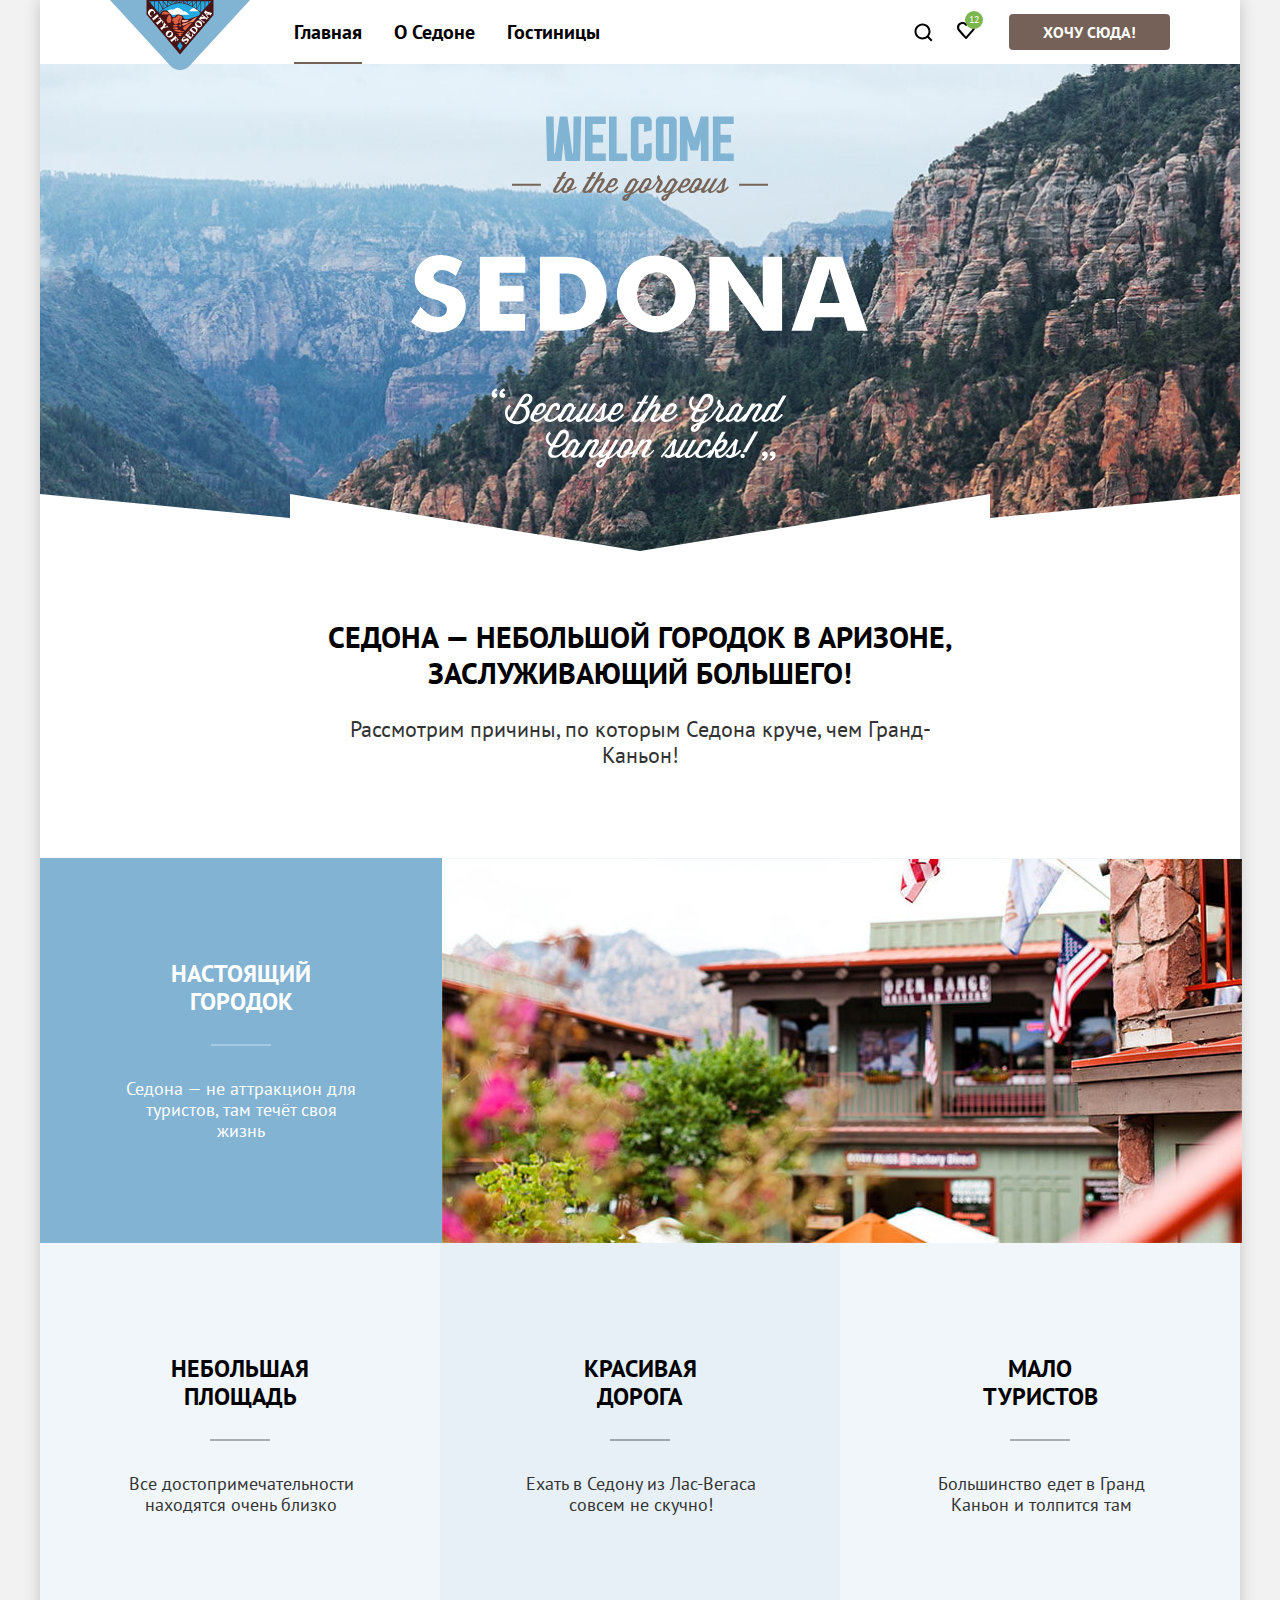
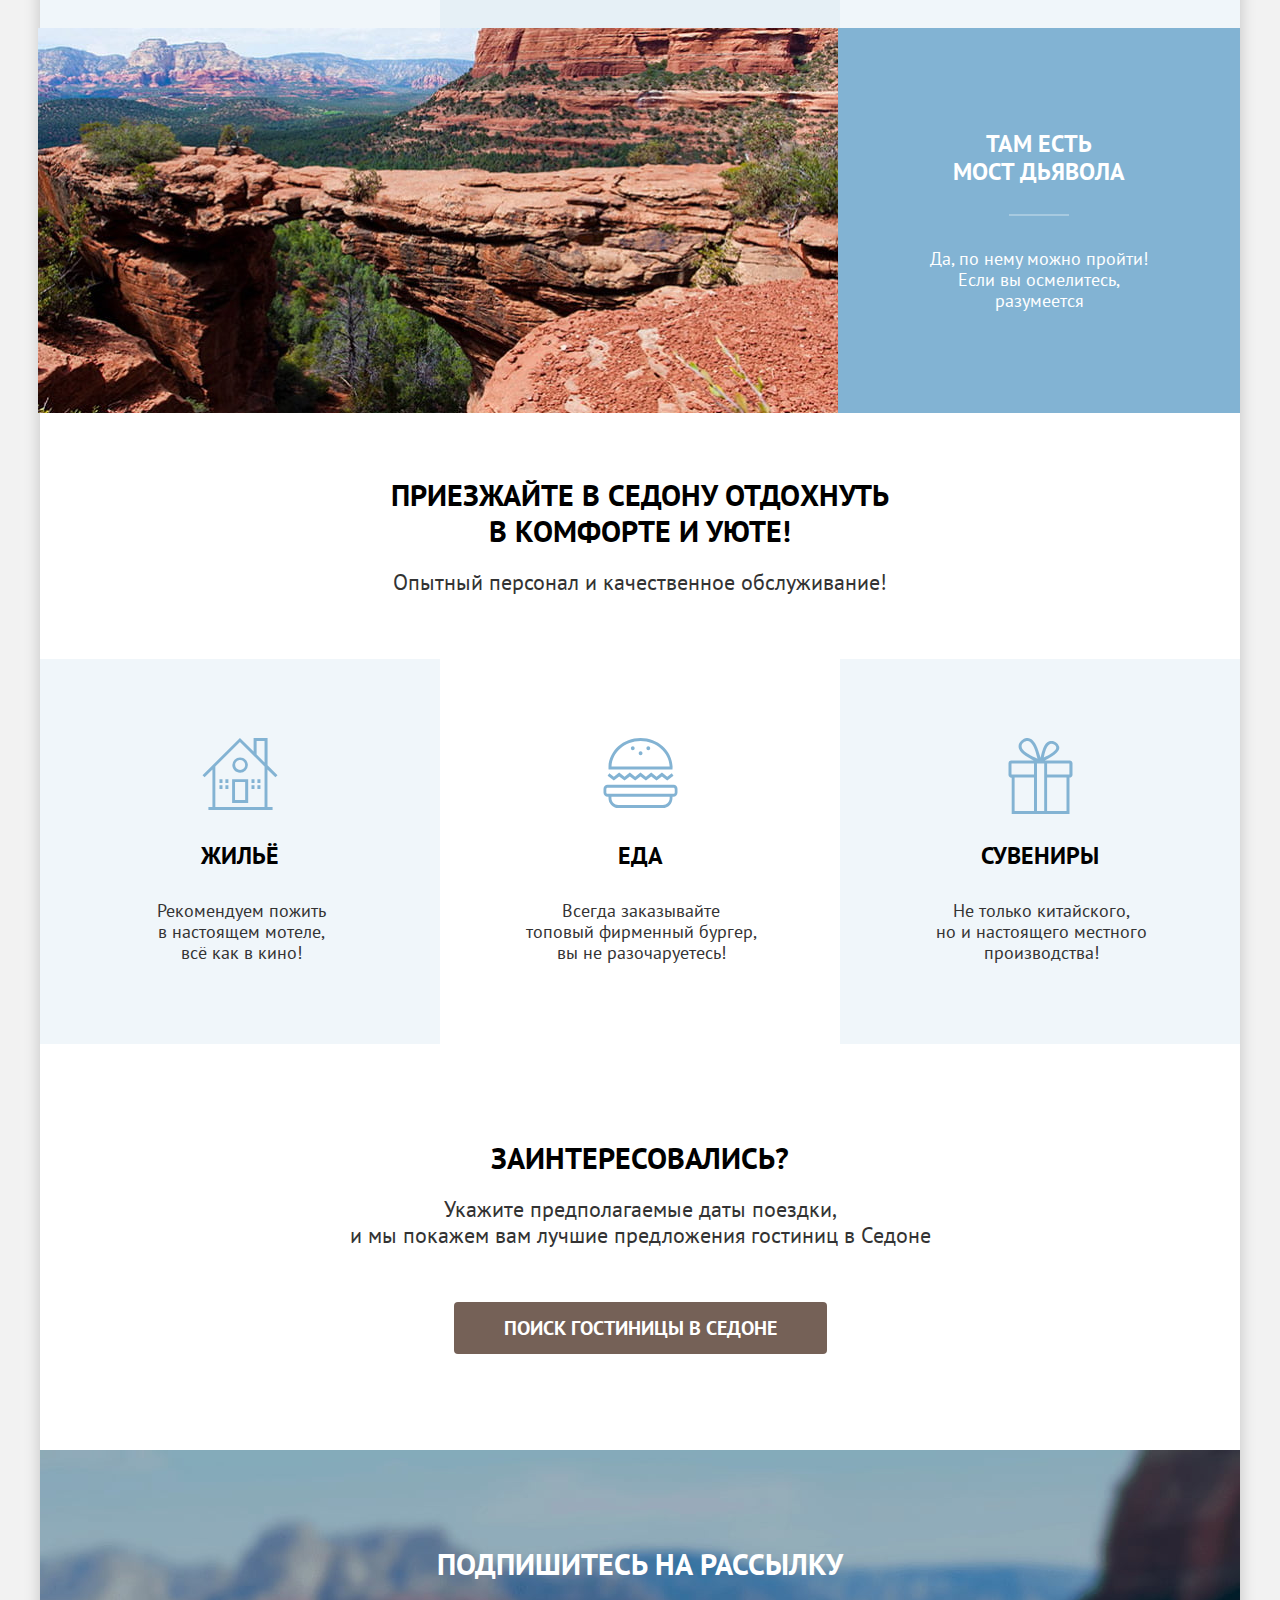
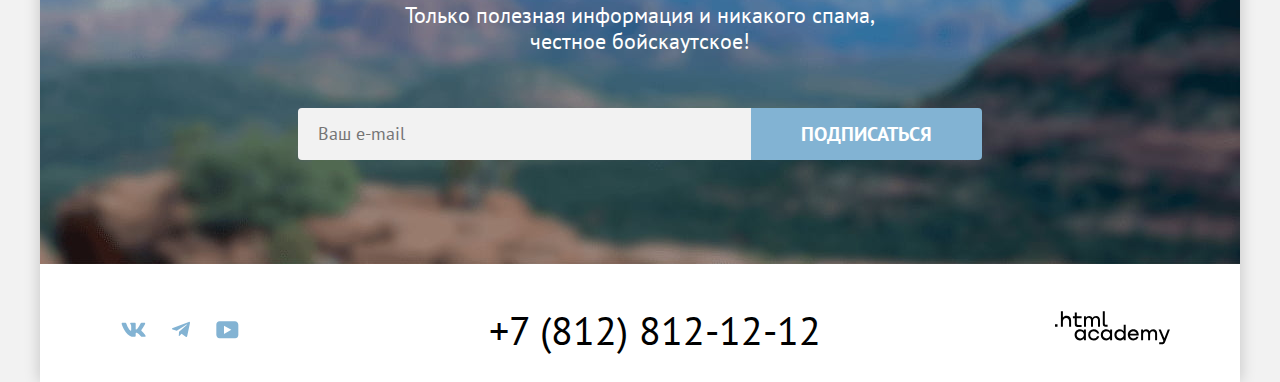
<file: index.html>
<!DOCTYPE html>
<html lang="ru">

  <head>
    <meta charset="utf-8">
    <title>HTML Academy: Седона</title>
    <link rel="stylesheet" href="styles/styles.css">
    <link rel="icon" href="favicon.ico">
    <link rel="icon" type="image/png" href="images/favicon.png">
  </head>

  <body>
    <div class="page-container">
      <!--Header-->

      <header class="page-header">
        <a class="navigation-logo" href="index.html">
          <img class="page-header-logo" src="images/logo.svg" width="140" height="70" alt="Логотип города Седона.">
        </a>
        <nav class="navigation">
          <ul class="navigation-list">
            <li class="navigation-item">
              <a class="navigation-link navigation-link-current">Главная</a>
            </li>
            <li class="navigation-item">
              <a class="navigation-link" href="#">О Седоне</a>
            </li>
            <li class="navigation-item">
              <a class="navigation-link" href="catalog.html">Гостиницы</a>
            </li>
          </ul>

          <ul class="navigation-list navigation-user">
            <li class="navigation-item">
              <a class="navigation-link" href="#">
                <span class="visually-hidden">Поиск по сайту.</span>
                <svg class="navigation-user-icon" aria-hidden="true" focusable="false"
                  xmlns="http://www.w3.org/2000/svg" width="20" height="20" viewBox="0 0 20 20" fill="none">
                  <path fill="currentColor"
                    d="m19.5 18.008-3.7-3.68c1-1.292 1.7-2.983 1.7-4.872 0-4.376-3.6-7.956-8-7.956s-8 3.68-8 8.055c0 4.376 3.6 7.956 8 7.956 1.8 0 3.5-.597 4.9-1.69l3.7 3.679 1.4-1.492Zm-10-2.486c-3.3 0-6-2.685-6-5.967 0-3.282 2.7-5.967 6-5.967s6 2.685 6 5.967c0 3.282-2.7 5.967-6 5.967Z" />
                </svg>
              </a>
            </li>
            <li class="navigation-item">
              <a class="navigation-link" href="#">
                <span class="visually-hidden">Избранное.</span>
                <svg class="navigation-user-icon" aria-hidden="true" focusable="false"
                  xmlns="http://www.w3.org/2000/svg" width="18" height="17" viewBox="0 0 18 17" fill="none">
                  <path fill="currentColor"
                    d="M8.9 17c-.3 0-.6-.1-.8-.4-5.4-6.1-6.7-7.5-7-7.9C.4 7.8 0 6.6 0 5.4 0 2.4 2.4 0 5.5 0 6.8 0 8 .5 9 1.3 10 .5 11.3 0 12.5 0c3 0 5.5 2.4 5.5 5.4 0 1.3-.5 2.5-1.3 3.4l-7 7.9c-.2.2-.4.3-.8.3Zm-6-9.5c.3.4 3.5 4 6.1 6.9l6.2-7c.5-.5.7-1.2.7-2 0-1.8-1.5-3.3-3.3-3.3-1 0-2 .5-2.7 1.3-.3.3-.6.4-.9.4-.3 0-.6-.2-.8-.4-.7-.8-1.7-1.3-2.7-1.3-1.8 0-3.3 1.5-3.3 3.3-.1.9.3 1.6.7 2.1-.1 0-.1 0 0 0Z" />
                </svg>
                <span class="favourites-number">12</span>
              </a>
            </li>
            <li class="navigation-item">
              <a class="button link-button link-button-header" href="#">Хочу сюда!</a>
            </li>
          </ul>
        </nav>
      </header>

      <!--Main-->

      <main class="main-container main-index">
        <h1 class="visually-hidden">Седона.</h1>
        <section class="hero">
          <h2 class="visually-hidden">Добро пожаловать в Седону.</h2>
          <img class="slogan" src="images/welcome.svg" width="458" height="352"
            alt="Welcome to the gorgeous Sedona. Because the Grand Canyon sucks!">
        </section>

        <section class="advantages">
          <div class="advantages-tagline">
            <h2 class="visually-hidden">Преимущества.</h2>
            <p class="tagline tagline-lead">
              Седона — небольшой городок в Аризоне,
              заслуживающий большего!
            </p>
            <p class="tagline-small">
              Рассмотрим причины, по которым Седона круче, чем Гранд-Каньон!
            </p>
          </div>

          <ul class="advantages-list">
            <li class="advantages-item advantage-image">
              <div class="background-bright">
                <h3 class="title">Настоящий городок</h3>
                <p class="description">
                  Седона — не аттракцион для туристов, там течёт своя жизнь
                </p>
              </div>
              <img class="advantage-picture" src="images/advantages-city.jpg" width="800" height="385"
                alt="Вид города Седона.">
            </li>
            <li class="advantages-item">
              <h3 class="title">Небольшая площадь</h3>
              <p class="description">
                Все достопримечательности находятся очень близко
              </p>
            </li>
            <li class="advantages-item background-light">
              <h3 class="title">Красивая дорога</h3>
              <p class="description">
                Ехать в Седону из Лас-Вегаса совсем не скучно!
              </p>
            </li>
            <li class="advantages-item">
              <h3 class="title">Мало туристов</h3>
              <p class="description">
                Большинство едет в Гранд Каньон и толпится там
              </p>
            </li>
            <li class="advantages-item advantage-image advantage-image-reverse">
              <div class="background-bright">
                <h3 class="title">Там есть <br> мост дьявола</h3>
                <p class="description">
                  Да, по нему можно пройти! Если вы осмелитесь, разумеется
                </p>
              </div>
              <img class="advantage-picture" src="images/advantages-bridge.jpg" width="800" height="385"
                alt="Мост дьявола.">
            </li>
          </ul>
        </section>

        <section class="services">
          <div class="services-tagline">
            <h2 class="visually-hidden">Услуги.</h2>
            <p class="tagline">
              Приезжайте в Седону отдохнуть в комфорте и уюте!
            </p>
            <p class="tagline-small">
              Опытный персонал и качественное обслуживание!
            </p>
          </div>

          <ul class="services-list">
            <li class="services-item services-item-accommodation">
              <h3 class="title">Жильё</h3>
              <p class="description">
                Рекомендуем пожить в&nbsp;настоящем мотеле, всё&nbsp;как&nbsp;в кино!
              </p>
            </li>
            <li class="services-item services-item-food">
              <h3 class="title">Еда</h3>
              <p class="description">
                Всегда заказывайте топовый&nbsp;фирменный бургер, вы не
                разочаруетесь!
              </p>
            </li>
            <li class="services-item services-item-souvenirs">
              <h3 class="title">Сувениры</h3>
              <p class="description">
                Не только китайского, <br> но и настоящего местного производства!
              </p>
            </li>
          </ul>
        </section>

        <section class="search">
          <div class="search-container">
            <h2 class="visually-hidden">Поиск гостиницы.</h2>
            <p class="tagline">Заинтересовались?</p>
            <p class="tagline-small">
              Укажите предполагаемые даты поездки, <br>
              и мы покажем вам лучшие предложения гостиниц в Седоне
            </p>
            <a class="search-link button link-button" href="#">Поиск гостиницы в Седоне</a>
          </div>
        </section>
      </main>

      <!--Footer-->

      <footer class="page-footer">
        <section class="subscription index-subscription">
          <h2 class="subscription-title tagline">Подпишитесь на рассылку</h2>
          <p class="tagline-small">
            Только полезная информация и никакого спама,
            честное бойскаутское!
          </p>
          <form class="subscription-form" action="https://echo.htmlacademy.ru/" method="post">
            <label for="subscription-email" class="visually-hidden">Email.</label>
            <input class="field email-field" placeholder="Ваш e-mail" type="email" name="subscription-email"
              id="subscription-email" required>
            <button class="button subscription-button" type="submit">
              Подписаться
            </button>
          </form>
        </section>

        <section class="footer-contacts">
          <h2 class="visually-hidden">Контакты.</h2>

          <ul class="footer-contacts-socials-list">
            <li class="footer-socials-item">
              <a class="socials-link" href="https://vk.com/htmlacademy">
                <span class="visually-hidden">ВКонтакте.</span>
                <svg aria-hidden="true" focusable="false" xmlns="http://www.w3.org/2000/svg" width="25" height="15"
                  viewBox="0 0 25 15" fill="none">
                  <path fill="currentColor" fill-rule="evenodd"
                    d="M24.12 1.8c.16-.54 0-.94-.8-.94H20.7c-.67 0-.98.34-1.15.73 0 0-1.33 3.2-3.22 5.27-.61.6-.9.8-1.23.8-.16 0-.41-.2-.41-.75v-5.1c0-.66-.19-.95-.74-.95H9.82c-.42 0-.67.3-.67.59 0 .62.95.76 1.04 2.51v3.8c0 .83-.15.98-.48.98-.9 0-3.06-3.2-4.34-6.88-.25-.72-.5-1-1.18-1H1.57c-.75 0-.9.34-.9.73 0 .68.89 4.07 4.14 8.55 2.17 3.06 5.23 4.72 8 4.72 1.68 0 1.88-.37 1.88-1v-2.32c0-.74.16-.88.7-.88.38 0 1.05.19 2.6 1.66 1.79 1.75 2.08 2.54 3.08 2.54h2.63c.75 0 1.12-.37.9-1.1-.23-.72-1.08-1.77-2.2-3.02-.62-.71-1.54-1.48-1.82-1.86-.39-.5-.28-.71 0-1.15 0 0 3.2-4.42 3.54-5.93Z"
                    clip-rule="evenodd" />
                </svg>
              </a>
            </li>
            <li class="footer-socials-item">
              <a class="socials-link" href="https://t.me/htmlacademy">
                <span class="visually-hidden">Телеграм.</span>
                <svg aria-hidden="true" focusable="false" xmlns="http://www.w3.org/2000/svg" width="18" height="16"
                  viewBox="0 0 18 16" fill="none">
                  <path fill="currentColor"
                    d="M16.79.96.84 7.1c-1.09.44-1.08 1.05-.2 1.32l4.1 1.28 9.47-5.98c.44-.27.85-.13.52.17l-7.68 6.93-.28 4.22c.41 0 .6-.2.83-.41l1.99-1.94 4.13 3.06c.77.42 1.31.2 1.5-.71l2.72-12.8c.28-1.1-.43-1.61-1.16-1.28Z" />
                </svg>
              </a>
            </li>
            <li class="footer-socials-item">
              <a class="socials-link socials-link-youtube" href="https://www.youtube.com/user/htmlacademyru">
                <span class="visually-hidden">Youtube.</span>
                <svg aria-hidden="true" focusable="false" xmlns="http://www.w3.org/2000/svg" width="23" height="18"
                  viewBox="0 0 23 18" fill="none">
                  <path fill="currentColor"
                    d="M18.94.36H3.51C1.65.36.33 1.95.33 3.76v10.09c0 1.91 1.32 3.5 3.18 3.5h15.65c1.64 0 3.17-1.59 3.17-3.4V3.76c-.22-1.8-1.53-3.4-3.39-3.4ZM7.99 12.89V4.82l7.34 4.04-7.34 4.03Z" />
                </svg>
              </a>
            </li>
          </ul>

          <a class="footer-contacts-phone" href="tel:+78128121212">
            +7 (812) 812-12-12</a>

          <a class="footer-contacts-email" href="https://htmlacademy.ru/">
            <span class="visually-hidden">html academy.</span>
            <svg aria-hidden="true" focusable="false" xmlns="http://www.w3.org/2000/svg" width="115" height="34"
              viewBox="0 0 115 34" fill="none">
              <path fill="currentColor"
                d="M0 13.26v2.6h2.5v-2.6H0ZM11.6 4.86c-1.6 0-2.8.7-3.6 1.7h-.1V.36h-2v15.5h2v-5.3c0-2.1 1.3-3.6 3.3-3.6 1.8 0 2.9 1.4 2.9 3.2v5.7h2v-6.1c.1-3-1.8-4.9-4.5-4.9ZM26.6 5.16h-4.8v-3.7h-2v3.8h-1.9v2h1.9v6c0 1.7 1 2.7 2.7 2.7h4.1v-2h-3.7c-.7 0-1.1-.4-1.1-1.1v-5.7h4.8v-2ZM41.1 4.96c-1.6 0-2.9.8-3.5 2.1h-.1c-.6-1.2-1.8-2.1-3.4-2.1-1.4 0-2.5.8-3.1 1.8h-.1v-1.6H29v10.6h2v-5.4c0-2 1-3.5 2.6-3.5 1.5 0 2.4 1 2.4 2.6v6.3h2v-5.6c0-2.4 1.4-3.3 2.6-3.3 1.5 0 2.4 1 2.4 2.6v6.3h2v-6.5c.1-2.5-1.4-4.3-3.9-4.3ZM47.8 13.06c0 1.7 1 2.7 2.8 2.7h2v-2h-1.7c-.7 0-1.1-.4-1.1-1.1V.36h-2v12.7ZM28.9 20.06c-.9-1.1-2.2-1.8-3.9-1.8-3.1 0-5.4 2.3-5.4 5.6s2.3 5.6 5.4 5.6c1.8 0 3-.8 3.8-1.9h.1v1.6h2v-10.6h-2v1.5Zm-3.6 7.4c-2.2 0-3.6-1.6-3.6-3.6s1.4-3.6 3.6-3.6 3.6 1.6 3.6 3.6c0 1.9-1.4 3.6-3.6 3.6ZM44.2 22.36c-.5-2.4-2.6-4.1-5.4-4.1a5.4 5.4 0 0 0-5.6 5.6c0 3.1 2.2 5.6 5.6 5.6 2.8 0 4.9-1.8 5.4-4.2h-2.1a3.4 3.4 0 0 1-3.3 2.3c-2.2 0-3.6-1.6-3.6-3.6s1.4-3.6 3.6-3.6c1.6 0 2.8 1 3.3 2.2h2.1v-.2ZM55.1 20.06c-.9-1.1-2.2-1.8-3.9-1.8-3.1 0-5.4 2.3-5.4 5.6s2.3 5.6 5.4 5.6c1.8 0 3-.8 3.8-1.9h.1v1.6h2v-10.6h-2v1.5Zm-3.6 7.4c-2.2 0-3.6-1.6-3.6-3.6s1.4-3.6 3.6-3.6 3.6 1.6 3.6 3.6c0 1.9-1.5 3.6-3.6 3.6ZM68.7 20.16c-.9-1.1-2.2-1.9-3.9-1.9-3.1 0-5.4 2.3-5.4 5.6s2.2 5.6 5.4 5.6c1.7 0 3-.8 3.8-1.8h.1v1.5h2v-15.4h-2v6.4Zm-3.6 7.3c-2.2 0-3.6-1.6-3.6-3.6s1.4-3.6 3.6-3.6 3.6 1.6 3.6 3.6c-.1 2-1.5 3.6-3.6 3.6ZM78.3 18.26c-3.3 0-5.5 2.5-5.5 5.6 0 3 2.1 5.6 5.5 5.6 2.5 0 4.5-1.3 5.2-3.6h-2.1c-.5 1-1.6 1.6-3 1.6-1.9 0-3.3-1.3-3.4-2.9h8.8c.2-3.6-2-6.3-5.5-6.3Zm0 1.9c1.7 0 3 1 3.3 2.6h-6.5c.3-1.5 1.5-2.6 3.2-2.6ZM98.2 18.26c-1.6 0-2.9.8-3.6 2h-.1c-.6-1.2-1.8-2-3.4-2-1.4 0-2.5.7-3.1 1.8v-1.5h-1.9v10.6h2v-5.4c0-2 1-3.4 2.6-3.5 1.5 0 2.4 1 2.4 2.6v6.3h2v-5.6c0-2.4 1.4-3.3 2.6-3.3 1.5 0 2.4 1 2.4 2.6v6.3h2v-6.5c.1-2.6-1.4-4.4-3.9-4.4ZM109.4 27.36l-3.6-8.9h-2.2l4.8 11.6c-.3.9-.7 1.2-1.7 1.2h-2.5v2h2.5c1.8 0 2.8-.8 3.5-2.6l4.7-12.2h-2.1l-3.4 8.9Z" />
            </svg>
          </a>
        </section>
      </footer>
    </div>
    <div class="modal-container modal-container-close">
      <div class="modal modal-search">
        <button class="modal-close-button" type="button">
          <span class="visually-hidden">Закрыть.</span>
          <svg class="modal-cross-icon" width="15" height="15" viewBox="0 0 15 15" fill="none"
            xmlns="http://www.w3.org/2000/svg">
            <path
              d="M14.4905 1.78288L13.1982 0.49057L7.49048 6.19826L1.78279 0.49057L0.490479 1.78288L6.19817 7.49057L0.490479 13.1983L1.78279 14.4906L7.49048 8.78288L13.1982 14.4906L14.4905 13.1983L8.78279 7.49057L14.4905 1.78288Z"
              fill="black" />
          </svg>
        </button>
        <section class="modal-content">
          <h2 class="modal-title">Поиск гостиницы в Седоне</h2>
          <form class="modal-search-form" action="https://echo.htmlacademy.ru/" method="post">
            <label class="modal-lable" for="search-date-check-in">Дата Заезда:</label>
            <div class="field-group">
              <input class="search-form-field field" type="text" id="search-date-check-in" name="search-date-check-in"
                value="27 апреля 2020" placeholder="Укажите дату" required>
              <span class="modal-comment ivalid-data-text">Мы не можем отправить вас в прошлое.</span>
            </div>
            <label class="modal-lable" for="search-date-check-out">Дата Выезда:</label>
            <div class="field-group">
              <input class="search-form-field field" type="text" id="search-date-check-out" name="search-date-check-out"
                value="1 сентября 2023" placeholder="Укажите дату" required>
              <span class="modal-comment available-date-text">На эти даты есть свободные номера. Пока есть.</span>
            </div>
            <label class="modal-lable modal-lable-number" for="search-number-adults">Взрослые:</label>
            <div class="modal-buttons-wrapper modal-buttons-wrapper-adults">
              <button class="button modal-button modal-minus-button" type="button">
                <span class="visually-hidden">Уменьшить количество взрослых.</span>
                <svg class="modal-icon modal-icon-minus" xmlns="http://www.w3.org/2000/svg" width="14" height="2"
                  fill="none" viewBox="0 0 14 2">
                  <path d="M0 0v2h14V0H0Z" />
                </svg>
              </button>
              <input class="search-form-field-number field" type="number" id="search-number-adults"
                name="search-number-adults" value="2" required>
              <button class="button modal-button modal-plus-button" type="button">
                <span class="visually-hidden">Добавить количество взрослых.</span>
                <svg class="modal-icon modal-icon-plus" xmlns="http://www.w3.org/2000/svg" width="14" height="14"
                  fill="none" viewBox="0 0 14 14">
                  <path d="M14 6H8V0H6v6H0v2h6v6h2V8h6V6Z" />
                </svg>
              </button>
            </div>
            <div class="modal-wrapper-tooltip">
              <label class="modal-lable modal-lable-number" for="search-number-kids">Дети:</label>
              <span class="modal-lable">
                <span class="tooltip">
                  <button class="button tooltip-button" type="button" aria-labelledby="tooltip-label-kids"></button>
                  <span class="tooltip-text tooltip-text-close" role="tooltip" id="tooltip-label-kids">Укажите
                    количество детей, которые
                    будут с вами, возраст которых от 6 до 18
                    лет. Дети до 6 лет размещаются бесплатно.</span>
                </span>
              </span>
            </div>
            <div class="modal-buttons-wrapper modal-buttons-wrapper-kids">
              <button class="button modal-button modal-minus-button" type="button">
                <span class="visually-hidden">Уменьшить количество детей.</span>
                <svg class="modal-icon modal-icon-minus" xmlns="http://www.w3.org/2000/svg" width="14" height="2"
                  fill="none" viewBox="0 0 14 2">
                  <path d="M0 0v2h14V0H0Z" />
                </svg>
              </button>
              <input class="search-form-field-number field" type="number" id="search-number-kids"
                name="search-number-kids" value="2" required>
              <button class="button modal-button modal-plus-button" type="button">
                <span class="visually-hidden">Добавить количество детей.</span>
                <svg class="modal-icon modal-icon-plus" xmlns="http://www.w3.org/2000/svg" width="14" height="14"
                  fill="none" viewBox="0 0 14 14">
                  <path d="M14 6H8V0H6v6H0v2h6v6h2V8h6V6Z" />
                </svg>
              </button>
            </div>
            <button class="button modal-search-button" type="submit">Найти</button>
          </form>
        </section>

      </div>
    </div>

  </body>

</html>
</file>
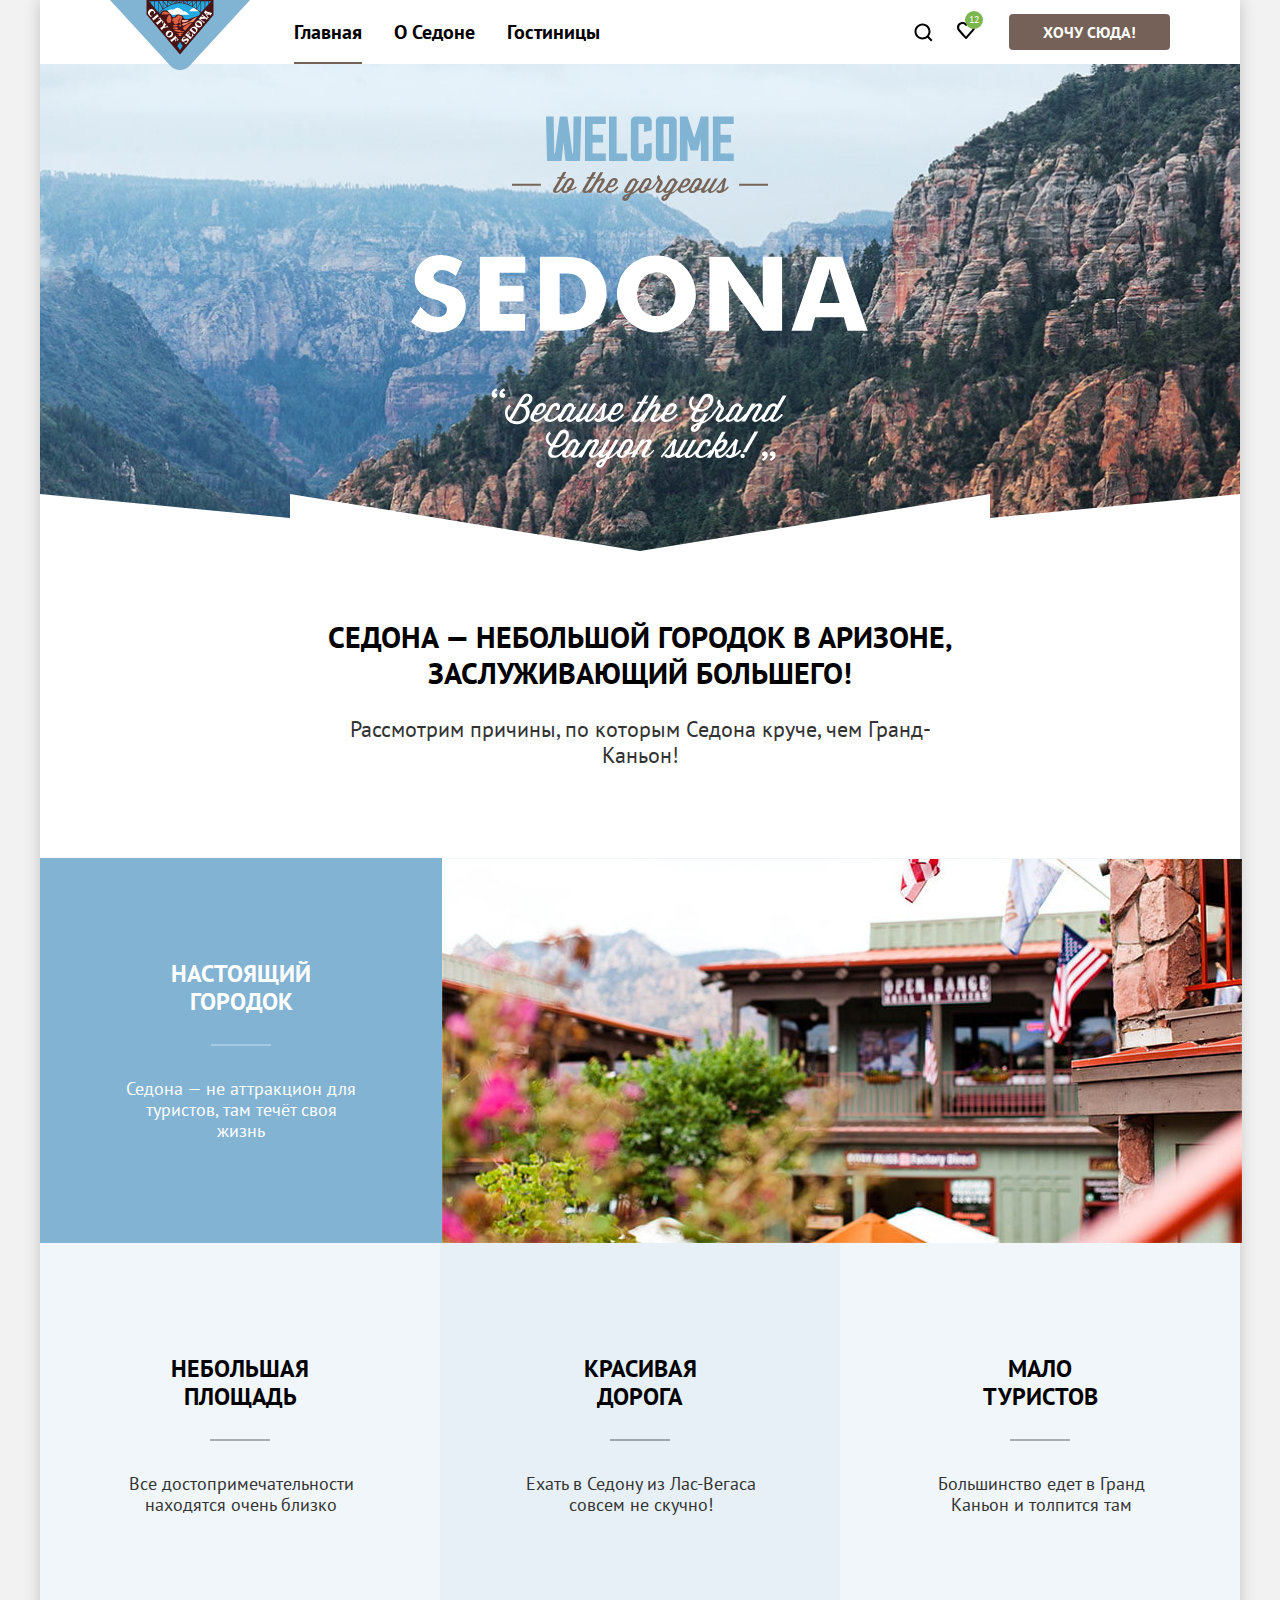
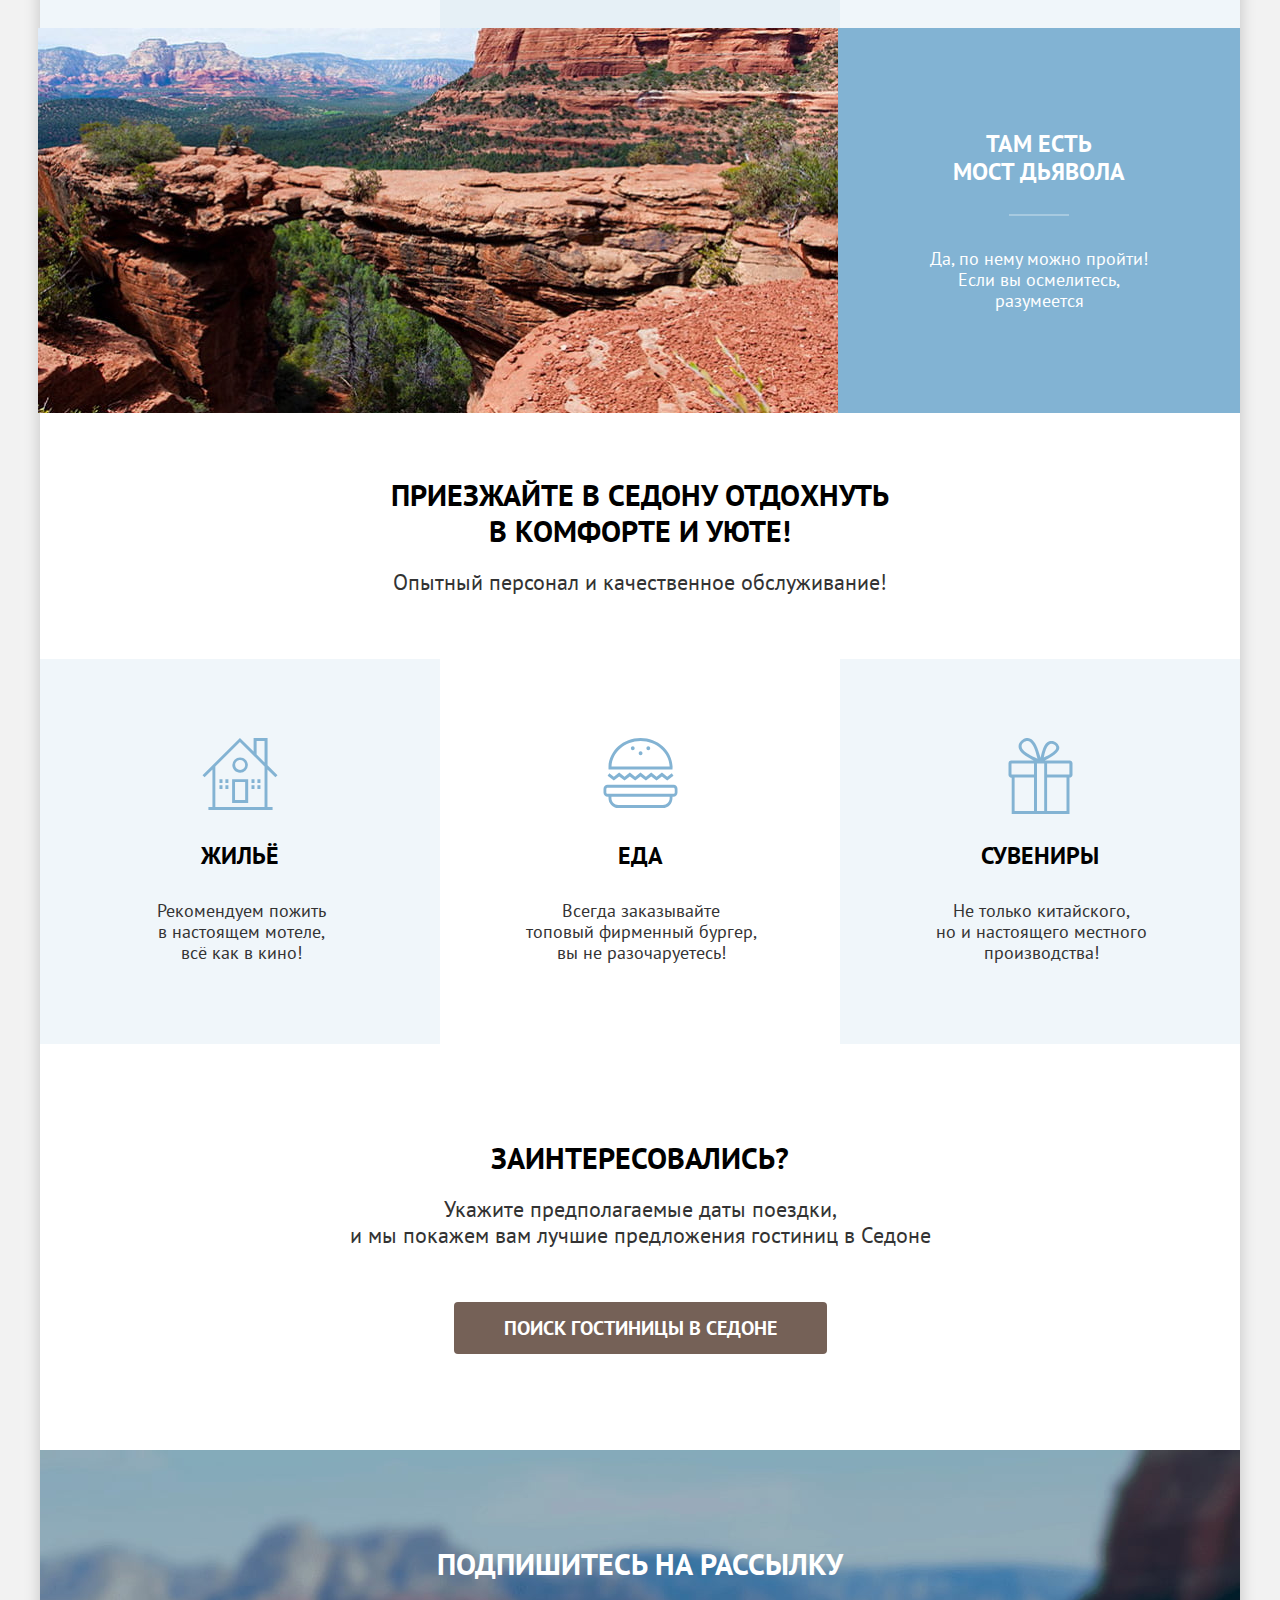
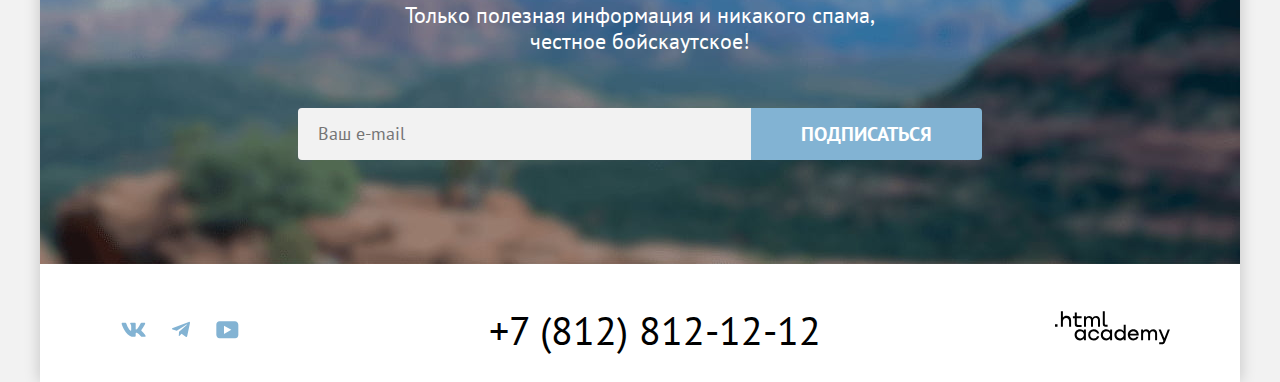
<file: 10/index.html>
<!DOCTYPE html>
<html lang="ru">

  <head>
    <meta charset="utf-8">
    <title>HTML Academy: Седона</title>
    <link rel="stylesheet" href="styles/styles.css">
    <link rel="icon" href="favicon.ico">
    <link rel="icon" type="image/png" href="images/favicon.png">
    <base href="https://htmlacademy-htmlcss.github.io/2251495-sedona-36/10/">
</head>

  <body>
    <div class="page-container">
      <!--Header-->

      <header class="page-header">
        <a class="navigation-logo" href="index.html">
          <img class="page-header-logo" src="images/logo.svg" width="140" height="70" alt="Логотип города Седона.">
        </a>
        <nav class="navigation">
          <ul class="navigation-list">
            <li class="navigation-item">
              <a class="navigation-link navigation-link-current">Главная</a>
            </li>
            <li class="navigation-item">
              <a class="navigation-link" href="#">О Седоне</a>
            </li>
            <li class="navigation-item">
              <a class="navigation-link" href="catalog.html">Гостиницы</a>
            </li>
          </ul>

          <ul class="navigation-list navigation-user">
            <li class="navigation-item">
              <a class="navigation-link" href="#">
                <span class="visually-hidden">Поиск по сайту.</span>
                <svg class="navigation-user-icon" aria-hidden="true" focusable="false"
                  xmlns="http://www.w3.org/2000/svg" width="20" height="20" viewBox="0 0 20 20" fill="none">
                  <path fill="currentColor"
                    d="m19.5 18.008-3.7-3.68c1-1.292 1.7-2.983 1.7-4.872 0-4.376-3.6-7.956-8-7.956s-8 3.68-8 8.055c0 4.376 3.6 7.956 8 7.956 1.8 0 3.5-.597 4.9-1.69l3.7 3.679 1.4-1.492Zm-10-2.486c-3.3 0-6-2.685-6-5.967 0-3.282 2.7-5.967 6-5.967s6 2.685 6 5.967c0 3.282-2.7 5.967-6 5.967Z" />
                </svg>
              </a>
            </li>
            <li class="navigation-item">
              <a class="navigation-link" href="#">
                <span class="visually-hidden">Избранное.</span>
                <svg class="navigation-user-icon" aria-hidden="true" focusable="false"
                  xmlns="http://www.w3.org/2000/svg" width="18" height="17" viewBox="0 0 18 17" fill="none">
                  <path fill="currentColor"
                    d="M8.9 17c-.3 0-.6-.1-.8-.4-5.4-6.1-6.7-7.5-7-7.9C.4 7.8 0 6.6 0 5.4 0 2.4 2.4 0 5.5 0 6.8 0 8 .5 9 1.3 10 .5 11.3 0 12.5 0c3 0 5.5 2.4 5.5 5.4 0 1.3-.5 2.5-1.3 3.4l-7 7.9c-.2.2-.4.3-.8.3Zm-6-9.5c.3.4 3.5 4 6.1 6.9l6.2-7c.5-.5.7-1.2.7-2 0-1.8-1.5-3.3-3.3-3.3-1 0-2 .5-2.7 1.3-.3.3-.6.4-.9.4-.3 0-.6-.2-.8-.4-.7-.8-1.7-1.3-2.7-1.3-1.8 0-3.3 1.5-3.3 3.3-.1.9.3 1.6.7 2.1-.1 0-.1 0 0 0Z" />
                </svg>
                <span class="favourites-number">12</span>
              </a>
            </li>
            <li class="navigation-item">
              <a class="button link-button link-button-header" href="#">Хочу сюда!</a>
            </li>
          </ul>
        </nav>
      </header>

      <!--Main-->

      <main class="main-container main-index">
        <h1 class="visually-hidden">Седона.</h1>
        <section class="hero">
          <h2 class="visually-hidden">Добро пожаловать в Седону.</h2>
          <img class="slogan" src="images/welcome.svg" width="458" height="352"
            alt="Welcome to the gorgeous Sedona. Because the Grand Canyon sucks!">
        </section>

        <section class="advantages">
          <div class="advantages-tagline">
            <h2 class="visually-hidden">Преимущества.</h2>
            <p class="tagline tagline-lead">
              Седона — небольшой городок в Аризоне,
              заслуживающий большего!
            </p>
            <p class="tagline-small">
              Рассмотрим причины, по которым Седона круче, чем Гранд-Каньон!
            </p>
          </div>

          <ul class="advantages-list">
            <li class="advantages-item advantage-image">
              <div class="background-bright">
                <h3 class="title">Настоящий городок</h3>
                <p class="description">
                  Седона — не аттракцион для туристов, там течёт своя жизнь
                </p>
              </div>
              <img class="advantage-picture" src="images/advantages-city.jpg" width="800" height="385"
                alt="Вид города Седона.">
            </li>
            <li class="advantages-item">
              <h3 class="title">Небольшая площадь</h3>
              <p class="description">
                Все достопримечательности находятся очень близко
              </p>
            </li>
            <li class="advantages-item background-light">
              <h3 class="title">Красивая дорога</h3>
              <p class="description">
                Ехать в Седону из Лас-Вегаса совсем не скучно!
              </p>
            </li>
            <li class="advantages-item">
              <h3 class="title">Мало туристов</h3>
              <p class="description">
                Большинство едет в Гранд Каньон и толпится там
              </p>
            </li>
            <li class="advantages-item advantage-image advantage-image-reverse">
              <div class="background-bright">
                <h3 class="title">Там есть <br> мост дьявола</h3>
                <p class="description">
                  Да, по нему можно пройти! Если вы осмелитесь, разумеется
                </p>
              </div>
              <img class="advantage-picture" src="images/advantages-bridge.jpg" width="800" height="385"
                alt="Мост дьявола.">
            </li>
          </ul>
        </section>

        <section class="services">
          <div class="services-tagline">
            <h2 class="visually-hidden">Услуги.</h2>
            <p class="tagline">
              Приезжайте в Седону отдохнуть в комфорте и уюте!
            </p>
            <p class="tagline-small">
              Опытный персонал и качественное обслуживание!
            </p>
          </div>

          <ul class="services-list">
            <li class="services-item services-item-accommodation">
              <h3 class="title">Жильё</h3>
              <p class="description">
                Рекомендуем пожить в&nbsp;настоящем мотеле, всё&nbsp;как&nbsp;в кино!
              </p>
            </li>
            <li class="services-item services-item-food">
              <h3 class="title">Еда</h3>
              <p class="description">
                Всегда заказывайте топовый&nbsp;фирменный бургер, вы не
                разочаруетесь!
              </p>
            </li>
            <li class="services-item services-item-souvenirs">
              <h3 class="title">Сувениры</h3>
              <p class="description">
                Не только китайского, <br> но и настоящего местного производства!
              </p>
            </li>
          </ul>
        </section>

        <section class="search">
          <div class="search-container">
            <h2 class="visually-hidden">Поиск гостиницы.</h2>
            <p class="tagline">Заинтересовались?</p>
            <p class="tagline-small">
              Укажите предполагаемые даты поездки, <br>
              и мы покажем вам лучшие предложения гостиниц в Седоне
            </p>
            <a class="search-link button link-button" href="#">Поиск гостиницы в Седоне</a>
          </div>
        </section>
      </main>

      <!--Footer-->

      <footer class="page-footer">
        <section class="subscription index-subscription">
          <h2 class="subscription-title tagline">Подпишитесь на рассылку</h2>
          <p class="tagline-small">
            Только полезная информация и никакого спама,
            честное бойскаутское!
          </p>
          <form class="subscription-form" action="https://echo.htmlacademy.ru/" method="post">
            <label for="subscription-email" class="visually-hidden">Email.</label>
            <input class="field email-field" placeholder="Ваш e-mail" type="email" name="subscription-email"
              id="subscription-email" required>
            <button class="button subscription-button" type="submit">
              Подписаться
            </button>
          </form>
        </section>

        <section class="footer-contacts">
          <h2 class="visually-hidden">Контакты.</h2>

          <ul class="footer-contacts-socials-list">
            <li class="footer-socials-item">
              <a class="socials-link" href="https://vk.com/htmlacademy">
                <span class="visually-hidden">ВКонтакте.</span>
                <svg aria-hidden="true" focusable="false" xmlns="http://www.w3.org/2000/svg" width="25" height="15"
                  viewBox="0 0 25 15" fill="none">
                  <path fill="currentColor" fill-rule="evenodd"
                    d="M24.12 1.8c.16-.54 0-.94-.8-.94H20.7c-.67 0-.98.34-1.15.73 0 0-1.33 3.2-3.22 5.27-.61.6-.9.8-1.23.8-.16 0-.41-.2-.41-.75v-5.1c0-.66-.19-.95-.74-.95H9.82c-.42 0-.67.3-.67.59 0 .62.95.76 1.04 2.51v3.8c0 .83-.15.98-.48.98-.9 0-3.06-3.2-4.34-6.88-.25-.72-.5-1-1.18-1H1.57c-.75 0-.9.34-.9.73 0 .68.89 4.07 4.14 8.55 2.17 3.06 5.23 4.72 8 4.72 1.68 0 1.88-.37 1.88-1v-2.32c0-.74.16-.88.7-.88.38 0 1.05.19 2.6 1.66 1.79 1.75 2.08 2.54 3.08 2.54h2.63c.75 0 1.12-.37.9-1.1-.23-.72-1.08-1.77-2.2-3.02-.62-.71-1.54-1.48-1.82-1.86-.39-.5-.28-.71 0-1.15 0 0 3.2-4.42 3.54-5.93Z"
                    clip-rule="evenodd" />
                </svg>
              </a>
            </li>
            <li class="footer-socials-item">
              <a class="socials-link" href="https://t.me/htmlacademy">
                <span class="visually-hidden">Телеграм.</span>
                <svg aria-hidden="true" focusable="false" xmlns="http://www.w3.org/2000/svg" width="18" height="16"
                  viewBox="0 0 18 16" fill="none">
                  <path fill="currentColor"
                    d="M16.79.96.84 7.1c-1.09.44-1.08 1.05-.2 1.32l4.1 1.28 9.47-5.98c.44-.27.85-.13.52.17l-7.68 6.93-.28 4.22c.41 0 .6-.2.83-.41l1.99-1.94 4.13 3.06c.77.42 1.31.2 1.5-.71l2.72-12.8c.28-1.1-.43-1.61-1.16-1.28Z" />
                </svg>
              </a>
            </li>
            <li class="footer-socials-item">
              <a class="socials-link socials-link-youtube" href="https://www.youtube.com/user/htmlacademyru">
                <span class="visually-hidden">Youtube.</span>
                <svg aria-hidden="true" focusable="false" xmlns="http://www.w3.org/2000/svg" width="23" height="18"
                  viewBox="0 0 23 18" fill="none">
                  <path fill="currentColor"
                    d="M18.94.36H3.51C1.65.36.33 1.95.33 3.76v10.09c0 1.91 1.32 3.5 3.18 3.5h15.65c1.64 0 3.17-1.59 3.17-3.4V3.76c-.22-1.8-1.53-3.4-3.39-3.4ZM7.99 12.89V4.82l7.34 4.04-7.34 4.03Z" />
                </svg>
              </a>
            </li>
          </ul>

          <a class="footer-contacts-phone" href="tel:+78128121212">
            +7 (812) 812-12-12</a>

          <a class="footer-contacts-email" href="https://htmlacademy.ru/">
            <span class="visually-hidden">html academy.</span>
            <svg aria-hidden="true" focusable="false" xmlns="http://www.w3.org/2000/svg" width="115" height="34"
              viewBox="0 0 115 34" fill="none">
              <path fill="currentColor"
                d="M0 13.26v2.6h2.5v-2.6H0ZM11.6 4.86c-1.6 0-2.8.7-3.6 1.7h-.1V.36h-2v15.5h2v-5.3c0-2.1 1.3-3.6 3.3-3.6 1.8 0 2.9 1.4 2.9 3.2v5.7h2v-6.1c.1-3-1.8-4.9-4.5-4.9ZM26.6 5.16h-4.8v-3.7h-2v3.8h-1.9v2h1.9v6c0 1.7 1 2.7 2.7 2.7h4.1v-2h-3.7c-.7 0-1.1-.4-1.1-1.1v-5.7h4.8v-2ZM41.1 4.96c-1.6 0-2.9.8-3.5 2.1h-.1c-.6-1.2-1.8-2.1-3.4-2.1-1.4 0-2.5.8-3.1 1.8h-.1v-1.6H29v10.6h2v-5.4c0-2 1-3.5 2.6-3.5 1.5 0 2.4 1 2.4 2.6v6.3h2v-5.6c0-2.4 1.4-3.3 2.6-3.3 1.5 0 2.4 1 2.4 2.6v6.3h2v-6.5c.1-2.5-1.4-4.3-3.9-4.3ZM47.8 13.06c0 1.7 1 2.7 2.8 2.7h2v-2h-1.7c-.7 0-1.1-.4-1.1-1.1V.36h-2v12.7ZM28.9 20.06c-.9-1.1-2.2-1.8-3.9-1.8-3.1 0-5.4 2.3-5.4 5.6s2.3 5.6 5.4 5.6c1.8 0 3-.8 3.8-1.9h.1v1.6h2v-10.6h-2v1.5Zm-3.6 7.4c-2.2 0-3.6-1.6-3.6-3.6s1.4-3.6 3.6-3.6 3.6 1.6 3.6 3.6c0 1.9-1.4 3.6-3.6 3.6ZM44.2 22.36c-.5-2.4-2.6-4.1-5.4-4.1a5.4 5.4 0 0 0-5.6 5.6c0 3.1 2.2 5.6 5.6 5.6 2.8 0 4.9-1.8 5.4-4.2h-2.1a3.4 3.4 0 0 1-3.3 2.3c-2.2 0-3.6-1.6-3.6-3.6s1.4-3.6 3.6-3.6c1.6 0 2.8 1 3.3 2.2h2.1v-.2ZM55.1 20.06c-.9-1.1-2.2-1.8-3.9-1.8-3.1 0-5.4 2.3-5.4 5.6s2.3 5.6 5.4 5.6c1.8 0 3-.8 3.8-1.9h.1v1.6h2v-10.6h-2v1.5Zm-3.6 7.4c-2.2 0-3.6-1.6-3.6-3.6s1.4-3.6 3.6-3.6 3.6 1.6 3.6 3.6c0 1.9-1.5 3.6-3.6 3.6ZM68.7 20.16c-.9-1.1-2.2-1.9-3.9-1.9-3.1 0-5.4 2.3-5.4 5.6s2.2 5.6 5.4 5.6c1.7 0 3-.8 3.8-1.8h.1v1.5h2v-15.4h-2v6.4Zm-3.6 7.3c-2.2 0-3.6-1.6-3.6-3.6s1.4-3.6 3.6-3.6 3.6 1.6 3.6 3.6c-.1 2-1.5 3.6-3.6 3.6ZM78.3 18.26c-3.3 0-5.5 2.5-5.5 5.6 0 3 2.1 5.6 5.5 5.6 2.5 0 4.5-1.3 5.2-3.6h-2.1c-.5 1-1.6 1.6-3 1.6-1.9 0-3.3-1.3-3.4-2.9h8.8c.2-3.6-2-6.3-5.5-6.3Zm0 1.9c1.7 0 3 1 3.3 2.6h-6.5c.3-1.5 1.5-2.6 3.2-2.6ZM98.2 18.26c-1.6 0-2.9.8-3.6 2h-.1c-.6-1.2-1.8-2-3.4-2-1.4 0-2.5.7-3.1 1.8v-1.5h-1.9v10.6h2v-5.4c0-2 1-3.4 2.6-3.5 1.5 0 2.4 1 2.4 2.6v6.3h2v-5.6c0-2.4 1.4-3.3 2.6-3.3 1.5 0 2.4 1 2.4 2.6v6.3h2v-6.5c.1-2.6-1.4-4.4-3.9-4.4ZM109.4 27.36l-3.6-8.9h-2.2l4.8 11.6c-.3.9-.7 1.2-1.7 1.2h-2.5v2h2.5c1.8 0 2.8-.8 3.5-2.6l4.7-12.2h-2.1l-3.4 8.9Z" />
            </svg>
          </a>
        </section>
      </footer>
    </div>
    <div class="modal-container modal-container-close">
      <div class="modal modal-search">
        <button class="modal-close-button" type="button">
          <span class="visually-hidden">Закрыть.</span>
          <svg class="modal-cross-icon" width="15" height="15" viewBox="0 0 15 15" fill="none"
            xmlns="http://www.w3.org/2000/svg">
            <path
              d="M14.4905 1.78288L13.1982 0.49057L7.49048 6.19826L1.78279 0.49057L0.490479 1.78288L6.19817 7.49057L0.490479 13.1983L1.78279 14.4906L7.49048 8.78288L13.1982 14.4906L14.4905 13.1983L8.78279 7.49057L14.4905 1.78288Z"
              fill="black" />
          </svg>
        </button>
        <section class="modal-content">
          <h2 class="modal-title">Поиск гостиницы в Седоне</h2>
          <form class="modal-search-form" action="https://echo.htmlacademy.ru/" method="post">
            <label class="modal-lable" for="search-date-check-in">Дата Заезда:</label>
            <div class="field-group">
              <input class="search-form-field field" type="text" id="search-date-check-in" name="search-date-check-in"
                value="27 апреля 2020" placeholder="Укажите дату">
              <span class="modal-comment ivalid-data-text">Мы не можем отправить вас в прошлое.</span>
            </div>
            <label class="modal-lable" for="search-date-check-out">Дата Выезда:</label>
            <div class="field-group">
              <input class="search-form-field field" type="text" id="search-date-check-out" name="search-date-check-out"
                value="1 сентября 2023" placeholder="Укажите дату">
              <span class="modal-comment available-date-text">На эти даты есть свободные номера. Пока есть.</span>
            </div>
            <label class="modal-lable modal-lable-number" for="search-number-adults">Взрослые:</label>
            <div class="modal-buttons-wrapper modal-buttons-wrapper-adults">
              <button class="button modal-button modal-minus-button" type="button">
                <span class="visually-hidden">Уменьшить количество взрослых.</span>
                <svg class="modal-icon modal-icon-minus" xmlns="http://www.w3.org/2000/svg" width="14" height="2"
                  fill="none" viewBox="0 0 14 2">
                  <path d="M0 0v2h14V0H0Z" />
                </svg>
              </button>
              <input class="search-form-field-number field" type="number" id="search-number-adults"
                name="search-number-adults" value="2">
              <button class="button modal-button modal-plus-button" type="button">
                <span class="visually-hidden">Добавить количество взрослых.</span>
                <svg class="modal-icon modal-icon-plus" xmlns="http://www.w3.org/2000/svg" width="14" height="14"
                  fill="none" viewBox="0 0 14 14">
                  <path d="M14 6H8V0H6v6H0v2h6v6h2V8h6V6Z" />
                </svg>
              </button>
            </div>
            <div class="modal-wrapper-tooltip">
              <label class="modal-lable modal-lable-number" for="search-number-kids">Дети:</label>
              <span class="modal-lable">
                <span class="tooltip">
                  <button class="button tooltip-button" type="button" aria-labelledby="tooltip-label-kids"></button>
                  <span class="tooltip-text tooltip-text-close" role="tooltip" id="tooltip-label-kids">Укажите
                    количество детей, которые
                    будут с вами, возраст которых от 6 до 18
                    лет. Дети до 6 лет размещаются бесплатно.</span>
                </span>
              </span>
            </div>
            <div class="modal-buttons-wrapper modal-buttons-wrapper-kids">
              <button class="button modal-button modal-minus-button" type="button">
                <span class="visually-hidden">Уменьшить количество детей.</span>
                <svg class="modal-icon modal-icon-minus" xmlns="http://www.w3.org/2000/svg" width="14" height="2"
                  fill="none" viewBox="0 0 14 2">
                  <path d="M0 0v2h14V0H0Z" />
                </svg>
              </button>
              <input class="search-form-field-number field" type="number" id="search-number-kids"
                name="search-number-kids" value="2">
              <button class="button modal-button modal-plus-button" type="button">
                <span class="visually-hidden">Добавить количество детей.</span>
                <svg class="modal-icon modal-icon-plus" xmlns="http://www.w3.org/2000/svg" width="14" height="14"
                  fill="none" viewBox="0 0 14 14">
                  <path d="M14 6H8V0H6v6H0v2h6v6h2V8h6V6Z" />
                </svg>
              </button>
            </div>
            <button class="button modal-search-button" type="submit">Найти</button>
          </form>
        </section>

      </div>
    </div>

  </body>

</html>
</file>
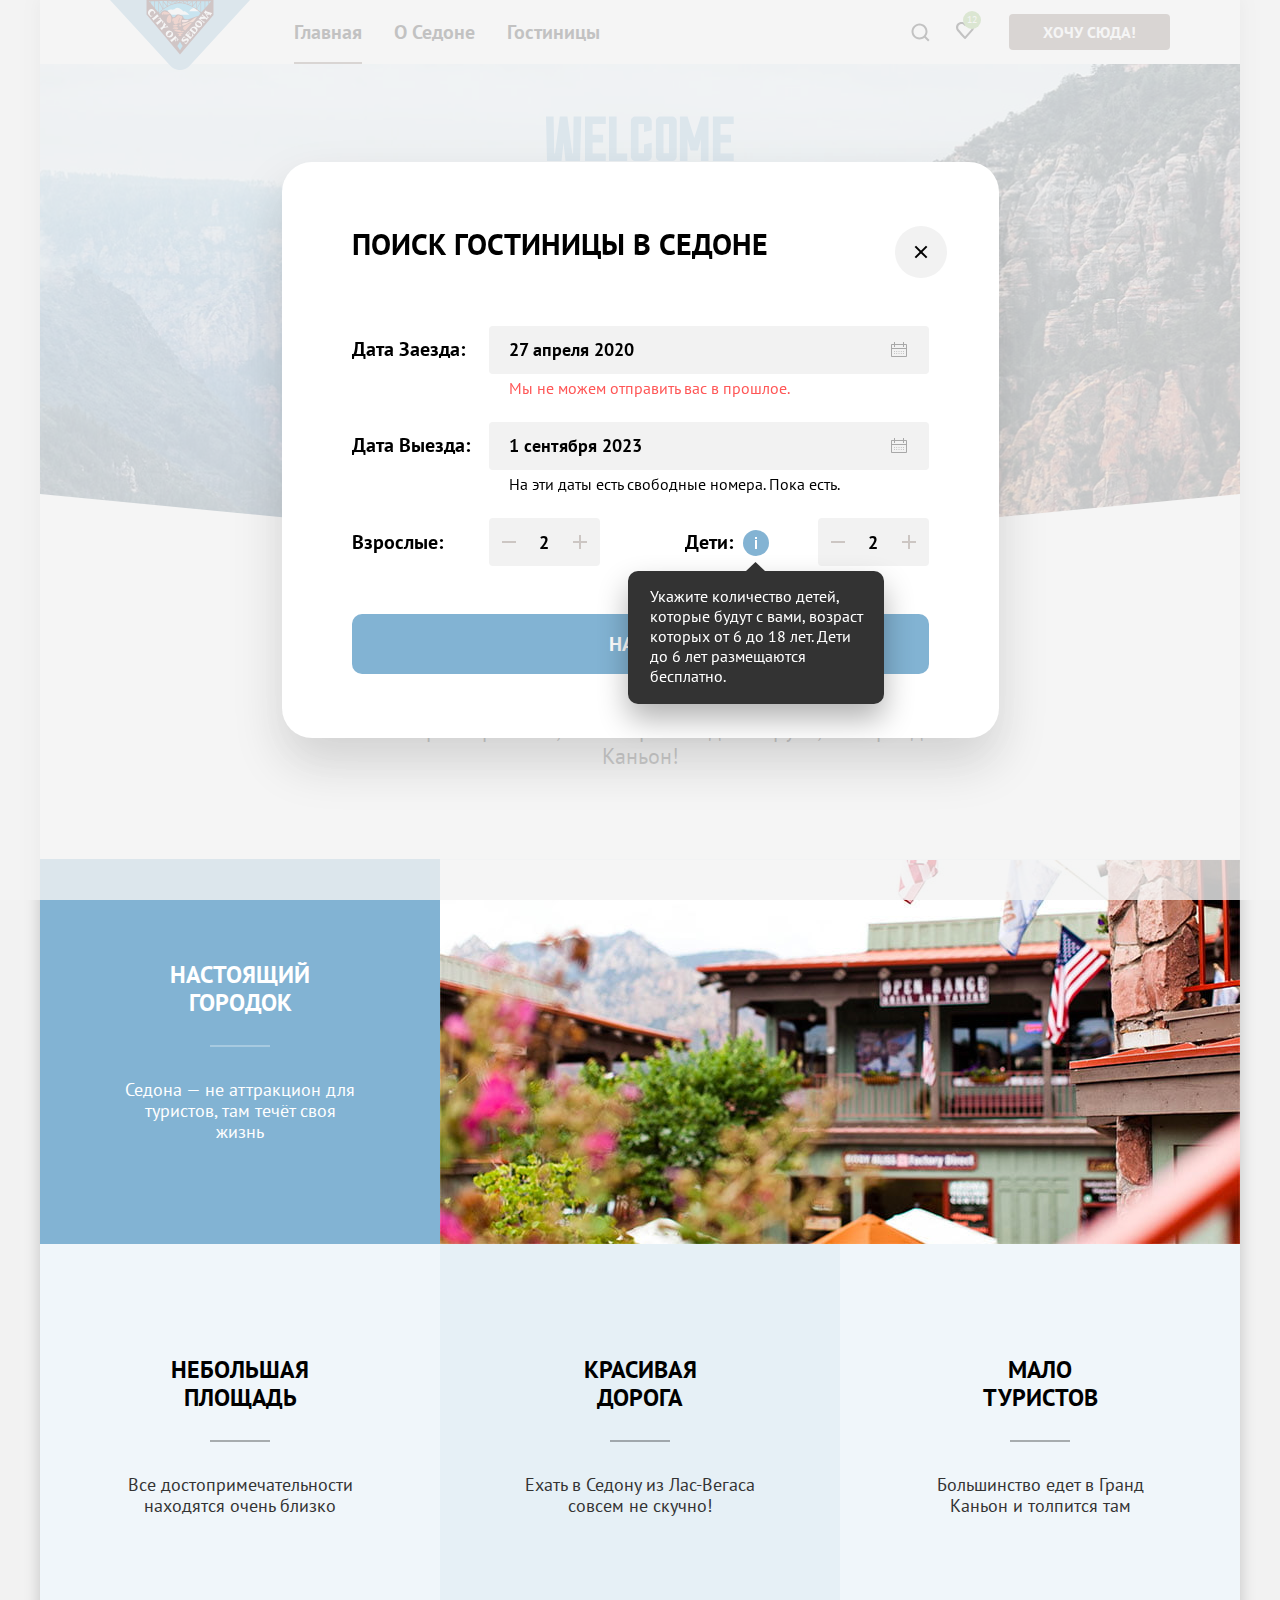
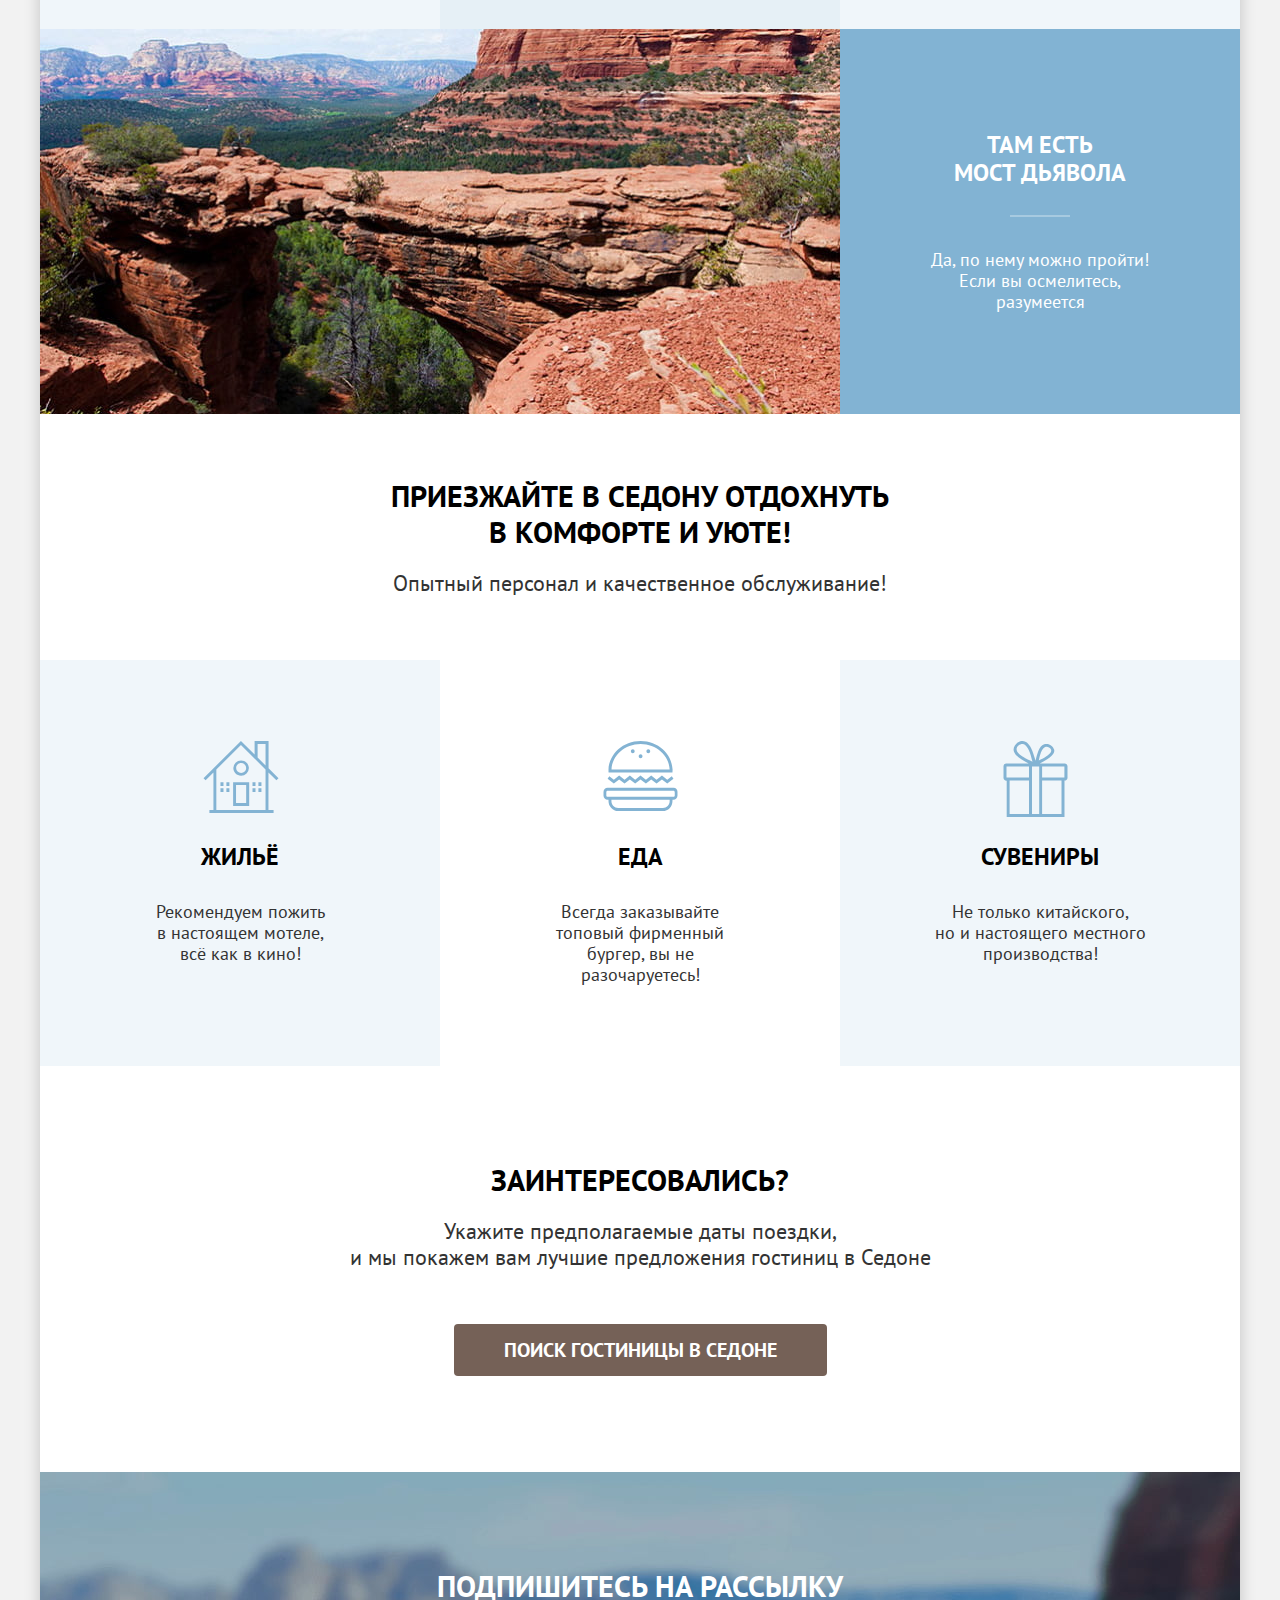
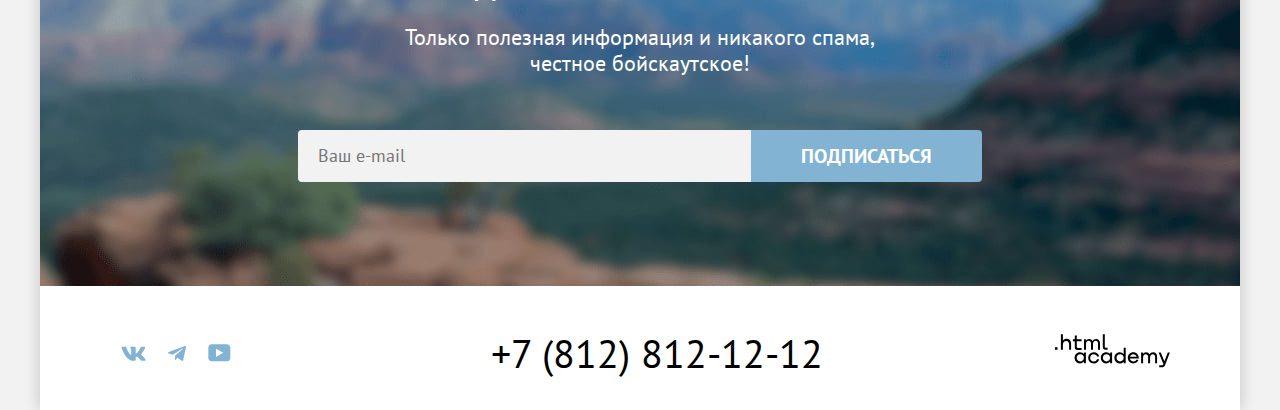
<file: 9/index.html>
<!DOCTYPE html>
<html lang="ru">

  <head>
    <meta charset="utf-8">
    <title>HTML Academy: Седона</title>
    <link rel="stylesheet" href="styles/styles.css">
    <link rel="icon" href="favicon.ico">
    <link rel="icon" type="image/png" href="images/favicon.png">
    <base href="https://htmlacademy-htmlcss.github.io/2251495-sedona-36/9/">
</head>

  <body>
    <div class="page-container">
      <!--Header-->

      <header class="page-header">
        <a class="navigation-logo" href="index.html">
          <img class="page-header-logo" src="images/logo.svg" width="140" height="70" alt="Логотип города Седона.">
        </a>
        <nav class="navigation">
          <ul class="navigation-list">
            <li class="navigation-item">
              <a class="navigation-link navigation-link-current">
                Главная</a>
            </li>
            <li class="navigation-item">
              <a class="navigation-link" href="#">О Седоне</a>
            </li>
            <li class="navigation-item">
              <a class="navigation-link" href="catalog.html">Гостиницы</a>
            </li>
          </ul>

          <ul class="navigation-list navigation-user">
            <li class="navigation-item">
              <a class="navigation-link" href="#">
                <span class="visually-hidden">Поиск по сайту.</span>
                <svg class="navigation-user-icon" aria-hidden="true" focusable="false"
                  xmlns="http://www.w3.org/2000/svg" width="20" height="20" viewBox="0 0 20 20" fill="none">
                  <path fill="currentColor"
                    d="m19.5 18.008-3.7-3.68c1-1.292 1.7-2.983 1.7-4.872 0-4.376-3.6-7.956-8-7.956s-8 3.68-8 8.055c0 4.376 3.6 7.956 8 7.956 1.8 0 3.5-.597 4.9-1.69l3.7 3.679 1.4-1.492Zm-10-2.486c-3.3 0-6-2.685-6-5.967 0-3.282 2.7-5.967 6-5.967s6 2.685 6 5.967c0 3.282-2.7 5.967-6 5.967Z" />
                </svg>
              </a>
            </li>
            <li class="navigation-item">
              <a class="navigation-link" href="#">
                <span class="visually-hidden">Избранное.</span>
                <svg class="navigation-user-icon" aria-hidden="true" focusable="false"
                  xmlns="http://www.w3.org/2000/svg" width="18" height="17" viewBox="0 0 18 17" fill="none">
                  <path fill="currentColor"
                    d="M8.9 17c-.3 0-.6-.1-.8-.4-5.4-6.1-6.7-7.5-7-7.9C.4 7.8 0 6.6 0 5.4 0 2.4 2.4 0 5.5 0 6.8 0 8 .5 9 1.3 10 .5 11.3 0 12.5 0c3 0 5.5 2.4 5.5 5.4 0 1.3-.5 2.5-1.3 3.4l-7 7.9c-.2.2-.4.3-.8.3Zm-6-9.5c.3.4 3.5 4 6.1 6.9l6.2-7c.5-.5.7-1.2.7-2 0-1.8-1.5-3.3-3.3-3.3-1 0-2 .5-2.7 1.3-.3.3-.6.4-.9.4-.3 0-.6-.2-.8-.4-.7-.8-1.7-1.3-2.7-1.3-1.8 0-3.3 1.5-3.3 3.3-.1.9.3 1.6.7 2.1-.1 0-.1 0 0 0Z" />
                </svg>
                <span class="favourites-number">12</span>
              </a>
            </li>
            <li class="navigation-item">
              <a class="button link-button link-button-header" href="#">Хочу сюда!</a>
            </li>
          </ul>
        </nav>
      </header>

      <!--Main-->

      <main class="main-container main-index">
        <h1 class="visually-hidden">Седона.</h1>
        <section class="hero">
          <h2 class="visually-hidden">Добро пожаловать в Седону.</h2>
          <img class="slogan" src="images/welcome.svg" width="458" height="352"
            alt="Welcome to the gorgeous Sedona. Because the Grand Canyon sucks!">
        </section>

        <section class="advantages">
          <div class="advantages-tagline">
            <h2 class="visually-hidden">Преимущества.</h2>
            <p class="tagline tagline-lead">
              Седона — небольшой городок в Аризоне,
              заслуживающий большего!
            </p>
            <p class="tagline-small">
              Рассмотрим причины, по которым Седона круче, чем Гранд-Каньон!
            </p>
          </div>

          <ul class="advantages-list">
            <li class="advantages-item advantage-image">
              <div class="background-bright">
                <h3 class="title">Настоящий городок</h3>
                <p class="description">
                  Седона — не аттракцион для туристов, там течёт своя жизнь
                </p>
              </div>
              <img class="advantage-picture" src="images/advantages-city.jpg" width="800" height="385"
                alt="Вид города Седона.">
            </li>
            <li class="advantages-item">
              <h3 class="title">Небольшая площадь</h3>
              <p class="description">
                Все достопримечательности находятся очень близко
              </p>
            </li>
            <li class="advantages-item background-light">
              <h3 class="title">Красивая дорога</h3>
              <p class="description">
                Ехать в Седону из Лас-Вегаса совсем не скучно!
              </p>
            </li>
            <li class="advantages-item">
              <h3 class="title">Мало туристов</h3>
              <p class="description">
                Большинство едет в Гранд Каньон и толпится там
              </p>
            </li>
            <li class="advantages-item advantage-image advantage-image-reverse">
              <div class="background-bright">
                <h3 class="title">Там есть <br> мост дьявола</h3>
                <p class="description">
                  Да, по нему можно пройти! Если вы осмелитесь, разумеется
                </p>
              </div>
              <img class="advantage-picture" src="images/advantages-bridge.jpg" width="800" height="385"
                alt="Мост дьявола.">
            </li>
          </ul>
        </section>

        <section class="services">
          <div class="services-tagline">
            <h2 class="visually-hidden">Услуги.</h2>
            <p class="tagline">
              Приезжайте в Седону отдохнуть в комфорте и уюте!
            </p>
            <p class="tagline-small">
              Опытный персонал и качественное обслуживание!
            </p>
          </div>

          <ul class="services-list">
            <li class="services-item services-item-accommodation">
              <h3 class="title">Жильё</h3>
              <p class="description">
                Рекомендуем пожить в&nbsp;настоящем мотеле, всё&nbsp;как&nbsp;в кино!
              </p>
            </li>
            <li class="services-item services-item-food">
              <h3 class="title">Еда</h3>
              <p class="description">
                Всегда заказывайте топовый&nbsp;фирменный бургер, вы не
                разочаруетесь!
              </p>
            </li>
            <li class="services-item services-item-souvenirs">
              <h3 class="title">Сувениры</h3>
              <p class="description">
                Не только китайского, <br> но и настоящего местного производства!
              </p>
            </li>
          </ul>
        </section>

        <section class="search">
          <div class="search-container">
            <h2 class="visually-hidden">Поиск гостиницы.</h2>
            <p class="tagline">Заинтересовались?</p>
            <p class="tagline-small">
              Укажите предполагаемые даты поездки, <br>
              и мы покажем вам лучшие предложения гостиниц в Седоне
            </p>
            <a class="search-link button link-button" href="#">Поиск гостиницы в Седоне</a>
          </div>
        </section>
      </main>

      <!--Footer-->

      <footer class="page-footer">
        <section class="subscription index-subscription">
          <h2 class="subscription-title tagline">Подпишитесь на рассылку</h2>
          <p class="tagline-small">
            Только полезная информация и никакого спама,
            честное бойскаутское!
          </p>
          <form class="subscription-form" action="https://echo.htmlacademy.ru/" method="post">
            <label for="subscription-email" class="visually-hidden">Email.</label>
            <input class="field email-field" placeholder="Ваш e-mail" type="email" name="subscription-email"
              id="subscription-email" required>
            <button class="button subscription-button" type="submit">
              Подписаться
            </button>
          </form>
        </section>

        <section class="footer-contacts">
          <h2 class="visually-hidden">Контакты.</h2>

          <ul class="footer-contacts-socials-list">
            <li class="footer-socials-item">
              <a class="socials-link" href="https://vk.com/htmlacademy">
                <span class="visually-hidden">ВКонтакте.</span>
                <svg aria-hidden="true" focusable="false" xmlns="http://www.w3.org/2000/svg" width="25" height="15"
                  viewBox="0 0 25 15" fill="none">
                  <path fill="currentColor" fill-rule="evenodd"
                    d="M24.12 1.8c.16-.54 0-.94-.8-.94H20.7c-.67 0-.98.34-1.15.73 0 0-1.33 3.2-3.22 5.27-.61.6-.9.8-1.23.8-.16 0-.41-.2-.41-.75v-5.1c0-.66-.19-.95-.74-.95H9.82c-.42 0-.67.3-.67.59 0 .62.95.76 1.04 2.51v3.8c0 .83-.15.98-.48.98-.9 0-3.06-3.2-4.34-6.88-.25-.72-.5-1-1.18-1H1.57c-.75 0-.9.34-.9.73 0 .68.89 4.07 4.14 8.55 2.17 3.06 5.23 4.72 8 4.72 1.68 0 1.88-.37 1.88-1v-2.32c0-.74.16-.88.7-.88.38 0 1.05.19 2.6 1.66 1.79 1.75 2.08 2.54 3.08 2.54h2.63c.75 0 1.12-.37.9-1.1-.23-.72-1.08-1.77-2.2-3.02-.62-.71-1.54-1.48-1.82-1.86-.39-.5-.28-.71 0-1.15 0 0 3.2-4.42 3.54-5.93Z"
                    clip-rule="evenodd" />
                </svg>
              </a>
            </li>
            <li class="footer-socials-item">
              <a class="socials-link" href="https://t.me/htmlacademy">
                <span class="visually-hidden">Телеграм.</span>
                <svg aria-hidden="true" focusable="false" xmlns="http://www.w3.org/2000/svg" width="18" height="16"
                  viewBox="0 0 18 16" fill="none">
                  <path fill="currentColor"
                    d="M16.79.96.84 7.1c-1.09.44-1.08 1.05-.2 1.32l4.1 1.28 9.47-5.98c.44-.27.85-.13.52.17l-7.68 6.93-.28 4.22c.41 0 .6-.2.83-.41l1.99-1.94 4.13 3.06c.77.42 1.31.2 1.5-.71l2.72-12.8c.28-1.1-.43-1.61-1.16-1.28Z" />
                </svg>
              </a>
            </li>
            <li class="footer-socials-item">
              <a class="socials-link" href="https://www.youtube.com/user/htmlacademyru">
                <span class="visually-hidden">Youtube.</span>
                <svg aria-hidden="true" focusable="false" xmlns="http://www.w3.org/2000/svg" width="23" height="18"
                  viewBox="0 0 23 18" fill="none">
                  <path fill="currentColor"
                    d="M18.94.36H3.51C1.65.36.33 1.95.33 3.76v10.09c0 1.91 1.32 3.5 3.18 3.5h15.65c1.64 0 3.17-1.59 3.17-3.4V3.76c-.22-1.8-1.53-3.4-3.39-3.4ZM7.99 12.89V4.82l7.34 4.04-7.34 4.03Z" />
                </svg>
              </a>
            </li>
          </ul>

          <a class="footer-contacts-phone" href="tel:+78128121212">
            +7 (812) 812-12-12</a>

          <a class="footer-contacts-email" href="https://htmlacademy.ru/">
            <span class="visually-hidden">html academy.</span>
            <svg aria-hidden="true" focusable="false" xmlns="http://www.w3.org/2000/svg" width="115" height="34"
              viewBox="0 0 115 34" fill="none">
              <path fill="currentColor"
                d="M0 13.26v2.6h2.5v-2.6H0ZM11.6 4.86c-1.6 0-2.8.7-3.6 1.7h-.1V.36h-2v15.5h2v-5.3c0-2.1 1.3-3.6 3.3-3.6 1.8 0 2.9 1.4 2.9 3.2v5.7h2v-6.1c.1-3-1.8-4.9-4.5-4.9ZM26.6 5.16h-4.8v-3.7h-2v3.8h-1.9v2h1.9v6c0 1.7 1 2.7 2.7 2.7h4.1v-2h-3.7c-.7 0-1.1-.4-1.1-1.1v-5.7h4.8v-2ZM41.1 4.96c-1.6 0-2.9.8-3.5 2.1h-.1c-.6-1.2-1.8-2.1-3.4-2.1-1.4 0-2.5.8-3.1 1.8h-.1v-1.6H29v10.6h2v-5.4c0-2 1-3.5 2.6-3.5 1.5 0 2.4 1 2.4 2.6v6.3h2v-5.6c0-2.4 1.4-3.3 2.6-3.3 1.5 0 2.4 1 2.4 2.6v6.3h2v-6.5c.1-2.5-1.4-4.3-3.9-4.3ZM47.8 13.06c0 1.7 1 2.7 2.8 2.7h2v-2h-1.7c-.7 0-1.1-.4-1.1-1.1V.36h-2v12.7ZM28.9 20.06c-.9-1.1-2.2-1.8-3.9-1.8-3.1 0-5.4 2.3-5.4 5.6s2.3 5.6 5.4 5.6c1.8 0 3-.8 3.8-1.9h.1v1.6h2v-10.6h-2v1.5Zm-3.6 7.4c-2.2 0-3.6-1.6-3.6-3.6s1.4-3.6 3.6-3.6 3.6 1.6 3.6 3.6c0 1.9-1.4 3.6-3.6 3.6ZM44.2 22.36c-.5-2.4-2.6-4.1-5.4-4.1a5.4 5.4 0 0 0-5.6 5.6c0 3.1 2.2 5.6 5.6 5.6 2.8 0 4.9-1.8 5.4-4.2h-2.1a3.4 3.4 0 0 1-3.3 2.3c-2.2 0-3.6-1.6-3.6-3.6s1.4-3.6 3.6-3.6c1.6 0 2.8 1 3.3 2.2h2.1v-.2ZM55.1 20.06c-.9-1.1-2.2-1.8-3.9-1.8-3.1 0-5.4 2.3-5.4 5.6s2.3 5.6 5.4 5.6c1.8 0 3-.8 3.8-1.9h.1v1.6h2v-10.6h-2v1.5Zm-3.6 7.4c-2.2 0-3.6-1.6-3.6-3.6s1.4-3.6 3.6-3.6 3.6 1.6 3.6 3.6c0 1.9-1.5 3.6-3.6 3.6ZM68.7 20.16c-.9-1.1-2.2-1.9-3.9-1.9-3.1 0-5.4 2.3-5.4 5.6s2.2 5.6 5.4 5.6c1.7 0 3-.8 3.8-1.8h.1v1.5h2v-15.4h-2v6.4Zm-3.6 7.3c-2.2 0-3.6-1.6-3.6-3.6s1.4-3.6 3.6-3.6 3.6 1.6 3.6 3.6c-.1 2-1.5 3.6-3.6 3.6ZM78.3 18.26c-3.3 0-5.5 2.5-5.5 5.6 0 3 2.1 5.6 5.5 5.6 2.5 0 4.5-1.3 5.2-3.6h-2.1c-.5 1-1.6 1.6-3 1.6-1.9 0-3.3-1.3-3.4-2.9h8.8c.2-3.6-2-6.3-5.5-6.3Zm0 1.9c1.7 0 3 1 3.3 2.6h-6.5c.3-1.5 1.5-2.6 3.2-2.6ZM98.2 18.26c-1.6 0-2.9.8-3.6 2h-.1c-.6-1.2-1.8-2-3.4-2-1.4 0-2.5.7-3.1 1.8v-1.5h-1.9v10.6h2v-5.4c0-2 1-3.4 2.6-3.5 1.5 0 2.4 1 2.4 2.6v6.3h2v-5.6c0-2.4 1.4-3.3 2.6-3.3 1.5 0 2.4 1 2.4 2.6v6.3h2v-6.5c.1-2.6-1.4-4.4-3.9-4.4ZM109.4 27.36l-3.6-8.9h-2.2l4.8 11.6c-.3.9-.7 1.2-1.7 1.2h-2.5v2h2.5c1.8 0 2.8-.8 3.5-2.6l4.7-12.2h-2.1l-3.4 8.9Z" />
            </svg>
          </a>
        </section>
      </footer>
    </div>
    <div class="modal-container modal-container-close">
      <div class="modal modal-search">
        <button class="modal-close-button" type="button">
          <span class="visually-hidden">Закрыть.</span>
        </button>
        <section class="modal-content">
          <h2 class="modal-title">Поиск гостиницы в Седоне</h2>
          <form class="modal-search-form" action="https://echo.htmlacademy.ru/" method="post">
            <label class="modal-lable" for="search-date-check-in">Дата Заезда:</label>
            <div class="field-group">
              <input class="search-form-field field" type="text" id="search-date-check-in" name="search-date-check-in"
                value="27 апреля 2020" placeholder="Укажите дату">
              <span class="modal-comment ivalid-data-text">Мы не можем отправить вас в прошлое.</span>
            </div>
            <label class="modal-lable" for="search-date-check-out">Дата Выезда:</label>
            <div class="field-group">
              <input class="search-form-field field" type="text" id="search-date-check-out" name="search-date-check-out"
                value="1 сентября 2023" placeholder="Укажите дату">
              <span class="modal-comment available-date-text">На эти даты есть свободные номера. Пока есть.</span>
            </div>
            <label class="modal-lable modal-lable-number" for="search-number-adults">Взрослые:</label>
            <div class="modal-buttons-wrapper modal-buttons-wrapper-adults">
              <button class="button modal-button modal-minus-button" type="button">
                <svg class="modal-icon modal-icon-minus" xmlns="http://www.w3.org/2000/svg" width="14" height="2"
                  fill="none" viewBox="0 0 14 2">
                  <path d="M0 0v2h14V0H0Z" />
                </svg>
              </button>
              <input class="search-form-field-number field" type="number" id="search-number-adults"
                name="search-number-adults" value="2">
              <button class="button modal-button modal-plus-button" type="button">
                <svg class="modal-icon modal-icon-plus" xmlns="http://www.w3.org/2000/svg" width="14" height="14"
                  fill="none" viewBox="0 0 14 14">
                  <path d="M14 6H8V0H6v6H0v2h6v6h2V8h6V6Z" />
                </svg>
              </button>
            </div>
            <div class="modal-wrapper-tooltip">
              <label class="modal-lable modal-lable-number" for="search-number-kids">Дети:</label>
              <span class="modal-lable">
                <span class="tooltip">
                  <button class="button tooltip-button" type="button" aria-labelledby="tooltip-label-kids"></button>
                  <span class="tooltip-text tooltip-text-close" role="tooltip" id="tooltip-label-kids">Укажите
                    количество детей, которые
                    будут с вами, возраст которых от 6 до 18
                    лет. Дети до 6 лет размещаются бесплатно.</span>
                </span>
              </span>
            </div>
            <div class="modal-buttons-wrapper modal-buttons-wrapper-kids">
              <button class="button modal-button modal-minus-button" type="button">
                <svg class="modal-icon modal-icon-minus" xmlns="http://www.w3.org/2000/svg" width="14" height="2"
                  fill="none" viewBox="0 0 14 2">
                  <path d="M0 0v2h14V0H0Z" />
                </svg>
              </button>
              <input class="search-form-field-number field" type="number" id="search-number-kids"
                name="search-number-kids" value="2">
              <button class="button modal-button modal-plus-button" type="button">
                <svg class="modal-icon modal-icon-plus" xmlns="http://www.w3.org/2000/svg" width="14" height="14"
                  fill="none" viewBox="0 0 14 14">
                  <path d="M14 6H8V0H6v6H0v2h6v6h2V8h6V6Z" />
                </svg>
              </button>
            </div>
            <button class="button modal-search-button" type="submit">Найти</button>
          </form>
        </section>

      </div>
    </div>

  </body>

</html>
</file>
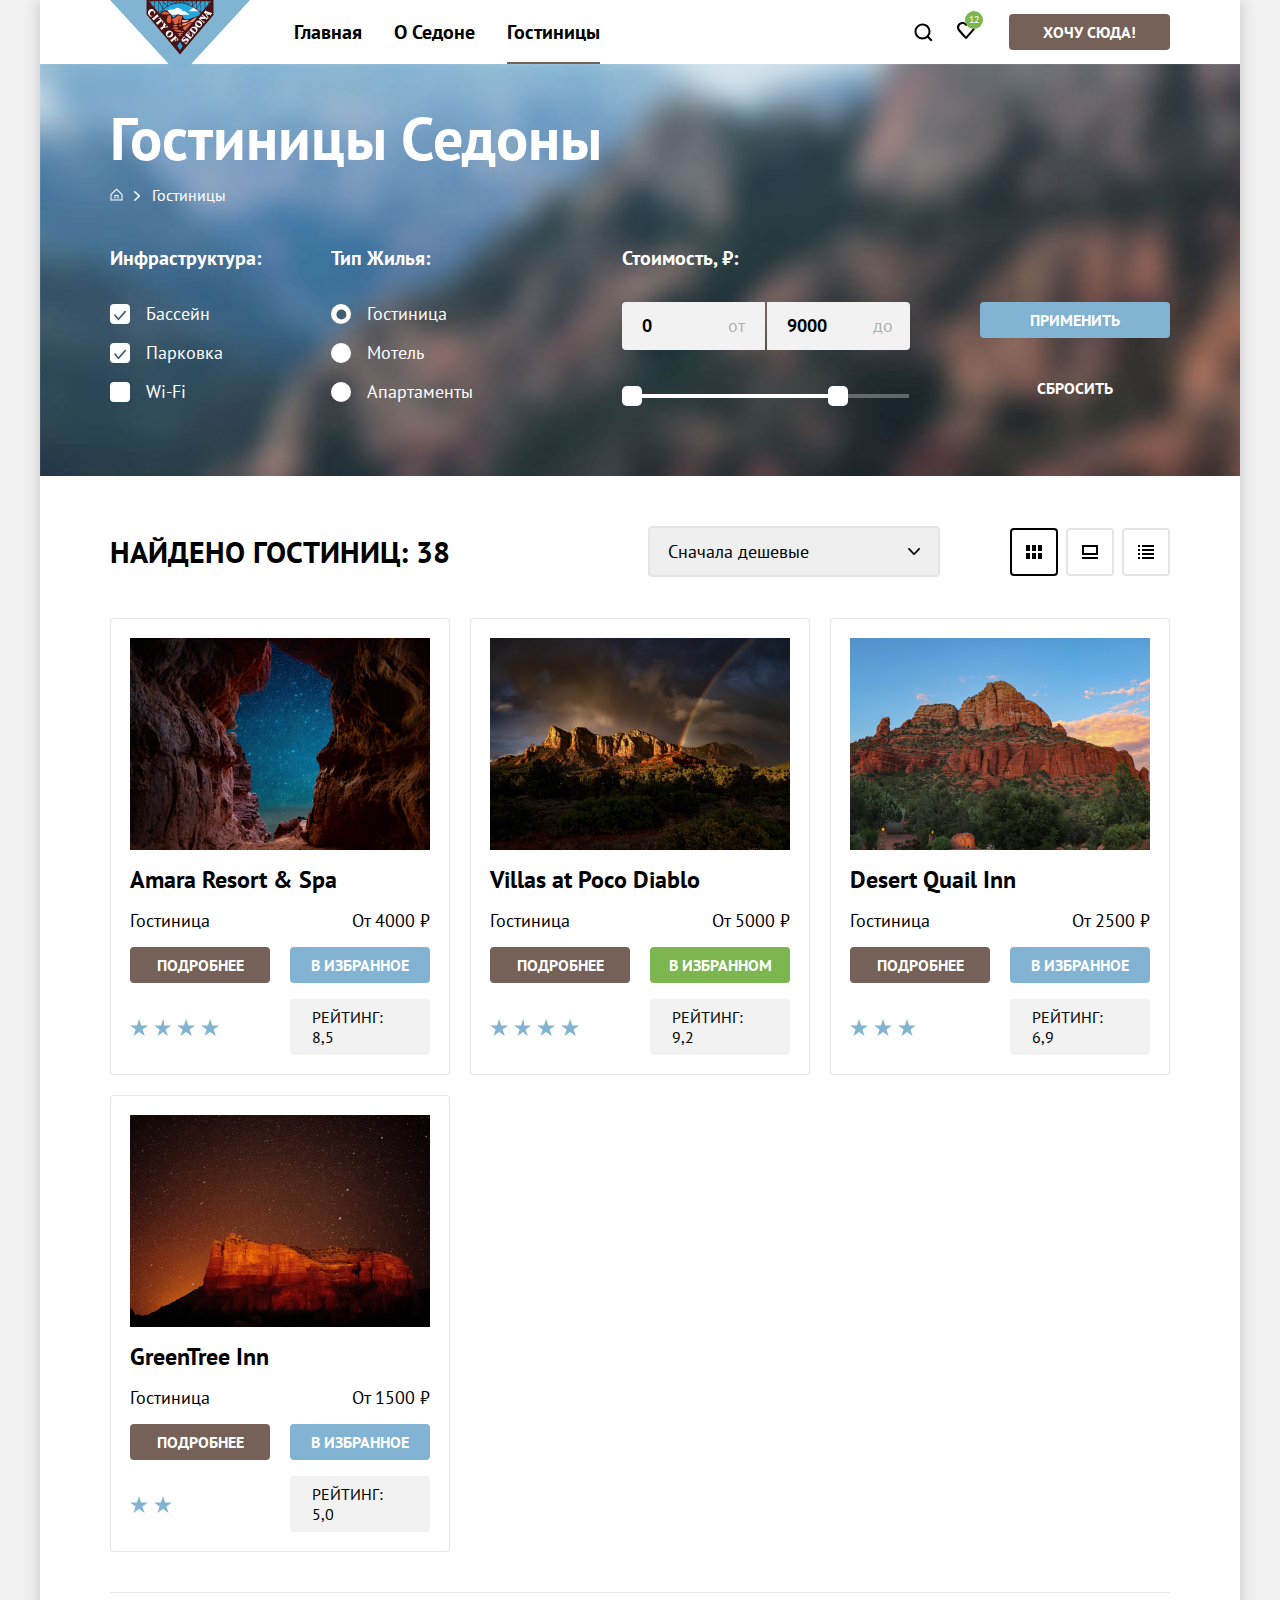
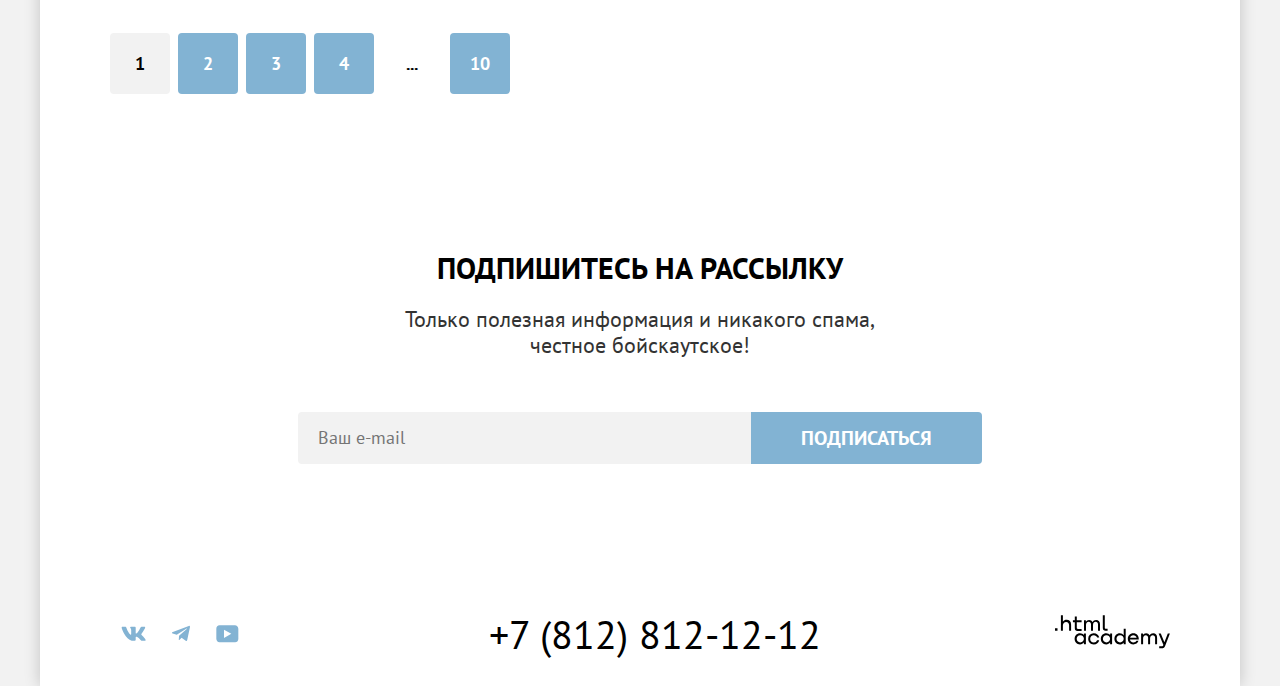
<file: catalog.html>
<!DOCTYPE html>
<html lang="ru">

  <head>
    <meta charset="utf-8">
    <title>HTML Academy: Седона</title>
    <link rel="stylesheet" href="styles/styles.css">
    <link rel="icon" href="favicon.ico">
    <link rel="icon" type="image/png" href="images/favicon.png">
  </head>

  <body>
    <div class="page-container">
      <!--Header-->

      <header class="page-header">
        <a class="navigation-logo" href="index.html">
          <img class="page-header-logo" src="images/logo.svg" width="140" height="70" alt="Логотип города Седона.">
        </a>
        <nav class="navigation">
          <ul class="navigation-list">
            <li class="navigation-item">
              <a class="navigation-link" href="index.html">
                Главная</a>
            </li>
            <li class="navigation-item">
              <a class="navigation-link" href="#">О Седоне</a>
            </li>
            <li class="navigation-item">
              <a class="navigation-link navigation-link-current">Гостиницы</a>
            </li>
          </ul>
          <ul class="navigation-list navigation-user">
            <li class="navigation-item">
              <a class="navigation-link" href="#">
                <span class="visually-hidden">Поиск по сайту.</span>
                <svg class="navigation-user-icon" aria-hidden="true" focusable="false"
                  xmlns="http://www.w3.org/2000/svg" width="20" height="20" viewBox="0 0 20 20" fill="none">
                  <path fill="currentColor"
                    d="m19.5 18.008-3.7-3.68c1-1.292 1.7-2.983 1.7-4.872 0-4.376-3.6-7.956-8-7.956s-8 3.68-8 8.055c0 4.376 3.6 7.956 8 7.956 1.8 0 3.5-.597 4.9-1.69l3.7 3.679 1.4-1.492Zm-10-2.486c-3.3 0-6-2.685-6-5.967 0-3.282 2.7-5.967 6-5.967s6 2.685 6 5.967c0 3.282-2.7 5.967-6 5.967Z" />
                </svg>
              </a>
            </li>
            <li class="navigation-item">
              <a class="navigation-link" href="#">
                <span class="visually-hidden">Избранное.</span>
                <svg class="navigation-user-icon" aria-hidden="true" focusable="false"
                  xmlns="http://www.w3.org/2000/svg" width="18" height="17" viewBox="0 0 18 17" fill="none">
                  <path fill="currentColor"
                    d="M8.9 17c-.3 0-.6-.1-.8-.4-5.4-6.1-6.7-7.5-7-7.9C.4 7.8 0 6.6 0 5.4 0 2.4 2.4 0 5.5 0 6.8 0 8 .5 9 1.3 10 .5 11.3 0 12.5 0c3 0 5.5 2.4 5.5 5.4 0 1.3-.5 2.5-1.3 3.4l-7 7.9c-.2.2-.4.3-.8.3Zm-6-9.5c.3.4 3.5 4 6.1 6.9l6.2-7c.5-.5.7-1.2.7-2 0-1.8-1.5-3.3-3.3-3.3-1 0-2 .5-2.7 1.3-.3.3-.6.4-.9.4-.3 0-.6-.2-.8-.4-.7-.8-1.7-1.3-2.7-1.3-1.8 0-3.3 1.5-3.3 3.3-.1.9.3 1.6.7 2.1-.1 0-.1 0 0 0Z" />
                </svg>
                <span class="favourites-number">12</span>
              </a>
            </li>
            <li class="navigation-item">
              <a class="button link-button link-button-header" href="#">Хочу сюда!</a>
            </li>
          </ul>
        </nav>
      </header>

      <!--Main-->

      <main class="main-inner main-container">
        <div class="inner-page-filter">
          <header class="inner-header">
            <h1 class="inner-header-title">Гостиницы Седоны</h1>
            <ol class="breadcrumbs">
              <li class="breadcrumbs-item">
                <a class="breadcrumbs-link breadcrumbs-link-main-page" href="index.html">
                  <span class="visually-hidden">Главная.</span>
                  <svg xmlns="http://www.w3.org/2000/svg" width="13" height="13" viewBox="0 0 13 13" fill="none">
                    <path fill="currentColor" d="m6.5.5-6 5.8v6.2h12V6.3L6.5.5Zm5 11h-10V6.7l5-4.8 5 4.8v4.8Z" />
                    <path fill="#fff" d="M4.5 10.5h1V8h2v2.5h1V7h-4v3.5Z" />
                  </svg>
                </a>
              </li>
              <li class="breadcrumbs-item">
                <a class="breadcrumbs-link breadcrumbs-link-current">Гостиницы</a>
              </li>
            </ol>
          </header>
          <section class="catalog-hotels-filter">
            <h2 class="visually-hidden">Фильтры выбора гостиниц.</h2>
            <form class="catalog-filter" action="https://echo.htmlacademy.ru/" method="get">
              <fieldset class="fieldset catalog-filter-infrastructure">
                <legend class="catalog-filter-title">Инфраструктура:</legend>
                <ul class="catalog-filter-list">
                  <li class="catalog-filter-item">
                    <label class="control">
                      <input class="visually-hidden control-input" type="checkbox" name="swimming-pool" checked>
                      <span class="control-mark"></span>
                      <span>Бассейн</span>
                    </label>
                  </li>
                  <li class="catalog-filter-item">
                    <label class="control">
                      <input class="visually-hidden control-input" type="checkbox" name="parking" checked>
                      <span class="control-mark"></span>
                      <span>Парковка</span>
                    </label>
                  </li>
                  <li class="catalog-filter-item">
                    <label class="control">
                      <input class="visually-hidden control-input" type="checkbox" name="wi-fi">
                      <span class="control-mark"></span>
                      <span>Wi-Fi</span>
                    </label>
                  </li>
                </ul>
              </fieldset>
              <fieldset class="fieldset catalog-filter-group">
                <legend class="catalog-filter-title">Тип Жилья:</legend>
                <ul class="catalog-filter-list">
                  <li class="catalog-filter-item">
                    <label class="control">
                      <input class="visually-hidden control-input" type="radio" name="hotel-group" value="hotel"
                        checked>
                      <span class="control-mark"></span>
                      <span>Гостиница</span>
                    </label>
                  </li>
                  <li class="catalog-filter-item">
                    <label class="control">
                      <input class="visually-hidden control-input" type="radio" name="hotel-group" value="motel">
                      <span class="control-mark"></span>
                      <span>Мотель</span>
                    </label>
                  </li>
                  <li class="catalog-filter-item">
                    <label class="control">
                      <input class="visually-hidden control-input" type="radio" name="hotel-group" value="apartments">
                      <span class="control-mark"></span>
                      <span>Апартаменты</span>
                    </label>
                  </li>
                </ul>
              </fieldset>
              <fieldset class="fieldset catalog-filter-price">
                <legend class="catalog-filter-title">Стоимость, ₽:</legend>
                <div class="range">
                  <div class="range-wrapper-inputs">
                    <label class="control-price">
                      <input class="control-input-price control-input-price-lower" type="number" name="lowest-price"
                        value="0" placeholder="0">
                      <span class="control-text">от</span>
                    </label>
                    <label class="control-price">
                      <input class="control-input-price control-input-price-higher" type="number" name="highest-price"
                        value="9000" placeholder="9000">
                      <span class="control-text">до</span>
                    </label>
                  </div>

                  <div class="range-scale">
                    <div class="range-bar" style="left: 0; width: 226px">
                      <button class="range-toggle toggle-min" type="button">
                        <span class="visually-hidden">Изменить минимальную цену.</span>
                      </button>
                      <button class="range-toggle toggle-max" type="button">
                        <span class="visually-hidden">Изменить максимальную цену.</span>
                      </button>
                    </div>
                  </div>
                </div>
              </fieldset>
              <div class="buttons-filter">
                <button class="button button-filter" type="submit">Применить</button>
                <button class="button reset-button" type="reset">Сбросить</button>
              </div>
            </form>
          </section>
        </div>
        <section class="catalog-hotels">
          <div class="catalog-hotels-sort">
            <h2 class="visually-hidden">Список гостиниц Седоны.</h2>
            <p class="search-result">
              Найдено гостиниц: <span class="search-result">38</span>
            </p>
            <select class="select-control" aria-label="Сортировка">
              <option value="cheap">Сначала дешевые</option>
              <option value="expensive">Сначала дорогие</option>
              <option value="popular">Сначала популярные</option>
            </select>
            <ul class="links-view-list">
              <li class="links-view-item links-view-item-cards">
                <a class="link-view link-view-current" href="#">
                  <span class="visually-hidden">Показать карточки.</span>
                </a>
              </li>
              <li class="links-view-item links-view-item-slider">
                <a class="link-view" href="#">
                  <span class="visually-hidden">Показать слайдер.</span>
                </a>
              </li>
              <li class="links-view-item links-view-item-list">
                <a class="link-view" href="#">
                  <span class="visually-hidden">Показать список.</span>
                </a>
              </li>
            </ul>
          </div>
          <ul class="hotels-cards-list">
            <li class="hotel-card">
              <a class="hotel-card-link" href="#">
                <img class="hotel-card-image" src="images/hotel-1.jpg" width="300" height="212" alt="">
                <h3 class="hotel-card-title">Amara Resort & Spa</h3>
              </a>
              <div class="hotel-card-content">
                <p class="hotel-card-type">Гостиница</p>
                <p class="hotel-card-price">От 4000 ₽</p>
                <a class="button link-button button-card" href="#">Подробнее</a>
                <button class="button button-card" type="button">В избранное</button>
                <p class="stars four-stars">
                  <span class="visually-hidden">Четыре звезды.</span>
                </p>
                <p class="raiting">Рейтинг: 8,5</p>
              </div>
            </li>
            <li class="hotel-card">
              <a class="hotel-card-link" href="#">
                <img class="hotel-card-image" src="images/hotel-2.jpg" width="300" height="212" alt="">
                <h3 class="hotel-card-title">Villas at Poco Diablo</h3>
              </a>
              <div class="hotel-card-content">
                <p class="hotel-card-type">Гостиница</p>
                <p class="hotel-card-price">От 5000 ₽</p>
                <a class="button link-button button-card" href="#">Подробнее</a>
                <button class="button button-card button-active" type="button">
                  В избранном
                </button>
                <p class="stars four-stars">
                  <span class="visually-hidden">Четыре звезды.</span>
                </p>
                <p class="raiting">Рейтинг: 9,2</p>
              </div>
            </li>
            <li class="hotel-card">
              <a class="hotel-card-link" href="#">
                <img class="hotel-card-image" src="images/hotel-3.jpg" width="300" height="212" alt="">
                <h3 class="hotel-card-title">Desert Quail Inn</h3>
              </a>
              <div class="hotel-card-content">
                <p class="hotel-card-type">Гостиница</p>
                <p class="hotel-card-price">От 2500 ₽</p>
                <a class="button link-button button-card" href="#">Подробнее</a>
                <button class="button button-card" type="button">В избранное</button>
                <p class="stars three-stars">
                  <span class="visually-hidden">Три звезды.</span>
                </p>
                <p class="raiting">Рейтинг: 6,9</p>
              </div>
            </li>
            <li class="hotel-card">
              <a class="hotel-card-link" href="#">
                <img class="hotel-card-image" src="images/hotel-4.jpg" width="300" height="212" alt="">
                <h3 class="hotel-card-title">GreenTree Inn</h3>
              </a>
              <div class="hotel-card-content">
                <p class="hotel-card-type">Гостиница</p>
                <p class="hotel-card-price">От 1500 ₽</p>
                <a class="button link-button button-card" href="#">Подробнее</a>
                <button class="button button-card" type="button">В избранное</button>
                <p class="stars two-stars">
                  <span class="visually-hidden">Две звезды.</span>
                </p>
                <p class="raiting">Рейтинг: 5,0</p>
              </div>
            </li>
          </ul>
          <ul class="pagination">
            <li class="pagination-item">
              <a class="pagination-link pagination-current">1</a>
            </li>
            <li class="pagination-item">
              <a class="pagination-link" href="#">2</a>
            </li>
            <li class="pagination-item">
              <a class="pagination-link" href="#">3</a>
            </li>
            <li class="pagination-item">
              <a class="pagination-link" href="#">4</a>
            </li>
            <li class="pagination-item">
              <a class="pagination-link pagination-link-ellipsis" href="#">...</a>
            </li>
            <li class="pagination-item">
              <a class="pagination-link" href="#">10</a>
            </li>
          </ul>
        </section>
      </main>
      <!--Footer-->
      <footer class="page-footer">
        <section class="subscription">
          <h2 class="subscription-title tagline">Подпишитесь на рассылку</h2>
          <p class="tagline-small">
            Только полезная информация и никакого спама,
            честное бойскаутское!
          </p>
          <form class="subscription-form" action="https://echo.htmlacademy.ru/" method="post">
            <label class="visually-hidden" for="subscription-email">Email.</label>
            <input class="field email-field field-inner" placeholder="Ваш e-mail" type="email" name="subscription-email"
              id="subscription-email" required>
            <button class="button subscription-button" type="submit">
              Подписаться
            </button>
          </form>
        </section>

        <section class="footer-contacts">
          <h2 class="visually-hidden">Контакты.</h2>
          <ul class="footer-contacts-socials-list">
            <li class="footer-socials-item">
              <a class="socials-link" href="https://vk.com/htmlacademy">
                <span class="visually-hidden">ВКонтакте.</span>
                <svg aria-hidden="true" focusable="false" xmlns="http://www.w3.org/2000/svg" width="25" height="15"
                  viewBox="0 0 25 15" fill="none">
                  <path fill="currentColor" fill-rule="evenodd"
                    d="M24.12 1.8c.16-.54 0-.94-.8-.94H20.7c-.67 0-.98.34-1.15.73 0 0-1.33 3.2-3.22 5.27-.61.6-.9.8-1.23.8-.16 0-.41-.2-.41-.75v-5.1c0-.66-.19-.95-.74-.95H9.82c-.42 0-.67.3-.67.59 0 .62.95.76 1.04 2.51v3.8c0 .83-.15.98-.48.98-.9 0-3.06-3.2-4.34-6.88-.25-.72-.5-1-1.18-1H1.57c-.75 0-.9.34-.9.73 0 .68.89 4.07 4.14 8.55 2.17 3.06 5.23 4.72 8 4.72 1.68 0 1.88-.37 1.88-1v-2.32c0-.74.16-.88.7-.88.38 0 1.05.19 2.6 1.66 1.79 1.75 2.08 2.54 3.08 2.54h2.63c.75 0 1.12-.37.9-1.1-.23-.72-1.08-1.77-2.2-3.02-.62-.71-1.54-1.48-1.82-1.86-.39-.5-.28-.71 0-1.15 0 0 3.2-4.42 3.54-5.93Z"
                    clip-rule="evenodd" />
                </svg>
              </a>
            </li>
            <li class="footer-socials-item">
              <a class="socials-link" href="https://t.me/htmlacademy">
                <span class="visually-hidden">Телеграм.</span>
                <svg aria-hidden="true" focusable="false" xmlns="http://www.w3.org/2000/svg" width="18" height="16"
                  viewBox="0 0 18 16" fill="none">
                  <path fill="currentColor"
                    d="M16.79.96.84 7.1c-1.09.44-1.08 1.05-.2 1.32l4.1 1.28 9.47-5.98c.44-.27.85-.13.52.17l-7.68 6.93-.28 4.22c.41 0 .6-.2.83-.41l1.99-1.94 4.13 3.06c.77.42 1.31.2 1.5-.71l2.72-12.8c.28-1.1-.43-1.61-1.16-1.28Z" />
                </svg>
              </a>
            </li>
            <li class="footer-socials-item">
              <a class="socials-link socials-link-youtube" href="https://www.youtube.com/user/htmlacademyru">
                <span class="visually-hidden">Youtube.</span>
                <svg aria-hidden="true" focusable="false" xmlns="http://www.w3.org/2000/svg" width="23" height="18"
                  viewBox="0 0 23 18" fill="none">
                  <path fill="currentColor"
                    d="M18.94.36H3.51C1.65.36.33 1.95.33 3.76v10.09c0 1.91 1.32 3.5 3.18 3.5h15.65c1.64 0 3.17-1.59 3.17-3.4V3.76c-.22-1.8-1.53-3.4-3.39-3.4ZM7.99 12.89V4.82l7.34 4.04-7.34 4.03Z" />
                </svg>
              </a>
            </li>
          </ul>
          <a class="footer-contacts-phone" href="tel:+78128121212">
            +7 (812) 812-12-12</a>
          <a class="footer-contacts-email" href="https://htmlacademy.ru/">
            <span class="visually-hidden">html academy.</span>
            <svg aria-hidden="true" focusable="false" xmlns="http://www.w3.org/2000/svg" width="115" height="34"
              viewBox="0 0 115 34" fill="none">
              <path fill="currentColor"
                d="M0 13.26v2.6h2.5v-2.6H0ZM11.6 4.86c-1.6 0-2.8.7-3.6 1.7h-.1V.36h-2v15.5h2v-5.3c0-2.1 1.3-3.6 3.3-3.6 1.8 0 2.9 1.4 2.9 3.2v5.7h2v-6.1c.1-3-1.8-4.9-4.5-4.9ZM26.6 5.16h-4.8v-3.7h-2v3.8h-1.9v2h1.9v6c0 1.7 1 2.7 2.7 2.7h4.1v-2h-3.7c-.7 0-1.1-.4-1.1-1.1v-5.7h4.8v-2ZM41.1 4.96c-1.6 0-2.9.8-3.5 2.1h-.1c-.6-1.2-1.8-2.1-3.4-2.1-1.4 0-2.5.8-3.1 1.8h-.1v-1.6H29v10.6h2v-5.4c0-2 1-3.5 2.6-3.5 1.5 0 2.4 1 2.4 2.6v6.3h2v-5.6c0-2.4 1.4-3.3 2.6-3.3 1.5 0 2.4 1 2.4 2.6v6.3h2v-6.5c.1-2.5-1.4-4.3-3.9-4.3ZM47.8 13.06c0 1.7 1 2.7 2.8 2.7h2v-2h-1.7c-.7 0-1.1-.4-1.1-1.1V.36h-2v12.7ZM28.9 20.06c-.9-1.1-2.2-1.8-3.9-1.8-3.1 0-5.4 2.3-5.4 5.6s2.3 5.6 5.4 5.6c1.8 0 3-.8 3.8-1.9h.1v1.6h2v-10.6h-2v1.5Zm-3.6 7.4c-2.2 0-3.6-1.6-3.6-3.6s1.4-3.6 3.6-3.6 3.6 1.6 3.6 3.6c0 1.9-1.4 3.6-3.6 3.6ZM44.2 22.36c-.5-2.4-2.6-4.1-5.4-4.1a5.4 5.4 0 0 0-5.6 5.6c0 3.1 2.2 5.6 5.6 5.6 2.8 0 4.9-1.8 5.4-4.2h-2.1a3.4 3.4 0 0 1-3.3 2.3c-2.2 0-3.6-1.6-3.6-3.6s1.4-3.6 3.6-3.6c1.6 0 2.8 1 3.3 2.2h2.1v-.2ZM55.1 20.06c-.9-1.1-2.2-1.8-3.9-1.8-3.1 0-5.4 2.3-5.4 5.6s2.3 5.6 5.4 5.6c1.8 0 3-.8 3.8-1.9h.1v1.6h2v-10.6h-2v1.5Zm-3.6 7.4c-2.2 0-3.6-1.6-3.6-3.6s1.4-3.6 3.6-3.6 3.6 1.6 3.6 3.6c0 1.9-1.5 3.6-3.6 3.6ZM68.7 20.16c-.9-1.1-2.2-1.9-3.9-1.9-3.1 0-5.4 2.3-5.4 5.6s2.2 5.6 5.4 5.6c1.7 0 3-.8 3.8-1.8h.1v1.5h2v-15.4h-2v6.4Zm-3.6 7.3c-2.2 0-3.6-1.6-3.6-3.6s1.4-3.6 3.6-3.6 3.6 1.6 3.6 3.6c-.1 2-1.5 3.6-3.6 3.6ZM78.3 18.26c-3.3 0-5.5 2.5-5.5 5.6 0 3 2.1 5.6 5.5 5.6 2.5 0 4.5-1.3 5.2-3.6h-2.1c-.5 1-1.6 1.6-3 1.6-1.9 0-3.3-1.3-3.4-2.9h8.8c.2-3.6-2-6.3-5.5-6.3Zm0 1.9c1.7 0 3 1 3.3 2.6h-6.5c.3-1.5 1.5-2.6 3.2-2.6ZM98.2 18.26c-1.6 0-2.9.8-3.6 2h-.1c-.6-1.2-1.8-2-3.4-2-1.4 0-2.5.7-3.1 1.8v-1.5h-1.9v10.6h2v-5.4c0-2 1-3.4 2.6-3.5 1.5 0 2.4 1 2.4 2.6v6.3h2v-5.6c0-2.4 1.4-3.3 2.6-3.3 1.5 0 2.4 1 2.4 2.6v6.3h2v-6.5c.1-2.6-1.4-4.4-3.9-4.4ZM109.4 27.36l-3.6-8.9h-2.2l4.8 11.6c-.3.9-.7 1.2-1.7 1.2h-2.5v2h2.5c1.8 0 2.8-.8 3.5-2.6l4.7-12.2h-2.1l-3.4 8.9Z" />
            </svg>
          </a>
        </section>
      </footer>
    </div>
  </body>

</html>
</file>
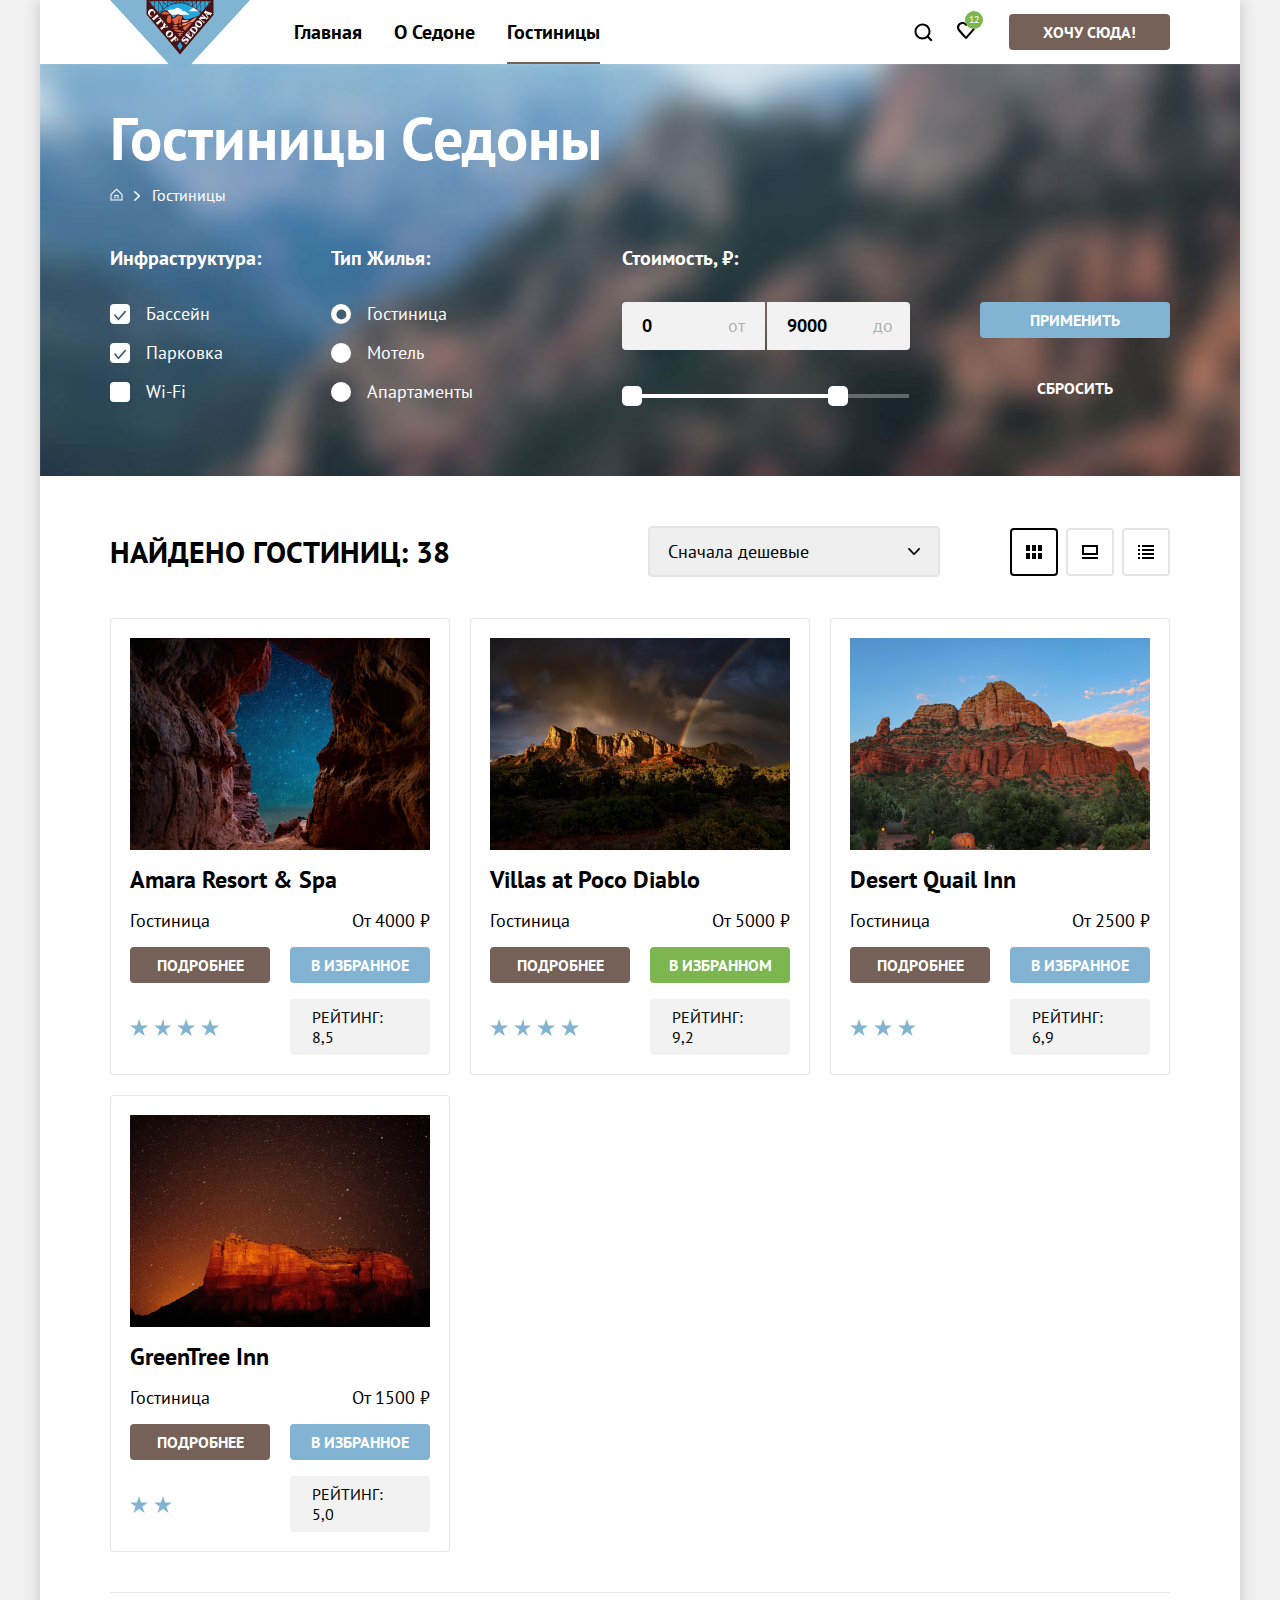
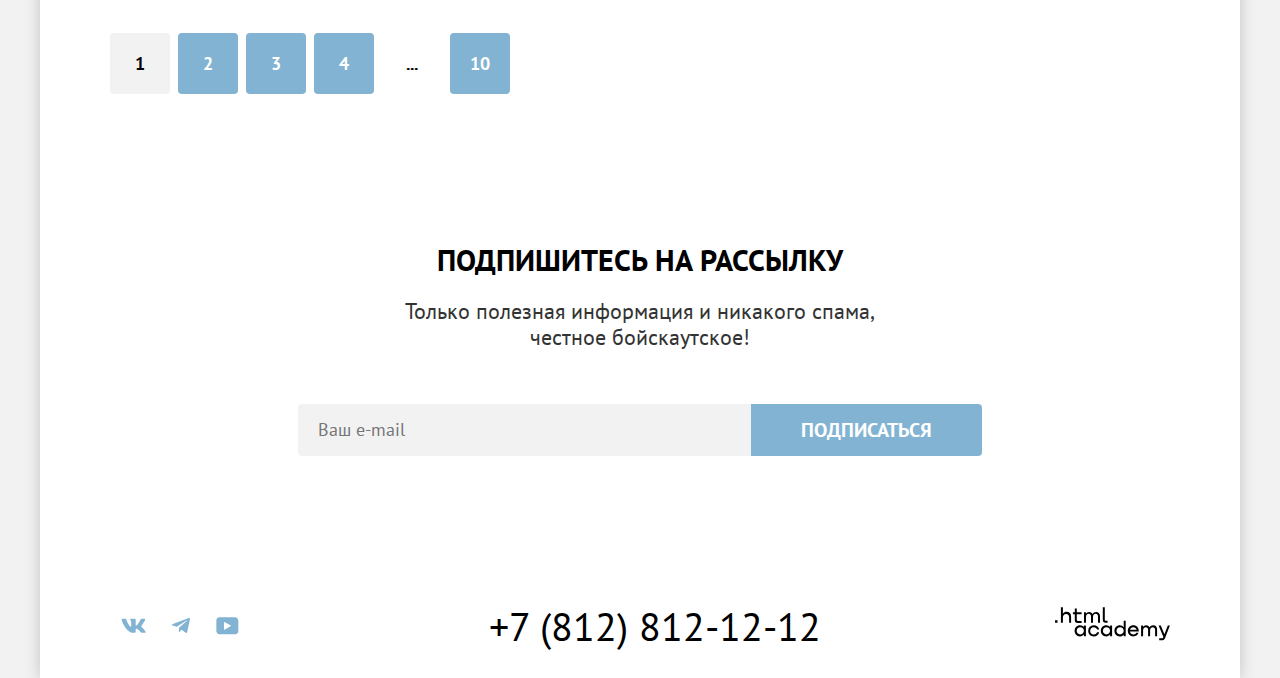
<file: 10/catalog.html>
<!DOCTYPE html>
<html lang="ru">

  <head>
    <meta charset="utf-8">
    <title>HTML Academy: Седона</title>
    <link rel="stylesheet" href="styles/styles.css">
    <link rel="icon" href="favicon.ico">
    <link rel="icon" type="image/png" href="images/favicon.png">
    <base href="https://htmlacademy-htmlcss.github.io/2251495-sedona-36/10/">
</head>

  <body>
    <div class="page-container">
      <!--Header-->

      <header class="page-header">
        <a class="navigation-logo" href="index.html">
          <img class="page-header-logo" src="images/logo.svg" width="140" height="70" alt="Логотип города Седона.">
        </a>
        <nav class="navigation">
          <ul class="navigation-list">
            <li class="navigation-item">
              <a class="navigation-link" href="index.html">
                Главная</a>
            </li>
            <li class="navigation-item">
              <a class="navigation-link" href="#">О Седоне</a>
            </li>
            <li class="navigation-item">
              <a class="navigation-link navigation-link-current">Гостиницы</a>
            </li>
          </ul>
          <ul class="navigation-list navigation-user">
            <li class="navigation-item">
              <a class="navigation-link" href="#">
                <span class="visually-hidden">Поиск по сайту.</span>
                <svg class="navigation-user-icon" aria-hidden="true" focusable="false"
                  xmlns="http://www.w3.org/2000/svg" width="20" height="20" viewBox="0 0 20 20" fill="none">
                  <path fill="currentColor"
                    d="m19.5 18.008-3.7-3.68c1-1.292 1.7-2.983 1.7-4.872 0-4.376-3.6-7.956-8-7.956s-8 3.68-8 8.055c0 4.376 3.6 7.956 8 7.956 1.8 0 3.5-.597 4.9-1.69l3.7 3.679 1.4-1.492Zm-10-2.486c-3.3 0-6-2.685-6-5.967 0-3.282 2.7-5.967 6-5.967s6 2.685 6 5.967c0 3.282-2.7 5.967-6 5.967Z" />
                </svg>
              </a>
            </li>
            <li class="navigation-item">
              <a class="navigation-link" href="#">
                <span class="visually-hidden">Избранное.</span>
                <svg class="navigation-user-icon" aria-hidden="true" focusable="false"
                  xmlns="http://www.w3.org/2000/svg" width="18" height="17" viewBox="0 0 18 17" fill="none">
                  <path fill="currentColor"
                    d="M8.9 17c-.3 0-.6-.1-.8-.4-5.4-6.1-6.7-7.5-7-7.9C.4 7.8 0 6.6 0 5.4 0 2.4 2.4 0 5.5 0 6.8 0 8 .5 9 1.3 10 .5 11.3 0 12.5 0c3 0 5.5 2.4 5.5 5.4 0 1.3-.5 2.5-1.3 3.4l-7 7.9c-.2.2-.4.3-.8.3Zm-6-9.5c.3.4 3.5 4 6.1 6.9l6.2-7c.5-.5.7-1.2.7-2 0-1.8-1.5-3.3-3.3-3.3-1 0-2 .5-2.7 1.3-.3.3-.6.4-.9.4-.3 0-.6-.2-.8-.4-.7-.8-1.7-1.3-2.7-1.3-1.8 0-3.3 1.5-3.3 3.3-.1.9.3 1.6.7 2.1-.1 0-.1 0 0 0Z" />
                </svg>
                <span class="favourites-number">12</span>
              </a>
            </li>
            <li class="navigation-item">
              <a class="button link-button link-button-header" href="#">Хочу сюда!</a>
            </li>
          </ul>
        </nav>
      </header>

      <!--Main-->

      <main class="main-inner main-container">
        <div class="inner-page-filter">
          <header class="inner-header">
            <h1 class="inner-header-title">Гостиницы Седоны</h1>
            <ol class="breadcrumbs">
              <li class="breadcrumbs-item">
                <a class="breadcrumbs-link breadcrumbs-link-main-page" href="index.html">
                  <span class="visually-hidden">Главная.</span>
                  <svg xmlns="http://www.w3.org/2000/svg" width="13" height="13" viewBox="0 0 13 13" fill="none">
                    <path fill="currentColor" d="m6.5.5-6 5.8v6.2h12V6.3L6.5.5Zm5 11h-10V6.7l5-4.8 5 4.8v4.8Z" />
                    <path fill="#fff" d="M4.5 10.5h1V8h2v2.5h1V7h-4v3.5Z" />
                  </svg>
                </a>
              </li>
              <li class="breadcrumbs-item">
                <a class="breadcrumbs-link breadcrumbs-link-current">Гостиницы</a>
              </li>
            </ol>
          </header>
          <section class="catalog-hotels-filter">
            <h2 class="visually-hidden">Фильтры выбора гостиниц.</h2>
            <form class="catalog-filter" action="https://echo.htmlacademy.ru/" method="get">
              <fieldset class="fieldset catalog-filter-infrastructure">
                <legend class="catalog-filter-title">Инфраструктура:</legend>
                <ul class="catalog-filter-list">
                  <li class="catalog-filter-item">
                    <label class="control">
                      <input class="visually-hidden control-input" type="checkbox" name="swimming-pool" checked>
                      <span class="control-mark"></span>
                      <span>Бассейн</span>
                    </label>
                  </li>
                  <li class="catalog-filter-item">
                    <label class="control">
                      <input class="visually-hidden control-input" type="checkbox" name="parking" checked>
                      <span class="control-mark"></span>
                      <span>Парковка</span>
                    </label>
                  </li>
                  <li class="catalog-filter-item">
                    <label class="control">
                      <input class="visually-hidden control-input" type="checkbox" name="wi-fi">
                      <span class="control-mark"></span>
                      <span>Wi-Fi</span>
                    </label>
                  </li>
                </ul>
              </fieldset>
              <fieldset class="fieldset catalog-filter-group">
                <legend class="catalog-filter-title">Тип Жилья:</legend>
                <ul class="catalog-filter-list">
                  <li class="catalog-filter-item">
                    <label class="control">
                      <input class="visually-hidden control-input" type="radio" name="hotel-group" value="hotel"
                        checked>
                      <span class="control-mark"></span>
                      <span>Гостиница</span>
                    </label>
                  </li>
                  <li class="catalog-filter-item">
                    <label class="control">
                      <input class="visually-hidden control-input" type="radio" name="hotel-group" value="motel">
                      <span class="control-mark"></span>
                      <span>Мотель</span>
                    </label>
                  </li>
                  <li class="catalog-filter-item">
                    <label class="control">
                      <input class="visually-hidden control-input" type="radio" name="hotel-group" value="apartments">
                      <span class="control-mark"></span>
                      <span>Апартаменты</span>
                    </label>
                  </li>
                </ul>
              </fieldset>
              <fieldset class="fieldset catalog-filter-price">
                <legend class="catalog-filter-title">Стоимость, ₽:</legend>
                <div class="range">
                  <div class="range-wrapper-inputs">
                    <label class="control-price">
                      <input class="control-input-price control-input-price-lower" type="number" name="lowest-price"
                        value="0" placeholder="0">
                      <span class="control-text">от</span>
                    </label>
                    <label class="control-price">
                      <input class="control-input-price control-input-price-higher" type="number" name="highest-price"
                        value="9000" placeholder="9000">
                      <span class="control-text">до</span>
                    </label>
                  </div>

                  <div class="range-scale">
                    <div class="range-bar" style="left: 0; width: 226px">
                      <button class="range-toggle toggle-min" type="button">
                        <span class="visually-hidden">Изменить минимальную цену.</span>
                      </button>
                      <button class="range-toggle toggle-max" type="button">
                        <span class="visually-hidden">Изменить максимальную цену.</span>
                      </button>
                    </div>
                  </div>
                </div>
              </fieldset>
              <div class="buttons-filter">
                <button class="button button-filter" type="submit">Применить</button>
                <button class="button reset-button" type="reset">Сбросить</button>
              </div>
            </form>
          </section>
        </div>
        <section class="catalog-hotels">
          <div class="catalog-hotels-sort">
            <h2 class="visually-hidden">Список гостиниц Седоны.</h2>
            <p class="search-result">
              Найдено гостиниц: <span class="search-result">38</span>
            </p>
            <select class="select-control" aria-label="Сортировка">
              <option value="cheap">Сначала дешевые</option>
              <option value="expensive">Сначала дорогие</option>
              <option value="popular">Сначала популярные</option>
            </select>
            <ul class="links-view-list">
              <li class="links-view-item links-view-item-cards">
                <a class="link-view link-view-current" href="#">
                  <span class="visually-hidden">Показать карточки.</span>
                </a>
              </li>
              <li class="links-view-item links-view-item-slider">
                <a class="link-view" href="#">
                  <span class="visually-hidden">Показать слайдер.</span>
                </a>
              </li>
              <li class="links-view-item links-view-item-list">
                <a class="link-view" href="#">
                  <span class="visually-hidden">Показать список.</span>
                </a>
              </li>
            </ul>
          </div>
          <ul class="hotels-cards-list">
            <li class="hotel-card">
              <a class="hotel-card-link" href="#">
                <img class="hotel-card-image" src="images/hotel-1.jpg" width="300" height="212" alt="">
                <h3 class="hotel-card-title">Amara Resort & Spa</h3>
              </a>
              <div class="hotel-card-content">
                <p class="hotel-card-type">Гостиница</p>
                <p class="hotel-card-price">От 4000 ₽</p>
                <a class="button link-button button-card" href="#">Подробнее</a>
                <button class="button button-card" type="button">В избранное</button>
                <p class="stars four-stars">
                  <span class="visually-hidden">Четыре звезды.</span>
                </p>
                <p class="raiting">Рейтинг: 8,5</p>
              </div>
            </li>
            <li class="hotel-card">
              <a class="hotel-card-link" href="#">
                <img class="hotel-card-image" src="images/hotel-2.jpg" width="300" height="212" alt="">
                <h3 class="hotel-card-title">Villas at Poco Diablo</h3>
              </a>
              <div class="hotel-card-content">
                <p class="hotel-card-type">Гостиница</p>
                <p class="hotel-card-price">От 5000 ₽</p>
                <a class="button link-button button-card" href="#">Подробнее</a>
                <button class="button button-card button-active" type="button">
                  В избранном
                </button>
                <p class="stars four-stars">
                  <span class="visually-hidden">Четыре звезды.</span>
                </p>
                <p class="raiting">Рейтинг: 9,2</p>
              </div>
            </li>
            <li class="hotel-card">
              <a class="hotel-card-link" href="#">
                <img class="hotel-card-image" src="images/hotel-3.jpg" width="300" height="212" alt="">
                <h3 class="hotel-card-title">Desert Quail Inn</h3>
              </a>
              <div class="hotel-card-content">
                <p class="hotel-card-type">Гостиница</p>
                <p class="hotel-card-price">От 2500 ₽</p>
                <a class="button link-button button-card" href="#">Подробнее</a>
                <button class="button button-card" type="button">В избранное</button>
                <p class="stars three-stars">
                  <span class="visually-hidden">Три звезды.</span>
                </p>
                <p class="raiting">Рейтинг: 6,9</p>
              </div>
            </li>
            <li class="hotel-card">
              <a class="hotel-card-link" href="#">
                <img class="hotel-card-image" src="images/hotel-4.jpg" width="300" height="212" alt="">
                <h3 class="hotel-card-title">GreenTree Inn</h3>
              </a>
              <div class="hotel-card-content">
                <p class="hotel-card-type">Гостиница</p>
                <p class="hotel-card-price">От 1500 ₽</p>
                <a class="button link-button button-card" href="#">Подробнее</a>
                <button class="button button-card" type="button">В избранное</button>
                <p class="stars two-stars">
                  <span class="visually-hidden">Две звезды.</span>
                </p>
                <p class="raiting">Рейтинг: 5,0</p>
              </div>
            </li>
          </ul>
          <ul class="pagination">
            <li class="pagination-item">
              <a class="pagination-link pagination-current">1</a>
            </li>
            <li class="pagination-item">
              <a class="pagination-link" href="#">2</a>
            </li>
            <li class="pagination-item">
              <a class="pagination-link" href="#">3</a>
            </li>
            <li class="pagination-item">
              <a class="pagination-link" href="#">4</a>
            </li>
            <li class="pagination-item">
              <a class="pagination-link pagination-link-ellipsis" href="#">...</a>
            </li>
            <li class="pagination-item">
              <a class="pagination-link" href="#">10</a>
            </li>
          </ul>
        </section>
      </main>
      <!--Footer-->
      <footer class="page-footer">
        <section class="subscription">
          <h2 class="subscription-title tagline">Подпишитесь на рассылку</h2>
          <p class="tagline-small">
            Только полезная информация и никакого спама,
            честное бойскаутское!
          </p>
          <form class="subscription-form" action="https://echo.htmlacademy.ru/" method="post">
            <label class="visually-hidden" for="subscription-email">Email.</label>
            <input class="field email-field field-inner" placeholder="Ваш e-mail" type="email" name="subscription-email"
              id="subscription-email" required>
            <button class="button subscription-button" type="submit">
              Подписаться
            </button>
          </form>
        </section>

        <section class="footer-contacts">
          <h2 class="visually-hidden">Контакты.</h2>
          <ul class="footer-contacts-socials-list">
            <li class="footer-socials-item">
              <a class="socials-link" href="https://vk.com/htmlacademy">
                <span class="visually-hidden">ВКонтакте.</span>
                <svg aria-hidden="true" focusable="false" xmlns="http://www.w3.org/2000/svg" width="25" height="15"
                  viewBox="0 0 25 15" fill="none">
                  <path fill="currentColor" fill-rule="evenodd"
                    d="M24.12 1.8c.16-.54 0-.94-.8-.94H20.7c-.67 0-.98.34-1.15.73 0 0-1.33 3.2-3.22 5.27-.61.6-.9.8-1.23.8-.16 0-.41-.2-.41-.75v-5.1c0-.66-.19-.95-.74-.95H9.82c-.42 0-.67.3-.67.59 0 .62.95.76 1.04 2.51v3.8c0 .83-.15.98-.48.98-.9 0-3.06-3.2-4.34-6.88-.25-.72-.5-1-1.18-1H1.57c-.75 0-.9.34-.9.73 0 .68.89 4.07 4.14 8.55 2.17 3.06 5.23 4.72 8 4.72 1.68 0 1.88-.37 1.88-1v-2.32c0-.74.16-.88.7-.88.38 0 1.05.19 2.6 1.66 1.79 1.75 2.08 2.54 3.08 2.54h2.63c.75 0 1.12-.37.9-1.1-.23-.72-1.08-1.77-2.2-3.02-.62-.71-1.54-1.48-1.82-1.86-.39-.5-.28-.71 0-1.15 0 0 3.2-4.42 3.54-5.93Z"
                    clip-rule="evenodd" />
                </svg>
              </a>
            </li>
            <li class="footer-socials-item">
              <a class="socials-link" href="https://t.me/htmlacademy">
                <span class="visually-hidden">Телеграм.</span>
                <svg aria-hidden="true" focusable="false" xmlns="http://www.w3.org/2000/svg" width="18" height="16"
                  viewBox="0 0 18 16" fill="none">
                  <path fill="currentColor"
                    d="M16.79.96.84 7.1c-1.09.44-1.08 1.05-.2 1.32l4.1 1.28 9.47-5.98c.44-.27.85-.13.52.17l-7.68 6.93-.28 4.22c.41 0 .6-.2.83-.41l1.99-1.94 4.13 3.06c.77.42 1.31.2 1.5-.71l2.72-12.8c.28-1.1-.43-1.61-1.16-1.28Z" />
                </svg>
              </a>
            </li>
            <li class="footer-socials-item">
              <a class="socials-link socials-link-youtube" href="https://www.youtube.com/user/htmlacademyru">
                <span class="visually-hidden">Youtube.</span>
                <svg aria-hidden="true" focusable="false" xmlns="http://www.w3.org/2000/svg" width="23" height="18"
                  viewBox="0 0 23 18" fill="none">
                  <path fill="currentColor"
                    d="M18.94.36H3.51C1.65.36.33 1.95.33 3.76v10.09c0 1.91 1.32 3.5 3.18 3.5h15.65c1.64 0 3.17-1.59 3.17-3.4V3.76c-.22-1.8-1.53-3.4-3.39-3.4ZM7.99 12.89V4.82l7.34 4.04-7.34 4.03Z" />
                </svg>
              </a>
            </li>
          </ul>
          <a class="footer-contacts-phone" href="tel:+78128121212">
            +7 (812) 812-12-12</a>
          <a class="footer-contacts-email" href="https://htmlacademy.ru/">
            <span class="visually-hidden">html academy.</span>
            <svg aria-hidden="true" focusable="false" xmlns="http://www.w3.org/2000/svg" width="115" height="34"
              viewBox="0 0 115 34" fill="none">
              <path fill="currentColor"
                d="M0 13.26v2.6h2.5v-2.6H0ZM11.6 4.86c-1.6 0-2.8.7-3.6 1.7h-.1V.36h-2v15.5h2v-5.3c0-2.1 1.3-3.6 3.3-3.6 1.8 0 2.9 1.4 2.9 3.2v5.7h2v-6.1c.1-3-1.8-4.9-4.5-4.9ZM26.6 5.16h-4.8v-3.7h-2v3.8h-1.9v2h1.9v6c0 1.7 1 2.7 2.7 2.7h4.1v-2h-3.7c-.7 0-1.1-.4-1.1-1.1v-5.7h4.8v-2ZM41.1 4.96c-1.6 0-2.9.8-3.5 2.1h-.1c-.6-1.2-1.8-2.1-3.4-2.1-1.4 0-2.5.8-3.1 1.8h-.1v-1.6H29v10.6h2v-5.4c0-2 1-3.5 2.6-3.5 1.5 0 2.4 1 2.4 2.6v6.3h2v-5.6c0-2.4 1.4-3.3 2.6-3.3 1.5 0 2.4 1 2.4 2.6v6.3h2v-6.5c.1-2.5-1.4-4.3-3.9-4.3ZM47.8 13.06c0 1.7 1 2.7 2.8 2.7h2v-2h-1.7c-.7 0-1.1-.4-1.1-1.1V.36h-2v12.7ZM28.9 20.06c-.9-1.1-2.2-1.8-3.9-1.8-3.1 0-5.4 2.3-5.4 5.6s2.3 5.6 5.4 5.6c1.8 0 3-.8 3.8-1.9h.1v1.6h2v-10.6h-2v1.5Zm-3.6 7.4c-2.2 0-3.6-1.6-3.6-3.6s1.4-3.6 3.6-3.6 3.6 1.6 3.6 3.6c0 1.9-1.4 3.6-3.6 3.6ZM44.2 22.36c-.5-2.4-2.6-4.1-5.4-4.1a5.4 5.4 0 0 0-5.6 5.6c0 3.1 2.2 5.6 5.6 5.6 2.8 0 4.9-1.8 5.4-4.2h-2.1a3.4 3.4 0 0 1-3.3 2.3c-2.2 0-3.6-1.6-3.6-3.6s1.4-3.6 3.6-3.6c1.6 0 2.8 1 3.3 2.2h2.1v-.2ZM55.1 20.06c-.9-1.1-2.2-1.8-3.9-1.8-3.1 0-5.4 2.3-5.4 5.6s2.3 5.6 5.4 5.6c1.8 0 3-.8 3.8-1.9h.1v1.6h2v-10.6h-2v1.5Zm-3.6 7.4c-2.2 0-3.6-1.6-3.6-3.6s1.4-3.6 3.6-3.6 3.6 1.6 3.6 3.6c0 1.9-1.5 3.6-3.6 3.6ZM68.7 20.16c-.9-1.1-2.2-1.9-3.9-1.9-3.1 0-5.4 2.3-5.4 5.6s2.2 5.6 5.4 5.6c1.7 0 3-.8 3.8-1.8h.1v1.5h2v-15.4h-2v6.4Zm-3.6 7.3c-2.2 0-3.6-1.6-3.6-3.6s1.4-3.6 3.6-3.6 3.6 1.6 3.6 3.6c-.1 2-1.5 3.6-3.6 3.6ZM78.3 18.26c-3.3 0-5.5 2.5-5.5 5.6 0 3 2.1 5.6 5.5 5.6 2.5 0 4.5-1.3 5.2-3.6h-2.1c-.5 1-1.6 1.6-3 1.6-1.9 0-3.3-1.3-3.4-2.9h8.8c.2-3.6-2-6.3-5.5-6.3Zm0 1.9c1.7 0 3 1 3.3 2.6h-6.5c.3-1.5 1.5-2.6 3.2-2.6ZM98.2 18.26c-1.6 0-2.9.8-3.6 2h-.1c-.6-1.2-1.8-2-3.4-2-1.4 0-2.5.7-3.1 1.8v-1.5h-1.9v10.6h2v-5.4c0-2 1-3.4 2.6-3.5 1.5 0 2.4 1 2.4 2.6v6.3h2v-5.6c0-2.4 1.4-3.3 2.6-3.3 1.5 0 2.4 1 2.4 2.6v6.3h2v-6.5c.1-2.6-1.4-4.4-3.9-4.4ZM109.4 27.36l-3.6-8.9h-2.2l4.8 11.6c-.3.9-.7 1.2-1.7 1.2h-2.5v2h2.5c1.8 0 2.8-.8 3.5-2.6l4.7-12.2h-2.1l-3.4 8.9Z" />
            </svg>
          </a>
        </section>
      </footer>
    </div>
  </body>

</html>
</file>
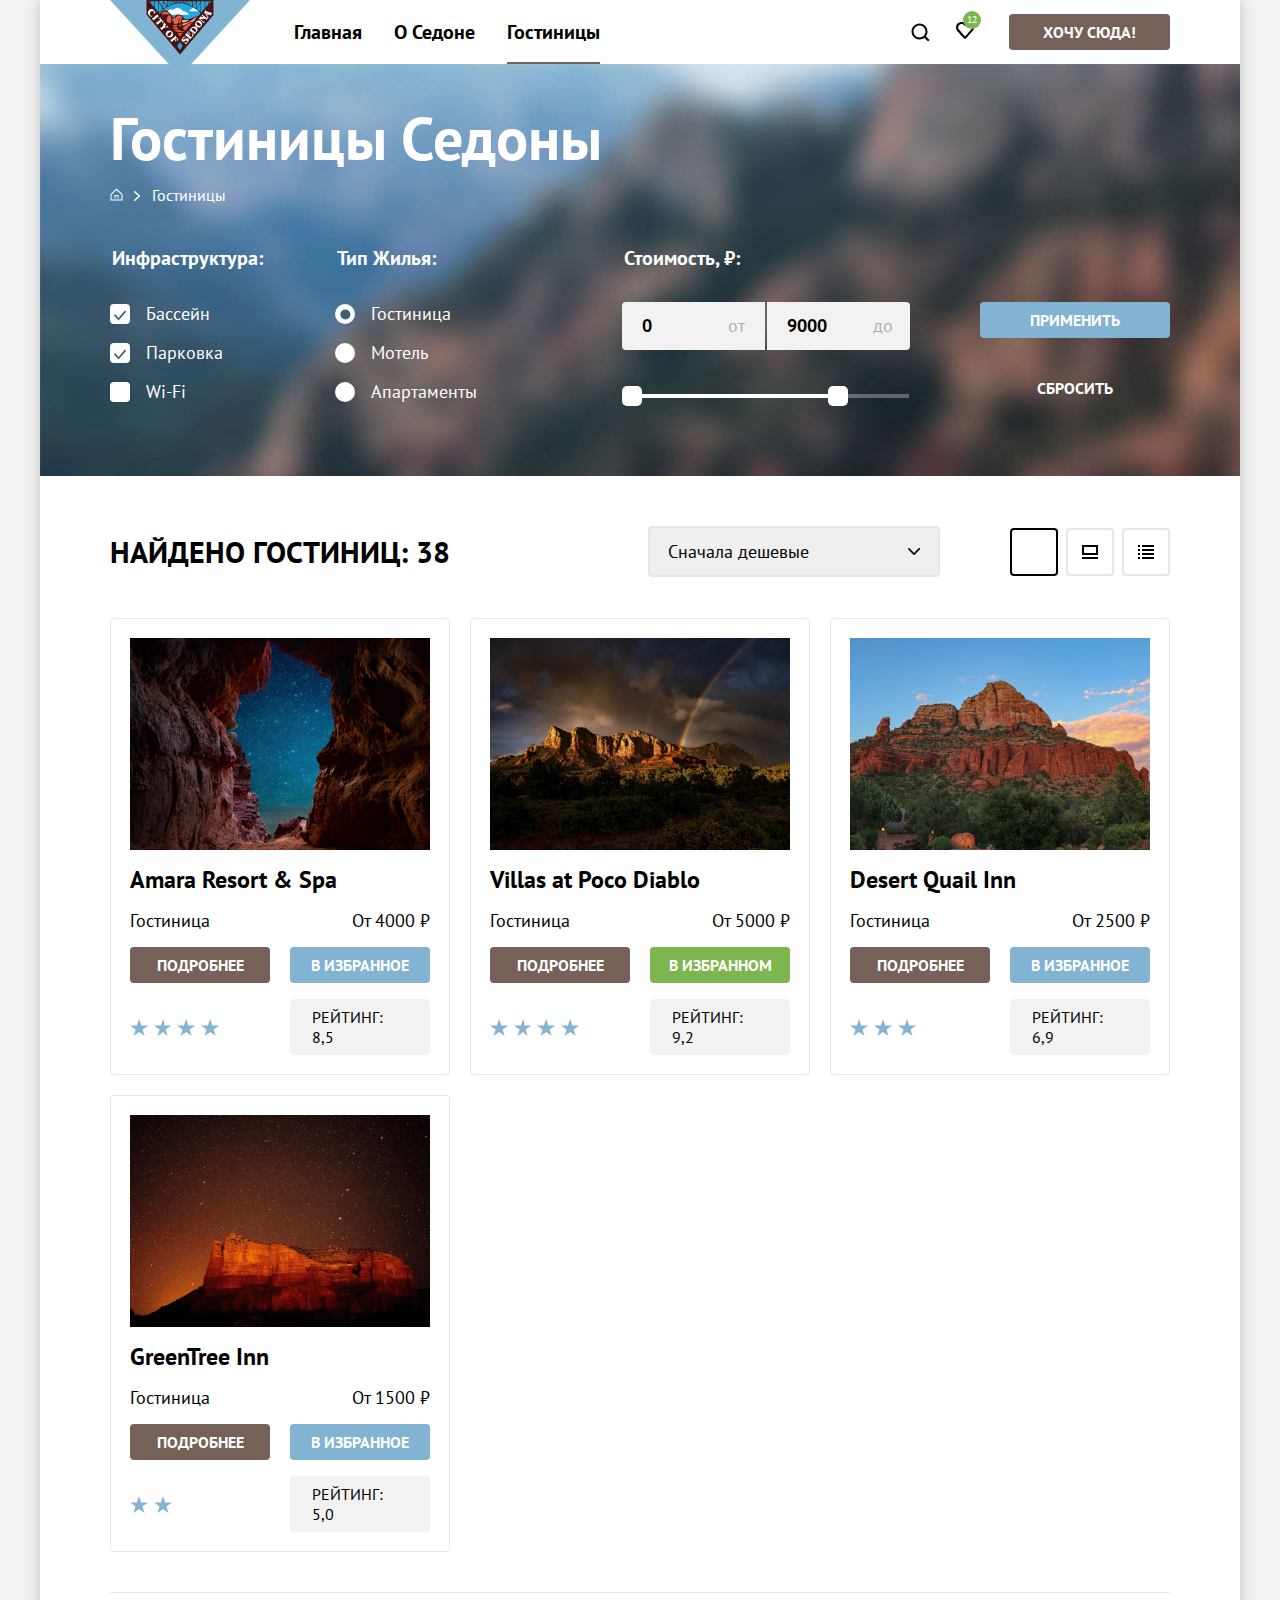
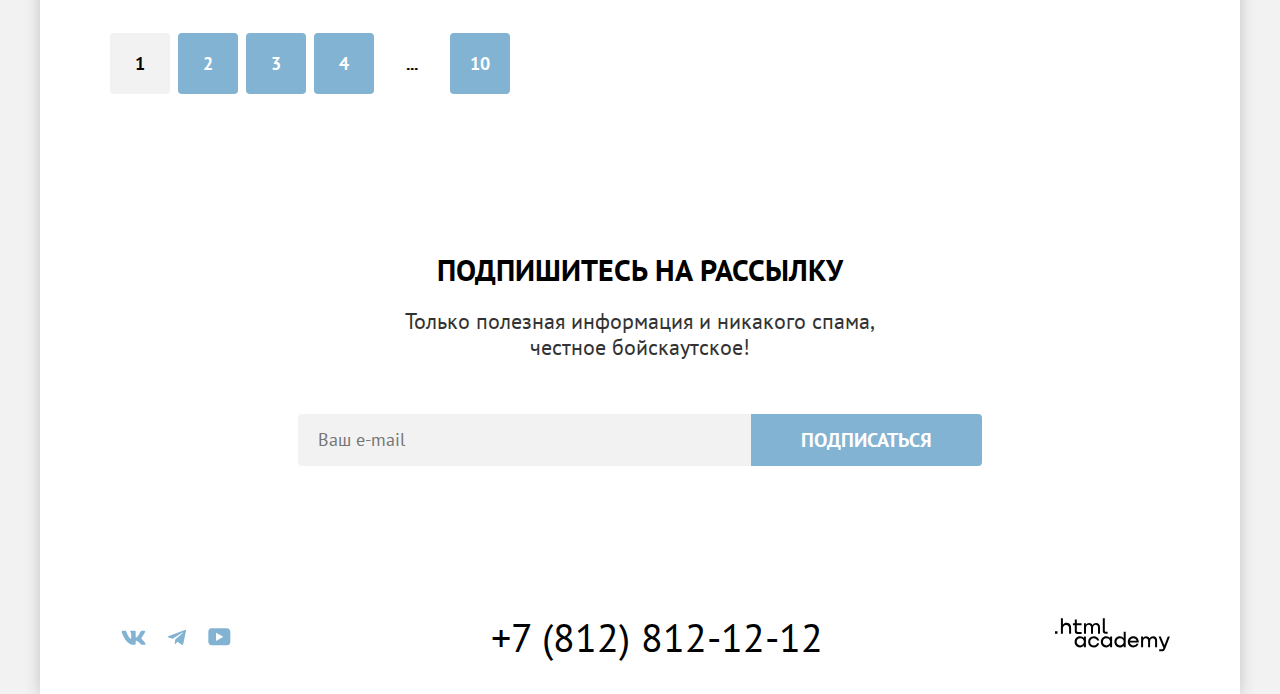
<file: 9/catalog.html>
<!DOCTYPE html>
<html lang="ru">

  <head>
    <meta charset="utf-8">
    <title>HTML Academy: Седона</title>
    <link rel="stylesheet" href="styles/styles.css">
    <link rel="icon" href="favicon.ico">
    <link rel="icon" type="image/png" href="images/favicon.png">
    <base href="https://htmlacademy-htmlcss.github.io/2251495-sedona-36/9/">
</head>

  <body>
    <div class="page-container">
      <!--Header-->

      <header class="page-header">
        <a class="navigation-logo" href="index.html">
          <img class="page-header-logo" src="images/logo.svg" width="140" height="70" alt="Логотип города Седона.">
        </a>
        <nav class="navigation">
          <ul class="navigation-list">
            <li class="navigation-item">
              <a class="navigation-link" href="index.html">
                Главная</a>
            </li>
            <li class="navigation-item">
              <a class="navigation-link" href="#">О Седоне</a>
            </li>
            <li class="navigation-item">
              <a class="navigation-link navigation-link-current">Гостиницы</a>
            </li>
          </ul>
          <ul class="navigation-list navigation-user">
            <li class="navigation-item">
              <a class="navigation-link" href="#">
                <span class="visually-hidden">Поиск по сайту.</span>
                <svg class="navigation-user-icon" aria-hidden="true" focusable="false"
                  xmlns="http://www.w3.org/2000/svg" width="20" height="20" viewBox="0 0 20 20" fill="none">
                  <path fill="currentColor"
                    d="m19.5 18.008-3.7-3.68c1-1.292 1.7-2.983 1.7-4.872 0-4.376-3.6-7.956-8-7.956s-8 3.68-8 8.055c0 4.376 3.6 7.956 8 7.956 1.8 0 3.5-.597 4.9-1.69l3.7 3.679 1.4-1.492Zm-10-2.486c-3.3 0-6-2.685-6-5.967 0-3.282 2.7-5.967 6-5.967s6 2.685 6 5.967c0 3.282-2.7 5.967-6 5.967Z" />
                </svg>
              </a>
            </li>
            <li class="navigation-item">
              <a class="navigation-link" href="#">
                <span class="visually-hidden">Избранное.</span>
                <svg class="navigation-user-icon" aria-hidden="true" focusable="false"
                  xmlns="http://www.w3.org/2000/svg" width="18" height="17" viewBox="0 0 18 17" fill="none">
                  <path fill="currentColor"
                    d="M8.9 17c-.3 0-.6-.1-.8-.4-5.4-6.1-6.7-7.5-7-7.9C.4 7.8 0 6.6 0 5.4 0 2.4 2.4 0 5.5 0 6.8 0 8 .5 9 1.3 10 .5 11.3 0 12.5 0c3 0 5.5 2.4 5.5 5.4 0 1.3-.5 2.5-1.3 3.4l-7 7.9c-.2.2-.4.3-.8.3Zm-6-9.5c.3.4 3.5 4 6.1 6.9l6.2-7c.5-.5.7-1.2.7-2 0-1.8-1.5-3.3-3.3-3.3-1 0-2 .5-2.7 1.3-.3.3-.6.4-.9.4-.3 0-.6-.2-.8-.4-.7-.8-1.7-1.3-2.7-1.3-1.8 0-3.3 1.5-3.3 3.3-.1.9.3 1.6.7 2.1-.1 0-.1 0 0 0Z" />
                </svg>
                <span class="favourites-number">12</span>
              </a>
            </li>
            <li class="navigation-item">
              <a class="button link-button link-button-header" href="#">Хочу сюда!</a>
            </li>
          </ul>
        </nav>
      </header>

      <!--Main-->

      <main class="main-inner main-container">
        <div class="inner-page-filter">
          <header class="inner-header">
            <h1 class="inner-header-title">Гостиницы Седоны</h1>
            <ol class="breadcrumbs">
              <li class="breadcrumbs-item">
                <a class="breadcrumbs-link breadcrumbs-link-main-page" href="index.html">
                  <span class="visually-hidden">Главная.</span>
                  <svg xmlns="http://www.w3.org/2000/svg" width="13" height="13" viewBox="0 0 13 13" fill="none">
                    <path fill="currentColor" d="m6.5.5-6 5.8v6.2h12V6.3L6.5.5Zm5 11h-10V6.7l5-4.8 5 4.8v4.8Z" />
                    <path fill="#fff" d="M4.5 10.5h1V8h2v2.5h1V7h-4v3.5Z" />
                  </svg>
                </a>
              </li>
              <li class="breadcrumbs-item">
                <a class="breadcrumbs-link breadcrumbs-link-current">Гостиницы</a>
              </li>
            </ol>
          </header>
          <section class="catalog-hotels-filter">
            <h2 class="visually-hidden">Фильтры выбора гостиниц.</h2>
            <form class="catalog-filter" action="https://echo.htmlacademy.ru/" method="get">
              <fieldset class="fieldset catalog-filter-infrastructure">
                <legend class="catalog-filter-title">Инфраструктура:</legend>
                <ul class="catalog-filter-list">
                  <li class="catalog-filter-item">
                    <label class="control">
                      <input class="visually-hidden control-input" type="checkbox" name="swimming-pool" checked>
                      <span class="control-mark"></span>
                      <span>Бассейн</span>
                    </label>
                  </li>
                  <li class="catalog-filter-item">
                    <label class="control">
                      <input class="visually-hidden control-input" type="checkbox" name="parking" checked>
                      <span class="control-mark"></span>
                      <span>Парковка</span>
                    </label>
                  </li>
                  <li class="catalog-filter-item">
                    <label class="control">
                      <input class="visually-hidden control-input" type="checkbox" name="wi-fi">
                      <span class="control-mark"></span>
                      <span>Wi-Fi</span>
                    </label>
                  </li>
                </ul>
              </fieldset>
              <fieldset class="fieldset catalog-filter-group">
                <legend class="catalog-filter-title">Тип Жилья:</legend>
                <ul class="catalog-filter-list">
                  <li class="catalog-filter-item">
                    <label class="control">
                      <input class="visually-hidden control-input" type="radio" name="hotel-group" value="hotel"
                        checked>
                      <span class="control-mark"></span>
                      <span>Гостиница</span>
                    </label>
                  </li>
                  <li class="catalog-filter-item">
                    <label class="control">
                      <input class="visually-hidden control-input" type="radio" name="hotel-group" value="motel">
                      <span class="control-mark"></span>
                      <span>Мотель</span>
                    </label>
                  </li>
                  <li class="catalog-filter-item">
                    <label class="control">
                      <input class="visually-hidden control-input" type="radio" name="hotel-group" value="apartments">
                      <span class="control-mark"></span>
                      <span>Апартаменты</span>
                    </label>
                  </li>
                </ul>
              </fieldset>
              <fieldset class="fieldset catalog-filter-price">
                <legend class="catalog-filter-title">Стоимость, ₽:</legend>
                <div class="range">
                  <div class="range-wrapper-inputs">
                    <label class="control-price">
                      <input class="control-input-price control-input-price-lower" type="number" name="lowest-price"
                        value="0" placeholder="0">
                      <span class="control-text">от</span>
                    </label>
                    <label class="control-price">
                      <input class="control-input-price control-input-price-higher" type="number" name="highest-price"
                        value="9000" placeholder="9000">
                      <span class="control-text">до</span>
                    </label>
                  </div>

                  <div class="range-scale">
                    <div class="range-bar" style="left: 0; width: 226px">
                      <button class="range-toggle toggle-min" type="button">
                        <span class="visually-hidden">Изменить минимальную цену.</span>
                      </button>
                      <button class="range-toggle toggle-max" type="button">
                        <span class="visually-hidden">Изменить максимальную цену.</span>
                      </button>
                    </div>
                  </div>
                </div>
              </fieldset>
              <div class="buttons-filter">
                <button class="button button-filter" type="submit">Применить</button>
                <button class="button reset-button" type="reset">Сбросить</button>
              </div>
            </form>
          </section>
        </div>
        <section class="catalog-hotels">
          <div class="catalog-hotels-sort">
            <h2 class="visually-hidden">Список гостиниц Седоны.</h2>
            <p class="search-result">
              Найдено гостиниц: <span class="search-result">38</span>
            </p>
            <select class="select-control" aria-label="Сортировка">
              <option value="cheap">Сначала дешевые</option>
              <option value="expensive">Сначала дорогие</option>
              <option value="popular">Сначала популярные</option>
            </select>
            <ul class="links-view-list">
              <li class="links-view-item links-view-item-cards">
                <a class="link-view link-view-current" href="#">
                  <span class="visually-hidden">Показать карточки.</span>
                </a>
              </li>
              <li class="links-view-item links-view-item-slider">
                <a class="link-view" href="#">
                  <span class="visually-hidden">Показать слайдер.</span>
                </a>
              </li>
              <li class="links-view-item links-view-item-list">
                <a class="link-view" href="#">
                  <span class="visually-hidden">Показать список.</span>
                </a>
              </li>
            </ul>
          </div>
          <ul class="hotels-cards-list">
            <li class="hotel-card">
              <a class="hotel-card-link" href="#">
                <img class="hotel-card-image" src="images/hotel-1.jpg" width="300" height="212" alt="">
                <h3 class="hotel-card-title">Amara Resort & Spa</h3>
              </a>
              <div class="hotel-card-content">
                <p class="hotel-card-type">Гостиница</p>
                <p class="hotel-card-price">От 4000 ₽</p>
                <a class="button link-button button-card" href="#">Подробнее</a>
                <button class="button button-card" type="button">В избранное</button>
                <p class="stars four-stars">
                  <span class="visually-hidden">Четыре звезды.</span>
                </p>
                <p class="raiting">Рейтинг: 8,5</p>
              </div>
            </li>
            <li class="hotel-card">
              <a class="hotel-card-link" href="#">
                <img class="hotel-card-image" src="images/hotel-2.jpg" width="300" height="212" alt="">
                <h3 class="hotel-card-title">Villas at Poco Diablo</h3>
              </a>
              <div class="hotel-card-content">
                <p class="hotel-card-type">Гостиница</p>
                <p class="hotel-card-price">От 5000 ₽</p>
                <a class="button link-button button-card" href="#">Подробнее</a>
                <button class="button button-card button-active" type="button">
                  В избранном
                </button>
                <p class="stars four-stars">
                  <span class="visually-hidden">Четыре звезды.</span>
                </p>
                <p class="raiting">Рейтинг: 9,2</p>
              </div>
            </li>
            <li class="hotel-card">
              <a class="hotel-card-link" href="#">
                <img class="hotel-card-image" src="images/hotel-3.jpg" width="300" height="212" alt="">
                <h3 class="hotel-card-title">Desert Quail Inn</h3>
              </a>
              <div class="hotel-card-content">
                <p class="hotel-card-type">Гостиница</p>
                <p class="hotel-card-price">От 2500 ₽</p>
                <a class="button link-button button-card" href="#">Подробнее</a>
                <button class="button button-card" type="button">В избранное</button>
                <p class="stars three-stars">
                  <span class="visually-hidden">Три звезды.</span>
                </p>
                <p class="raiting">Рейтинг: 6,9</p>
              </div>
            </li>
            <li class="hotel-card">
              <a class="hotel-card-link" href="#">
                <img class="hotel-card-image" src="images/hotel-4.jpg" width="300" height="212" alt="">
                <h3 class="hotel-card-title">GreenTree Inn</h3>
              </a>
              <div class="hotel-card-content">
                <p class="hotel-card-type">Гостиница</p>
                <p class="hotel-card-price">От 1500 ₽</p>
                <a class="button link-button button-card" href="#">Подробнее</a>
                <button class="button button-card" type="button">В избранное</button>
                <p class="stars two-stars">
                  <span class="visually-hidden">Две звезды.</span>
                </p>
                <p class="raiting">Рейтинг: 5,0</p>
              </div>
            </li>
          </ul>
          <ul class="pagination">
            <li class="pagination-item">
              <a class="pagination-link pagination-current">1</a>
            </li>
            <li class="pagination-item">
              <a class="pagination-link" href="#">2</a>
            </li>
            <li class="pagination-item">
              <a class="pagination-link" href="#">3</a>
            </li>
            <li class="pagination-item">
              <a class="pagination-link" href="#">4</a>
            </li>
            <li class="pagination-item">
              <a class="pagination-link pagination-link-ellipsis" href="#">...</a>
            </li>
            <li class="pagination-item">
              <a class="pagination-link" href="#">10</a>
            </li>
          </ul>
        </section>
      </main>
      <!--Footer-->
      <footer class="page-footer">
        <section class="subscription">
          <h2 class="subscription-title tagline">Подпишитесь на рассылку</h2>
          <p class="tagline-small">
            Только полезная информация и никакого спама,
            честное бойскаутское!
          </p>
          <form class="subscription-form" action="https://echo.htmlacademy.ru/" method="post">
            <label class="visually-hidden" for="subscription-email">Email.</label>
            <input class="field email-field field-inner" placeholder="Ваш e-mail" type="email" name="subscription-email"
              id="subscription-email" required>
            <button class="button subscription-button" type="submit">
              Подписаться
            </button>
          </form>
        </section>

        <section class="footer-contacts">
          <h2 class="visually-hidden">Контакты.</h2>
          <ul class="footer-contacts-socials-list">
            <li class="footer-socials-item">
              <a class="socials-link" href="https://vk.com/htmlacademy">
                <span class="visually-hidden">ВКонтакте.</span>
                <svg aria-hidden="true" focusable="false" xmlns="http://www.w3.org/2000/svg" width="25" height="15"
                  viewBox="0 0 25 15" fill="none">
                  <path fill="currentColor" fill-rule="evenodd"
                    d="M24.12 1.8c.16-.54 0-.94-.8-.94H20.7c-.67 0-.98.34-1.15.73 0 0-1.33 3.2-3.22 5.27-.61.6-.9.8-1.23.8-.16 0-.41-.2-.41-.75v-5.1c0-.66-.19-.95-.74-.95H9.82c-.42 0-.67.3-.67.59 0 .62.95.76 1.04 2.51v3.8c0 .83-.15.98-.48.98-.9 0-3.06-3.2-4.34-6.88-.25-.72-.5-1-1.18-1H1.57c-.75 0-.9.34-.9.73 0 .68.89 4.07 4.14 8.55 2.17 3.06 5.23 4.72 8 4.72 1.68 0 1.88-.37 1.88-1v-2.32c0-.74.16-.88.7-.88.38 0 1.05.19 2.6 1.66 1.79 1.75 2.08 2.54 3.08 2.54h2.63c.75 0 1.12-.37.9-1.1-.23-.72-1.08-1.77-2.2-3.02-.62-.71-1.54-1.48-1.82-1.86-.39-.5-.28-.71 0-1.15 0 0 3.2-4.42 3.54-5.93Z"
                    clip-rule="evenodd" />
                </svg>
              </a>
            </li>
            <li class="footer-socials-item">
              <a class="socials-link" href="https://t.me/htmlacademy">
                <span class="visually-hidden">Телеграм.</span>
                <svg aria-hidden="true" focusable="false" xmlns="http://www.w3.org/2000/svg" width="18" height="16"
                  viewBox="0 0 18 16" fill="none">
                  <path fill="currentColor"
                    d="M16.79.96.84 7.1c-1.09.44-1.08 1.05-.2 1.32l4.1 1.28 9.47-5.98c.44-.27.85-.13.52.17l-7.68 6.93-.28 4.22c.41 0 .6-.2.83-.41l1.99-1.94 4.13 3.06c.77.42 1.31.2 1.5-.71l2.72-12.8c.28-1.1-.43-1.61-1.16-1.28Z" />
                </svg>
              </a>
            </li>
            <li class="footer-socials-item">
              <a class="socials-link" href="https://www.youtube.com/user/htmlacademyru">
                <span class="visually-hidden">Youtube.</span>
                <svg aria-hidden="true" focusable="false" xmlns="http://www.w3.org/2000/svg" width="23" height="18"
                  viewBox="0 0 23 18" fill="none">
                  <path fill="currentColor"
                    d="M18.94.36H3.51C1.65.36.33 1.95.33 3.76v10.09c0 1.91 1.32 3.5 3.18 3.5h15.65c1.64 0 3.17-1.59 3.17-3.4V3.76c-.22-1.8-1.53-3.4-3.39-3.4ZM7.99 12.89V4.82l7.34 4.04-7.34 4.03Z" />
                </svg>
              </a>
            </li>
          </ul>
          <a class="footer-contacts-phone" href="tel:+78128121212">
            +7 (812) 812-12-12</a>
          <a class="footer-contacts-email" href="https://htmlacademy.ru/">
            <span class="visually-hidden">html academy.</span>
            <svg aria-hidden="true" focusable="false" xmlns="http://www.w3.org/2000/svg" width="115" height="34"
              viewBox="0 0 115 34" fill="none">
              <path fill="currentColor"
                d="M0 13.26v2.6h2.5v-2.6H0ZM11.6 4.86c-1.6 0-2.8.7-3.6 1.7h-.1V.36h-2v15.5h2v-5.3c0-2.1 1.3-3.6 3.3-3.6 1.8 0 2.9 1.4 2.9 3.2v5.7h2v-6.1c.1-3-1.8-4.9-4.5-4.9ZM26.6 5.16h-4.8v-3.7h-2v3.8h-1.9v2h1.9v6c0 1.7 1 2.7 2.7 2.7h4.1v-2h-3.7c-.7 0-1.1-.4-1.1-1.1v-5.7h4.8v-2ZM41.1 4.96c-1.6 0-2.9.8-3.5 2.1h-.1c-.6-1.2-1.8-2.1-3.4-2.1-1.4 0-2.5.8-3.1 1.8h-.1v-1.6H29v10.6h2v-5.4c0-2 1-3.5 2.6-3.5 1.5 0 2.4 1 2.4 2.6v6.3h2v-5.6c0-2.4 1.4-3.3 2.6-3.3 1.5 0 2.4 1 2.4 2.6v6.3h2v-6.5c.1-2.5-1.4-4.3-3.9-4.3ZM47.8 13.06c0 1.7 1 2.7 2.8 2.7h2v-2h-1.7c-.7 0-1.1-.4-1.1-1.1V.36h-2v12.7ZM28.9 20.06c-.9-1.1-2.2-1.8-3.9-1.8-3.1 0-5.4 2.3-5.4 5.6s2.3 5.6 5.4 5.6c1.8 0 3-.8 3.8-1.9h.1v1.6h2v-10.6h-2v1.5Zm-3.6 7.4c-2.2 0-3.6-1.6-3.6-3.6s1.4-3.6 3.6-3.6 3.6 1.6 3.6 3.6c0 1.9-1.4 3.6-3.6 3.6ZM44.2 22.36c-.5-2.4-2.6-4.1-5.4-4.1a5.4 5.4 0 0 0-5.6 5.6c0 3.1 2.2 5.6 5.6 5.6 2.8 0 4.9-1.8 5.4-4.2h-2.1a3.4 3.4 0 0 1-3.3 2.3c-2.2 0-3.6-1.6-3.6-3.6s1.4-3.6 3.6-3.6c1.6 0 2.8 1 3.3 2.2h2.1v-.2ZM55.1 20.06c-.9-1.1-2.2-1.8-3.9-1.8-3.1 0-5.4 2.3-5.4 5.6s2.3 5.6 5.4 5.6c1.8 0 3-.8 3.8-1.9h.1v1.6h2v-10.6h-2v1.5Zm-3.6 7.4c-2.2 0-3.6-1.6-3.6-3.6s1.4-3.6 3.6-3.6 3.6 1.6 3.6 3.6c0 1.9-1.5 3.6-3.6 3.6ZM68.7 20.16c-.9-1.1-2.2-1.9-3.9-1.9-3.1 0-5.4 2.3-5.4 5.6s2.2 5.6 5.4 5.6c1.7 0 3-.8 3.8-1.8h.1v1.5h2v-15.4h-2v6.4Zm-3.6 7.3c-2.2 0-3.6-1.6-3.6-3.6s1.4-3.6 3.6-3.6 3.6 1.6 3.6 3.6c-.1 2-1.5 3.6-3.6 3.6ZM78.3 18.26c-3.3 0-5.5 2.5-5.5 5.6 0 3 2.1 5.6 5.5 5.6 2.5 0 4.5-1.3 5.2-3.6h-2.1c-.5 1-1.6 1.6-3 1.6-1.9 0-3.3-1.3-3.4-2.9h8.8c.2-3.6-2-6.3-5.5-6.3Zm0 1.9c1.7 0 3 1 3.3 2.6h-6.5c.3-1.5 1.5-2.6 3.2-2.6ZM98.2 18.26c-1.6 0-2.9.8-3.6 2h-.1c-.6-1.2-1.8-2-3.4-2-1.4 0-2.5.7-3.1 1.8v-1.5h-1.9v10.6h2v-5.4c0-2 1-3.4 2.6-3.5 1.5 0 2.4 1 2.4 2.6v6.3h2v-5.6c0-2.4 1.4-3.3 2.6-3.3 1.5 0 2.4 1 2.4 2.6v6.3h2v-6.5c.1-2.6-1.4-4.4-3.9-4.4ZM109.4 27.36l-3.6-8.9h-2.2l4.8 11.6c-.3.9-.7 1.2-1.7 1.2h-2.5v2h2.5c1.8 0 2.8-.8 3.5-2.6l4.7-12.2h-2.1l-3.4 8.9Z" />
            </svg>
          </a>
        </section>
      </footer>
    </div>
  </body>

</html>
</file>
<file: styles/styles.css>
@font-face {
  font-family: "PT Sans";
  font-style: normal;
  font-weight: 400;
  src: url("../fonts/ptsans-400.woff2") format("woff2");
  font-display: swap;
}

@font-face {
  font-family: "PT Sans";
  font-style: normal;
  font-weight: 700;
  src: url("../fonts/ptsans-700.woff2") format("woff2");
  font-display: swap;
}

/* Основные стили */

html {
  height: 100%;
}

body {
  height: 100%;
  margin: 0;

  font-family: "PT Sans", sans-serif;
  font-size: 18px;
  line-height: 21px;
  color: #000000;

  background-color: #f2f2f2;
}

img {
  max-width: 100%;
  object-fit: contain;
}

.page-container {
  display: flex;
  flex-direction: column;
  width: 1200px;
  min-height: 100%;
  margin: 0 auto;

  background-color: #ffffff;
  box-shadow: 0 0 15px rgba(0, 0, 0, 0.2);
}

.main-container {
  flex-grow: 1;
}

.visually-hidden {
  position: absolute;

  width: 1px;
  height: 1px;
  margin: -1px;
  padding: 0;

  white-space: nowrap;

  border: 0;

  -webkit-clip-path: inset(100%);
  clip-path: inset(100%);
  clip: rect(0 0 0 0);
  overflow: hidden;
}

.button {
  display: inline-block;

  font-family: inherit;
  font-size: 16px;
  line-height: 20px;
  font-weight: 700;
  text-transform: uppercase;
  color: #ffffff;

  background-color: #82b3d3;
  border: none;
  border-radius: 4px;
  cursor: pointer;

  outline: none;
}

.button:hover {
  background-color: #68a2Ca;
}

.button:focus {
  background-color: #68a2Ca;
}

.button:active {
  color: rgba(255, 255, 255, 0.3);

  background-color: #82b3d3;
}

.button:disabled {
  background-color: #e5e5e5;
}

/* Стили для header */

.page-header {
  display: flex;
  justify-content: space-between;
  padding: 0 70px;
}

.navigation-logo {
  position: relative;

  margin-bottom: -10px;
  margin-right: 28px;
}

.navigation-logo:hover,
.navigation-logo:focus {
  opacity: 0.7;
}

.navigation-logo:focus {
  outline: none;
}

.navigation-logo:active {
  opacity: 0.4;
}

.navigation {
  display: flex;
  flex-grow: 1;
}

.navigation-list {
  display: flex;
  flex-wrap: wrap;
  width: 464px;
  margin: 0;
  padding: 0;

  list-style-type: none;
}

.navigation-user {
  max-width: 332px;
  margin-left: auto;
  align-items: center;
  justify-content: flex-end;
}

.navigation-link {
  position: relative;

  display: block;
  padding: 20px 16px;

  font-size: 20px;
  line-height: 24px;
  font-weight: 700;
  text-align: center;
  color: #000000;

  text-decoration: none;
}

.navigation-link:hover:not(.navigation-link-current) {
  color: #756157;
}

.navigation-link:focus {
  color: #756157;
  outline: none;
}

.navigation-link:active:not(.navigation-link-current) {
  color: rgba(117, 97, 87, 0.3);
}

.navigation-link-current::before {
  position: absolute;
  bottom: 0;
  right: 16px;
  left: 16px;

  display: inline-block;
  height: 2px;

  background-color: #756257;

  content: "";
}

.navigation-user .navigation-link {
  position: relative;
  display: block;
  padding: 22px 12px;
  min-width: 20px;
  min-height: 20px;
}

.navigation-link:hover .navigation-user-icon {
  fill: #756257;
}

.navigation-link:focus .navigation-user-icon {
  fill: #756257;
}

.navigation-user-icon {
  display: block;
}

.favourites-number {
  position: absolute;
  top: 11px;
  left: 20px;

  display: flex;
  justify-content: center;
  align-items: center;
  padding: 4px;

  font-size: 10px;
  font-weight: 400;
  line-height: 10px;
  color: #ffffff;

  background-color: #7db54f;
  border-radius: 20px;
}

.link-button {
  display: inline-block;
  text-align: center;
  box-sizing: border-box;

  color: #ffffff;

  background-color: #756157;
  text-decoration: none;
}

.link-button:hover {
  background-color: #615048;
}

.link-button:focus {
  background-color: #615048;
}

.link-button:active {
  color: rgba(255, 255, 255, 0.3);

  background-color: #756157;
}

.link-button-header {
  margin-left: 20px;
  padding: 8px 34px;
}

/* Стили для footer */

.page-footer {
  display: flex;
  flex-direction: column;
}

.email-field:hover,
.email-field:focus {
  background-color: #e6e6e6;
}

.email-field:focus-visible {
  outline: 3px solid #83b3d3;
}

.email-field:focus:not(:placeholder-shown) {
  outline: none;
  box-shadow: inset 0 0 0 2px #000000;
}

.footer-contacts {
  display: flex;
  flex-wrap: wrap;
  justify-content: space-between;
  align-items: center;
  padding: 44px 70px 30px;
}

.footer-contacts-socials-list {
  display: flex;
  flex-wrap: wrap;
  align-items: center;
  gap: 4px;
  width: 192px;
  margin: 0;
  margin-right: 187px;
  padding: 0;

  list-style-type: none;
}

.socials-link-youtube {
  display: flex;
}

.socials-link {
  padding: 13px 11px;

  color: #83b3d3
}

.socials-link:hover {
  color: #68a2ca;
}

.socials-link:focus {
  outline: none;
  color: #68a2ca;
}

.socials-link:active {
  color: rgba(104, 162, 202, 0.3);
}

.footer-contacts-phone {
  width: 333px;

  font-weight: 400;
  font-size: 40px;
  line-height: 40px;
  color: #000000;
  text-decoration: none;
}

.footer-contacts-phone:hover {
  color: #756157;
}

.footer-contacts-phone:focus {
  outline: none;
  color: #756157;
}

.footer-contacts-phone:active {
  color: rgba(117, 97, 87, 0.3);
}

.footer-contacts-email {
  display: block;
  margin-left: auto;

  color: #000000;
}

.footer-contacts-email:hover {
  color: #756157;
}

.footer-contacts-email:focus {
  outline: none;
  color: #756157;
}

.footer-contacts-email:active {
  color: rgba(117, 97, 87, 0.3);
}

.subscription-button {
  font-size: 20px;
  line-height: 36px;
}

.footer-contacts-email-svg {
  display: block;
}

/* Стили для главной страницы */

/* hero */

.hero {
  padding-top: 52px;
  padding-bottom: 83px;

  background-color: #68a2ca;
  background-image: url("../images/bord.svg"), url("../images/index-background.jpg");
  background-repeat: no-repeat;
  background-position: bottom, center;
  background-size: contain, cover;
}

.slogan {
  display: block;
  margin: 0 auto;
}

/* advantages */

.advantages-tagline {
  padding: 68px 272px 90px;
}

.tagline {
  margin-top: 0;
  margin: 0 auto;
  margin-bottom: 20px;

  font-size: 30px;
  font-weight: 700;
  line-height: 36px;
  text-transform: uppercase;
  text-align: center;
}

.tagline-lead {
  margin-bottom: 25px;
}

.tagline-small {
  margin: 0 auto;

  font-size: 22px;
  font-weight: 400;
  line-height: 26px;
  color: #333333;
  text-align: center;
}

.title {
  position: relative;

  width: 175px;
  margin: 0 auto;
  margin-bottom: 62px;

  font-size: 24px;
  font-weight: 700;
  line-height: 28px;
  text-transform: uppercase;
  text-align: center;
  word-break: break-word;
}

.advantages-item .title::before {
  position: absolute;
  left: 50%;
  bottom: -30px;

  margin-left: -30px;
  width: 60px;
  height: 2px;

  background-color: rgba(0, 0, 0, 0.3);

  content: "";
}

.advantage-image .title::before {
  background-color: rgba(255, 255, 255, 0.3);
}

.description {
  width: 232px;
  margin: 0 auto;
  margin-bottom: 0;

  font-weight: 400;
  color: #333333;
  text-align: center;
}

.advantages-list,
.services-list {
  display: flex;
  flex-wrap: wrap;
  margin: 0;
  padding: 0;

  list-style-type: none;
}

.advantages-item,
.services-item {
  box-sizing: border-box;
  width: 400px;
  min-height: 385px;

  background-color: rgba(131, 179, 211, 0.12);
}

.advantages-item {
  padding: 112px 85px;
}

.advantage-picture {
  display: block;
  height: auto;
}

.advantage-image {
  display: flex;

  width: 1200px;
  padding: 0;
}

.advantage-image-reverse {
  flex-direction: row-reverse;
}

.background-bright {
  padding: 102px 85px;

  color: #ffffff;

  background-color: #82b3d3;
}

.background-bright .description {
  color: #ffffff;
}

.background-light {
  background-color: rgba(131, 179, 211, 0.2);
}

.services-tagline {
  padding: 64px 347px;
}

.services-item {
  padding: 183px 85px 81px;

  background-repeat: no-repeat;
  background-position: 50% 79px;
}

.services-item .title {
  margin-bottom: 30px;
}

.services-item-accommodation {
  background-image: url("../images/accomodation.svg");
}

.services-item-food {
  background-color: #ffffff;
  background-image: url("../images/food.svg");
}

.services-item-souvenirs {
  background-image: url("../images/souvenirs.svg");
}

/* search */

.search {
  padding-top: 96px;
  padding-bottom: 96px;
}

.search-container {
  width: 592px;
  margin: 0 auto;

  text-align: center;
}

.search-link {
  display: inline-block;
  margin: 0 auto;
  margin-top: 54px;
  padding: 8px 50px;

  font-size: 20px;
  line-height: 36px;
}

/* footer */

.subscription {
  padding-top: 96px;
  padding-bottom: 104px;
}

.index-subscription {
  color: #ffffff;

  background-image: url("../images/subscribe.jpg");
  background-color: #82b3d3;
  background-repeat: no-repeat;
  background-size: cover;
}

.subscription-title {
  width: 475px;
}

.index-subscription .tagline-small {
  color: #ffffff;
}

.subscription .tagline-small {
  margin-bottom: 54px;
  width: 475px;
}

.subscription-form {
  display: flex;
  width: 684px;
  margin: 0 auto;
}

.field {
  flex-grow: 1;
  padding: 12px 20px;

  font-family: inherit;
  font-size: 18px;
  line-height: 24px;

  background-color: #f2f2f2;
  border: none;
  border-top-left-radius: 4px;
  border-bottom-left-radius: 4px;
}

.field:disabled,
.field:disabled:hover {
  background-color: rgba(242, 242, 242, 0.3);
}

.subscription-button {
  padding: 8px 50px;

  border-top-left-radius: 0;
  border-bottom-left-radius: 0;
}

/* Стили для каталога */

/* inner-filter */

.inner-header-title {
  margin: 0;
  margin-bottom: 8px;

  font-size: 60px;
  font-weight: 700;
  line-height: 78px;
}

.breadcrumbs {
  display: flex;
  flex-wrap: wrap;
  margin: 0;
  margin-bottom: 40px;
  padding: 0;

  list-style-type: none;
}

.breadcrumbs-item {
  position: relative;

  margin-right: 29px;
}

.breadcrumbs-link {
  display: block;

  font-size: 16px;
  line-height: 21px;

  color: #ffffff;
}

.breadcrumbs-link:hover:not(.breadcrumbs-link-current),
.breadcrumbs-link:focus:not(.breadcrumbs-link-current) {
  color: rgba(255, 255, 255, 0.6);
}

.breadcrumbs-link:focus:not(.breadcrumbs-link-current) {
  outline: none;
}

.breadcrumbs-link:active:not(.breadcrumbs-link-current) {
  color: rgba(255, 255, 255, 0.3);
}

.breadcrumbs-item:not(:last-child)::after {
  position: absolute;
  left: calc(100% + 11px);
  top: 6px;

  width: 6px;
  height: 10px;

  background-image: url("../images/right-arrow.svg");
  background-repeat: no-repeat;
  background-position: center;
  content: "";
}

.breadcrumbs-item:last-child::after {
  content: none;
}

.inner-page-filter {
  padding: 35px 70px 70px;

  color: #ffffff;

  background-image: url("../images/filter-image.jpg");
  background-repeat: no-repeat;
  background-size: cover;
  background-color: #82b3d3;
}

.catalog-filter {
  display: flex;
  justify-content: space-between;
  gap: 70px;
}

.catalog-filter-list {
  margin: 0;
  padding: 0;

  list-style-type: none;
}

.catalog-filter-item:not(:last-child) {
  margin-bottom: 16px;
}

.catalog-filter-title {
  margin-bottom: 32px;
  padding: 0;

  font-size: 20px;
  font-weight: 700;
  line-height: 24px;
}

.catalog-filter-item {
  line-height: 23px;
}

.catalog-filter-infrastructure {
  width: 151px;
  margin: 0;
  padding: 0;
}

.catalog-filter-group {
  width: 151px;
  margin: 0;
  margin-right: auto;
  padding: 0;
}

.catalog-filter-price {
  margin: 0;
  padding: 0;
}

.control {
  position: relative;
  display: block;
  padding-left: 36px;
}

.control:hover span {
  opacity: 0.6;
}

.control:active span {
  opacity: 0.3;
}

.control-mark {
  position: absolute;
  top: 2px;
  left: 0;

  width: 20px;
  height: 20px;

  background-color: #ffffff;
  border-radius: 4px;
}

.control:focus-within .control-mark {
  outline: 3px solid #83b3d3;
}

.control-input:disabled ~ span {
  opacity: 0.4;
}

.control-input[type="checkbox"]:checked + .control-mark {
  background-image: url("../images/checkmark.svg");
  background-repeat: no-repeat;
  background-position: 4px 6px;
}

.control-input[type="radio"] + .control-mark {
  background-color: #ffffff;
  border-radius: 50%;
}

.control-input[type="radio"]:checked + .control-mark {
  background-image: url("../images/point.svg");
  background-repeat: no-repeat;
  background-position: center;
}

.control-price {
  position: relative;

  display: block;
}

.control-input-price {
  display: block;
  box-sizing: border-box;
  width: 143px;
  padding: 12px 20px;

  font-family: inherit;
  font-weight: 700;
  font-size: 18px;
  line-height: 24px;
  color: #000000;

  background-color: #f2f2f2;
  border: none;
}

.control-input-price:hover,
.control-input-price:focus {
  background-color: #e6e6e6;
}

.control-input-price:focus-visible {
  outline: 3px solid #83b3d3;
}

.control-input-price:focus:not(:placeholder-shown) {
  box-shadow: inset 0 0 0 2px #000000;
  outline: none;
}

.control-input-price:disabled {
  background-color: rgba(255, 255, 255, 0.3)
}

.control-input-price-lower {
  border-top-left-radius: 4px;
  border-bottom-left-radius: 4px;
}

.control-input-price-higher {
  border-top-right-radius: 4px;
  border-bottom-right-radius: 4px;
}

.range-wrapper-inputs {
  display: flex;
  gap: 2px;
  width: 288px;
  justify-content: space-between;
  margin-bottom: 44px;
}

.control-input-price::-webkit-outer-spin-button,
.control-input-price::-webkit-inner-spin-button {
  -webkit-appearance: none;
  appearance: none;
  margin: 0;
}

.control-input-price {
  -moz-appearance: textfield;
}

.control-text {
  position: absolute;
  left: 106px;
  bottom: 12px;

  line-height: 24px;

  color: rgba(0, 0, 0, 0.3);
}

.range-scale {
  position: relative;

  width: 287px;
  height: 4px;

  background-color: rgba(255, 255, 255, 0.3);
}

.range-bar {
  position: absolute;
  height: 4px;
  background-color: #ffffff;
}

.range-toggle {
  position: absolute;

  width: 20px;
  height: 20px;

  border: none;
  background: #ffffff;
  border-radius: 5px;
  cursor: pointer;
}

.range-toggle:hover {
  box-shadow: 0 4px 10px 0 rgba(0, 0, 0, 0.25);
}

.range-toggle:focus {
  outline: 3px solid #83b3d3;
  box-shadow: 0 4px 10px 0 rgba(0, 0, 0, 0.25);
}

.range-toggle:active {
  outline: 2px solid #83b3d3;
  box-shadow: 0 7px 15px 0 rgba(0, 0, 0, 0.4)
}

.toggle-min {
  top: -8px;
  left: 0px;
}

.toggle-max {
  top: -8px;
  right: 0px;
}

.buttons-filter {
  display: flex;
  flex-direction: column;
  justify-content: start;

  padding-top: 56px;
}

.button-filter {
  margin-bottom: 32px;
  padding: 8px 50px;
}

.reset-button {
  padding: 8px 50px;

  background-color: transparent;
}

.reset-button:hover {
  color: rgba(255, 255, 255, 0.6);
  background-color: transparent;
}

.reset-button:focus {
  background-color: transparent;
  box-shadow: inset 0 0 0 3px #83b3d3;
}

.reset-button:active {
  color: rgba(255, 255, 255, 0.3);

  background-color: transparent;
}

.reset-button:disabled {
  color: rgba(255, 255, 255, 0.1);

  background-color: transparent;
}

.fieldset {
  border: 0;
}

/* catalog-hotels */

/* hotels-cards-list */

.catalog-hotels-sort {
  display: flex;
  width: 1060px;
  margin: 0 auto;
  padding-top: 50px;
  padding-bottom: 41px;
  align-items: center;
  gap: 10px;
}

.search-result {
  flex-shrink: 2;
  margin: 0;
  margin-right: auto;

  font-size: 30px;
  font-weight: 700;
  line-height: 36px;
  text-transform: uppercase;
}

.select-control {
  flex-shrink: 0;
  width: 292px;
  padding: 14px 20px;
  padding-right: 42px;

  font-family: inherit;
  font-size: inherit;

  border: none;
  box-shadow: inset 0 0 0 2px #e5e5e5;
  border-radius: 4px;
  background-image: url("../images/down-arrow.svg");
  background-repeat: no-repeat;
  background-position: right 20px center;
  -webkit-appearance: none;
  appearance: none;
}

.select-control:hover {
  box-shadow: inset 0 0 0 2px #68a2Ca;
}

.select-control:focus {
  box-shadow: inset 0 0 0 2px #68a2Ca;
  outline: none;
}

.select-control:disabled {
  color: rgba(0, 0, 0, 0.3);
  box-shadow: inset 0 0 0 2px rgba(0, 0, 0, 0.3);
}

.links-view-list {
  display: flex;
  flex-wrap: wrap;
  gap: 8px;
  max-width: 160px;
  margin: 0;
  margin-left: 60px;
  padding: 0;

  list-style-type: none;
}

.link-view {
  display: block;
  width: 48px;
  height: 48px;

  box-shadow: inset 0 0 0 2px #e5e5e5;
  border-radius: 4px;

  outline: none;
}

.link-view-current {
  box-shadow: inset 0 0 0 2px #000000;
}

.link-view:hover {
  box-shadow: inset 0 0 0 2px #000000;
}

.link-view:focus {
  box-shadow: inset 0 0 0 2px #68a2Ca;
}

.link-view:active {
  box-shadow: inset 0 0 0 2px #000000;
}

.links-view-item {
  background-repeat: no-repeat;
  background-position: center;
}

.links-view-item-cards {
  background-image: url("../images/cards.svg");
}

.links-view-item-slider {
  background-image: url("../images/gallery.svg");
}

.links-view-item-list {
  background-image: url("../images/list.svg");
}

.hotels-cards-list {
  display: grid;
  grid-template-columns: repeat(3, 340px);
  gap: 20px;
  width: 1060px;
  margin: 0 auto;
  margin-bottom: 40px;
  padding: 0;
  padding-bottom: 40px;

  list-style-type: none;
  border-bottom: 1px solid #e6e6e6
}

.hotel-card {
  display: flex;
  flex-direction: column;
  padding: 20px;
  width: 300px;

  box-shadow: inset 0 0 0 1px #e6e6e6;
  border-radius: 4px;
}

.hotel-card-image {
  display: block;
}

.hotel-card-title {
  margin-top: 16px;
  margin-bottom: 16px;

  font-size: 24px;
}

.hotel-card-link {
  margin-bottom: auto;

  font-weight: 700;
  line-height: 28px;
  color: #000000;

  text-decoration: none;
}

.hotel-card-link:hover,
.hotel-card-link:focus {
  opacity: 0.6;
}

.hotel-card-link:focus {
  outline: none;
}

.hotel-card-link:active {
  opacity: 0.5;
}

.button-card {
  padding: 8px 20px;
}

.hotel-card-content {
  display: grid;
  grid-template-columns: repeat(2, 140px);
  column-gap: 20px;
  row-gap: 16px;
  justify-content: space-between;
}

.hotel-card-content p {
  margin: 0;
}

.stars {
  height: 17px;

  background-image: url("../images/star.svg");
  background-repeat: space;
  align-self: center;
}

.one-star {
  width: 18px;
}

.two-stars {
  width: 42px;
}

.three-stars {
  width: 66px;
}

.four-stars {
  width: 89px;
}

.five-stars {
  width: 114px;
}

.raiting {
  padding: 8px 22px;

  font-size: 16px;
  line-height: 20px;
  text-transform: uppercase;

  background-color: #f2f2f2;
  border-radius: 4px;
}

.hotel-card-price {
  text-align: right;
}

.button-active {
  background-color: #7db54f;
  padding: 8px 18px;
}

.button-active:hover {
  background-color: #6c9e42;
}

.button-active:focus {
  background-color: #6c9e42;
}

.button-active:active {
  color: rgba(255, 255, 255, 0.3);

  background-color: #7db54f;
}

.button-active:disabled {
  background-color: #e5e5e5;
}

.pagination {
  display: flex;
  flex-wrap: wrap;
  gap: 8px;
  min-width: 400px;
  max-width: 1060px;
  margin: 0;
  padding-left: 70px;
  padding-bottom: 60px;

  list-style-type: none;
}

.pagination-link {
  display: block;
  min-width: 52px;
  padding: 20px 4px;

  font-weight: 700;
  text-align: center;
  color: #ffffff;

  background-color: #82b3d3;
  border-radius: 4px;
  text-decoration: none;
}

.pagination-link:hover:not(.pagination-current),
.pagination-link:focus:not(.pagination-current) {
  background-color: #68a2ca;
}

.pagination-link:focus {
  outline: none;
}

.pagination-link:active:not(.pagination-current) {
  color: rgba(255, 255, 255, 0.3);

  background-color: #82b3d3;
}

.pagination-current {
  color: #000000;

  background-color: #f2f2f2;
}

.pagination-link-ellipsis {
  color: #000000;

  background-color: transparent;
}

.pagination-link-ellipsis:hover:not(.pagination-current),
.pagination-link-ellipsis:focus:not(.pagination-current) {
  color: rgba(0, 0, 0, 0.3);

  background-color: transparent;
}

/*Стили для модального окна */

.modal-container {
  position: fixed;
  top: 0;
  left: 0;

  display: flex;
  width: 100%;
  height: 100%;

  background-color: rgba(242, 242, 242, 0.8);
}

.modal {
  position: relative;
  box-sizing: border-box;

  margin: auto;
  padding: 64px 70px;

  background-color: #ffffff;
  border-radius: 30px;
  box-shadow: 0 25px 50px 0 rgba(0, 0, 0, 0.15);
}

.modal-search {
  width: 717px;
}

.modal-close-button {
  position: absolute;

  display: flex;
  justify-content: center;
  align-items: center;
  padding: 0;
  top: 64px;
  right: 52px;
  width: 52px;
  height: 52px;

  background-color: #f2f2f2;
  border: none;
  border-radius: 50%;
  cursor: pointer;
}

.modal-close-button:hover,
.modal-close-button:focus,
.modal-close-button:active {
  background-color: #e6e6e6;
}

.modal-close-button:focus-visible {
  outline: 3px solid #83b3d3;
}

.modal-close-button:active {
  outline: none;
}

.modal-close-button:active .modal-cross-icon {
  fill-opacity: 0.3;
}

.modal-close-button:active::before,
.modal-close-button:active::after {
  background-color: rgba(0, 0, 0, 0.3);
}

.modal-title {
  max-width: 540px;
  margin: 0;
  margin-bottom: 64px;

  font-family: inherit;
  font-size: 30px;
  line-height: 36px;
  font-weight: 700;
  color: #000000;
  text-transform: uppercase;
}

.modal-search-form {
  display: grid;
  grid-template-columns: 119px 111px auto 111px;
  grid-template-rows: repeat(4, max-content);
  column-gap: 18px;
  row-gap: 23px;
  align-items: baseline;
}

.modal-lable {
  position: relative;

  font-size: 20px;
  font-weight: 700;
  line-height: 24px;
}

.modal-lable-number {
  align-self: center;
}

.field-group {
  grid-column: 2 / 5;
}

.search-form-field {
  box-sizing: border-box;
  width: 440px;
  margin-bottom: 4px;

  font-weight: 700;

  border-top-right-radius: 4px;
  border-bottom-right-radius: 4px;
  background-image: url("../images/calendar.svg");
  background-repeat: no-repeat;
  background-position: right 20px top 14px;
}

.search-form-field:hover,
.search-form-field:focus {
  background-color: #e6e6e6;
}

.search-form-field:focus-visible {
  outline: 3px solid #83b3d3;
}

.search-form-field:focus:not(:placeholder-shown) {
  outline: none;
  box-shadow: inset 0 0 0 2px #000000;
}

.modal-comment {
  display: block;
  margin: 0;
  margin-left: 20px;

  font-size: 16px;
}

.ivalid-data-text {
  color: #ff5757
}

.search-form-field-number {
  flex-grow: 0;
  display: inline-block;
  box-sizing: border-box;
  width: 31px;
  height: 48px;
  padding: 14px 10px;

  font-weight: 700;
  line-height: 20px;

  border-radius: 0;
}

.search-form-field-number[type=number]::-webkit-inner-spin-button,
.search-form-field-number[type=number]::-webkit-outer-spin-button {
  -webkit-appearance: none;
  appearance: none;
  margin: 0;
}

.search-form-field-number[type=number] {
  -moz-appearance: textfield;
}

.modal-buttons-wrapper {
  display: flex;
}

.modal-buttons-wrapper-adults {
  grid-column: 2 / 3;
}

.modal-buttons-wrapper-kids {
  grid-column: 4 / 5;
  grid-row: 3 / 4;
}

.modal-button {
  display: flex;
  align-items: center;
  justify-content: center;
  width: 40px;
  height: 48px;
  padding: 0;

  background-position: center;
  background-repeat: no-repeat;
  background-color: #f2f2f2;
}

.modal-button:hover,
.modal-button:focus,
.modal-button:active {
  background-color: #f2f2f2;
}

.modal-icon {
  fill: #756157;
  fill-opacity: 0.3;
}

.modal-button:hover .modal-icon,
.modal-button:focus .modal-icon {
  fill: #000000;
  fill-opacity: 1;
}

.modal-button:focus .modal-icon {
  outline: 3px solid #82b3d3;
  border-radius: 4px;
}

.modal-icon-minus {
  padding: 9px 3px;
}

.modal-icon-plus {
  padding: 3px;
}

.modal-button:active .modal-icon {
  fill: #000000;
  fill-opacity: 0.3;
}

.modal-minus-button {
  border-top-right-radius: 0;
  border-bottom-right-radius: 0;
}

.modal-plus-button {
  border-top-left-radius: 0;
  border-bottom-left-radius: 0;
}

.modal-search-button {
  grid-column: 1 / -1;

  margin-top: 25px;
  padding: 18px;

  font-size: 20px;
  line-height: 24px;
  text-align: center;

  border-radius: 10px;
}

.modal-wrapper-tooltip {
  grid-column: 3 / 4;
  grid-row: 3 / 4;
  align-self: center;

  text-align: center;
}

.tooltip {
  position: absolute;
  left: 10px;
  top: 0;
}

.tooltip-button {
  position: relative;

  width: 26px;
  height: 26px;
  padding: 0;

  border: none;
  border-radius: 50%;
  background-color: #83b3d3;
  background-image: url("../images/info.svg");
  background-position: center;
  background-repeat: no-repeat;
}

.tooltip-text {
  position: absolute;
  top: 41px;
  left: 50%;
  transform: translateX(-50%);

  display: block;
  box-sizing: border-box;
  width: 256px;
  padding: 20px 18px 23px 22px;

  font-size: 16px;
  font-weight: 400;
  line-height: 20px;
  color: #ffffff;
  text-align: start;

  border-radius: 10px;
  background-color: #333333;
  box-shadow: 0 15px 30px rgba(0, 0, 0, 0.3);
}

.tooltip-text:before {
  position: absolute;
  top: -9px;
  left: 0;
  right: 0;

  width: 19px;
  height: 9px;
  margin-left: auto;
  margin-right: auto;
  content: "";

  background-image: url("../images/tooltip-arrow.svg");
}

.tooltip-button:hover + .tooltip-text,
.tooltip-button:focus + .tooltip-text {
  display: block;
}

.tooltip-text-close {
  display: none;
}

.modal-container-close {
  display: none;
}
</file>
<file: 10/styles/styles.css>
@font-face {
  font-family: "PT Sans";
  font-style: normal;
  font-weight: 400;
  src: url("../fonts/ptsans-400.woff2") format("woff2");
  font-display: swap;
}

@font-face {
  font-family: "PT Sans";
  font-style: normal;
  font-weight: 700;
  src: url("../fonts/ptsans-700.woff2") format("woff2");
  font-display: swap;
}

/* Основные стили */

html {
  height: 100%;
}

body {
  height: 100%;
  margin: 0;

  font-family: "PT Sans", sans-serif;
  font-size: 18px;
  line-height: 21px;
  color: #000000;

  background-color: #f2f2f2;
}

img {
  max-width: 100%;
  object-fit: contain;
}

.page-container {
  display: flex;
  flex-direction: column;
  width: 1200px;
  min-height: 100%;
  margin: 0 auto;

  background-color: #ffffff;
  box-shadow: 0 0 15px rgba(0, 0, 0, 0.2);
}

.main-container {
  flex-grow: 1;
}

.visually-hidden {
  position: absolute;

  width: 1px;
  height: 1px;
  margin: -1px;
  padding: 0;

  white-space: nowrap;

  border: 0;

  -webkit-clip-path: inset(100%);
  clip-path: inset(100%);
  clip: rect(0 0 0 0);
  overflow: hidden;
}

.button {
  display: inline-block;

  font-family: inherit;
  font-size: 16px;
  line-height: 20px;
  font-weight: 700;
  text-transform: uppercase;
  color: #ffffff;

  background-color: #82b3d3;
  border: none;
  border-radius: 4px;
  cursor: pointer;

  outline: none;
}

.button:hover {
  background-color: #68a2Ca;
}

.button:focus {
  background-color: #68a2Ca;
}

.button:active {
  color: rgba(255, 255, 255, 0.3);

  background-color: #82b3d3;
}

.button:disabled {
  background-color: #e5e5e5;
}

/* Стили для header */

.page-header {
  display: flex;
  justify-content: space-between;
  padding: 0 70px;
}

.navigation-logo {
  position: relative;

  margin-bottom: -10px;
  margin-right: 28px;
}

.navigation-logo:hover,
.navigation-logo:focus {
  opacity: 0.7;
}

.navigation-logo:focus {
  outline: none;
}

.navigation-logo:active {
  opacity: 0.4;
}

.navigation {
  display: flex;
  flex-grow: 1;
}

.navigation-list {
  display: flex;
  flex-wrap: wrap;
  width: 464px;
  margin: 0;
  padding: 0;

  list-style-type: none;
}

.navigation-user {
  max-width: 332px;
  margin-left: auto;
  align-items: center;
  justify-content: flex-end;
}

.navigation-link {
  position: relative;

  display: block;
  padding: 20px 16px;

  font-size: 20px;
  line-height: 24px;
  font-weight: 700;
  text-align: center;
  color: #000000;

  text-decoration: none;
}

.navigation-link:hover:not(.navigation-link-current) {
  color: #756157;
}

.navigation-link:focus {
  color: #756157;
  outline: none;
}

.navigation-link:active:not(.navigation-link-current) {
  color: rgba(117, 97, 87, 0.3);
}

.navigation-link-current::before {
  position: absolute;
  bottom: 0;
  right: 16px;
  left: 16px;

  display: inline-block;
  height: 2px;

  background-color: #756257;

  content: "";
}

.navigation-user .navigation-link {
  position: relative;
  display: block;
  padding: 22px 12px;
  min-width: 20px;
  min-height: 20px;
}

.navigation-link:hover .navigation-user-icon {
  fill: #756257;
}

.navigation-link:focus .navigation-user-icon {
  fill: #756257;
}

.navigation-user-icon {
  display: block;
}

.favourites-number {
  position: absolute;
  top: 11px;
  left: 20px;

  display: flex;
  justify-content: center;
  align-items: center;
  padding: 4px;

  font-size: 10px;
  font-weight: 400;
  line-height: 10px;
  color: #ffffff;

  background-color: #7db54f;
  border-radius: 20px;
}

.link-button {
  display: inline-block;
  text-align: center;
  box-sizing: border-box;

  color: #ffffff;

  background-color: #756157;
  text-decoration: none;
}

.link-button:hover {
  background-color: #615048;
}

.link-button:focus {
  background-color: #615048;
}

.link-button:active {
  color: rgba(255, 255, 255, 0.3);

  background-color: #756157;
}

.link-button-header {
  margin-left: 20px;
  padding: 8px 34px;
}

/* Стили для footer */

.page-footer {
  display: flex;
  flex-direction: column;
}

.email-field:hover,
.email-field:focus {
  background-color: #e6e6e6;
}

.email-field:focus-visible {
  outline: 3px solid #83b3d3;
}

.email-field:focus:not(:placeholder-shown) {
  outline: none;
  box-shadow: inset 0 0 0 2px #000000;
}

.footer-contacts {
  display: flex;
  flex-wrap: wrap;
  justify-content: space-between;
  align-items: center;
  padding: 44px 70px 30px;
}

.footer-contacts-socials-list {
  display: flex;
  flex-wrap: wrap;
  align-items: center;
  gap: 4px;
  width: 192px;
  margin: 0;
  margin-right: 187px;
  padding: 0;

  list-style-type: none;
}

.socials-link-youtube {
  display: flex;
}

.socials-link {
  padding: 13px 11px;

  color: #83b3d3
}

.socials-link:hover {
  color: #68a2ca;
}

.socials-link:focus {
  outline: none;
  color: #68a2ca;
}

.socials-link:active {
  color: rgba(104, 162, 202, 0.3);
}

.footer-contacts-phone {
  width: 333px;

  font-weight: 400;
  font-size: 40px;
  line-height: 40px;
  color: #000000;
  text-decoration: none;
}

.footer-contacts-phone:hover {
  color: #756157;
}

.footer-contacts-phone:focus {
  outline: none;
  color: #756157;
}

.footer-contacts-phone:active {
  color: rgba(117, 97, 87, 0.3);
}

.footer-contacts-email {
  display: block;
  margin-left: auto;

  color: #000000;
}

.footer-contacts-email:hover {
  color: #756157;
}

.footer-contacts-email:focus {
  outline: none;
  color: #756157;
}

.footer-contacts-email:active {
  color: rgba(117, 97, 87, 0.3);
}

.subscription-button {
  font-size: 20px;
  line-height: 36px;
}

.footer-contacts-email-svg {
  display: block;
}

/* Стили для главной страницы */

/* hero */

.hero {
  padding-top: 52px;
  padding-bottom: 83px;

  background-color: #68a2ca;
  background-image: url("../images/bord.svg"), url("../images/index-background.jpg");
  background-repeat: no-repeat;
  background-position: bottom, center;
  background-size: contain, cover;
}

.slogan {
  display: block;
  margin: 0 auto;
}

/* advantages */

.advantages-tagline {
  padding: 68px 272px 90px;
}

.tagline {
  margin-top: 0;
  margin: 0 auto;
  margin-bottom: 20px;

  font-size: 30px;
  font-weight: 700;
  line-height: 36px;
  text-transform: uppercase;
  text-align: center;
}

.tagline-lead {
  margin-bottom: 25px;
}

.tagline-small {
  margin: 0 auto;

  font-size: 22px;
  font-weight: 400;
  line-height: 26px;
  color: #333333;
  text-align: center;
}

.title {
  position: relative;

  width: 175px;
  margin: 0 auto;
  margin-bottom: 62px;

  font-size: 24px;
  font-weight: 700;
  line-height: 28px;
  text-transform: uppercase;
  text-align: center;
  word-break: break-word;
}

.advantages-item .title::before {
  position: absolute;
  left: 50%;
  bottom: -30px;

  margin-left: -30px;
  width: 60px;
  height: 2px;

  background-color: rgba(0, 0, 0, 0.3);

  content: "";
}

.advantage-image .title::before {
  background-color: rgba(255, 255, 255, 0.3);
}

.description {
  width: 232px;
  margin: 0 auto;
  margin-bottom: 0;

  font-weight: 400;
  color: #333333;
  text-align: center;
}

.advantages-list,
.services-list {
  display: flex;
  flex-wrap: wrap;
  margin: 0;
  padding: 0;

  list-style-type: none;
}

.advantages-item,
.services-item {
  box-sizing: border-box;
  width: 400px;
  min-height: 385px;

  background-color: rgba(131, 179, 211, 0.12);
}

.advantages-item {
  padding: 112px 85px;
}

.advantage-picture {
  display: block;
  height: auto;
}

.advantage-image {
  display: flex;

  width: 1200px;
  padding: 0;
}

.advantage-image-reverse {
  flex-direction: row-reverse;
}

.background-bright {
  padding: 102px 85px;

  color: #ffffff;

  background-color: #82b3d3;
}

.background-bright .description {
  color: #ffffff;
}

.background-light {
  background-color: rgba(131, 179, 211, 0.2);
}

.services-tagline {
  padding: 64px 347px;
}

.services-item {
  padding: 183px 85px 81px;

  background-repeat: no-repeat;
  background-position: 50% 79px;
}

.services-item .title {
  margin-bottom: 30px;
}

.services-item-accommodation {
  background-image: url("../images/accomodation.svg");
}

.services-item-food {
  background-color: #ffffff;
  background-image: url("../images/food.svg");
}

.services-item-souvenirs {
  background-image: url("../images/souvenirs.svg");
}

/* search */

.search {
  padding-top: 96px;
  padding-bottom: 96px;
}

.search-container {
  width: 592px;
  margin: 0 auto;

  text-align: center;
}

.search-link {
  display: inline-block;
  margin: 0 auto;
  margin-top: 54px;
  padding: 8px 50px;

  font-size: 20px;
  line-height: 36px;
}

/* footer */

.subscription {
  padding-top: 96px;
  padding-bottom: 104px;
}

.index-subscription {
  color: #ffffff;

  background-image: url("../images/subscribe.jpg");
  background-color: #82b3d3;
  background-repeat: no-repeat;
  background-size: cover;
}

.subscription-title {
  width: 475px;
}

.index-subscription .tagline-small {
  color: #ffffff;
}

.subscription .tagline-small {
  margin-bottom: 54px;
  width: 475px;
}

.subscription-form {
  display: flex;
  width: 684px;
  margin: 0 auto;
}

.field {
  flex-grow: 1;
  padding: 12px 20px;

  font-family: inherit;
  font-size: 18px;
  line-height: 24px;

  background-color: #f2f2f2;
  border: none;
  border-top-left-radius: 4px;
  border-bottom-left-radius: 4px;
}

.field:disabled,
.field:disabled:hover {
  background-color: rgba(242, 242, 242, 0.3);
}

.subscription-button {
  padding: 8px 50px;

  border-top-left-radius: 0;
  border-bottom-left-radius: 0;
}

/* Стили для каталога */

/* inner-filter */

.inner-header-title {
  margin: 0;
  margin-bottom: 8px;

  font-size: 60px;
  font-weight: 700;
  line-height: 78px;
}

.breadcrumbs {
  display: flex;
  flex-wrap: wrap;
  margin: 0;
  margin-bottom: 40px;
  padding: 0;

  list-style-type: none;
}

.breadcrumbs-item {
  position: relative;

  margin-right: 29px;
}

.breadcrumbs-link {
  display: block;

  font-size: 16px;
  line-height: 21px;

  color: #ffffff;
}

.breadcrumbs-link:hover:not(.breadcrumbs-link-current),
.breadcrumbs-link:focus:not(.breadcrumbs-link-current) {
  color: rgba(255, 255, 255, 0.6);
}

.breadcrumbs-link:focus:not(.breadcrumbs-link-current) {
  outline: none;
}

.breadcrumbs-link:active:not(.breadcrumbs-link-current) {
  color: rgba(255, 255, 255, 0.3);
}

.breadcrumbs-item:not(:last-child)::after {
  position: absolute;
  left: calc(100% + 11px);
  top: 6px;

  width: 6px;
  height: 10px;

  background-image: url("../images/right-arrow.svg");
  background-repeat: no-repeat;
  background-position: center;
  content: "";
}

.breadcrumbs-item:last-child::after {
  content: none;
}

.inner-page-filter {
  padding: 35px 70px 70px;

  color: #ffffff;

  background-image: url("../images/filter-image.jpg");
  background-repeat: no-repeat;
  background-size: cover;
  background-color: #82b3d3;
}

.catalog-filter {
  display: flex;
  justify-content: space-between;
  gap: 70px;
}

.catalog-filter-list {
  margin: 0;
  padding: 0;

  list-style-type: none;
}

.catalog-filter-item:not(:last-child) {
  margin-bottom: 16px;
}

.catalog-filter-title {
  margin-bottom: 32px;
  padding: 0;

  font-size: 20px;
  font-weight: 700;
  line-height: 24px;
}

.catalog-filter-item {
  line-height: 23px;
}

.catalog-filter-infrastructure {
  width: 151px;
  margin: 0;
  padding: 0;
}

.catalog-filter-group {
  width: 151px;
  margin: 0;
  margin-right: auto;
  padding: 0;
}

.catalog-filter-price {
  margin: 0;
  padding: 0;
}

.control {
  position: relative;
  display: block;
  padding-left: 36px;
}

.control:hover span {
  opacity: 0.6;
}

.control:active span {
  opacity: 0.3;
}

.control-mark {
  position: absolute;
  top: 2px;
  left: 0;

  width: 20px;
  height: 20px;

  background-color: #ffffff;
  border-radius: 4px;
}

.control:focus-within .control-mark {
  outline: 3px solid #83b3d3;
}

.control-input:disabled ~ span {
  opacity: 0.4;
}

.control-input[type="checkbox"]:checked + .control-mark {
  background-image: url("../images/checkmark.svg");
  background-repeat: no-repeat;
  background-position: 4px 6px;
}

.control-input[type="radio"] + .control-mark {
  background-color: #ffffff;
  border-radius: 50%;
}

.control-input[type="radio"]:checked + .control-mark {
  background-image: url("../images/point.svg");
  background-repeat: no-repeat;
  background-position: center;
}

.control-price {
  position: relative;

  display: block;
}

.control-input-price {
  display: block;
  box-sizing: border-box;
  width: 143px;
  padding: 12px 20px;

  font-family: inherit;
  font-weight: 700;
  font-size: 18px;
  line-height: 24px;
  color: #000000;

  background-color: #f2f2f2;
  border: none;
}

.control-input-price:hover,
.control-input-price:focus {
  background-color: #e6e6e6;
}

.control-input-price:focus-visible {
  outline: 3px solid #83b3d3;
}

.control-input-price:focus:not(:placeholder-shown) {
  box-shadow: inset 0 0 0 2px #000000;
  outline: none;
}

.control-input-price:disabled {
  background-color: rgba(255, 255, 255, 0.3)
}

.control-input-price-lower {
  border-top-left-radius: 4px;
  border-bottom-left-radius: 4px;
}

.control-input-price-higher {
  border-top-right-radius: 4px;
  border-bottom-right-radius: 4px;
}

.range-wrapper-inputs {
  display: flex;
  gap: 2px;
  width: 288px;
  justify-content: space-between;
  margin-bottom: 44px;
}

.control-input-price::-webkit-outer-spin-button,
.control-input-price::-webkit-inner-spin-button {
  -webkit-appearance: none;
  appearance: none;
  margin: 0;
}

.control-input-price {
  -moz-appearance: textfield;
}

.control-text {
  position: absolute;
  left: 106px;
  bottom: 12px;

  line-height: 24px;

  color: rgba(0, 0, 0, 0.3);
}

.range-scale {
  position: relative;

  width: 287px;
  height: 4px;

  background-color: rgba(255, 255, 255, 0.3);
}

.range-bar {
  position: absolute;
  height: 4px;
  background-color: #ffffff;
}

.range-toggle {
  position: absolute;

  width: 20px;
  height: 20px;

  border: none;
  background: #ffffff;
  border-radius: 5px;
  cursor: pointer;
}

.range-toggle:hover {
  box-shadow: 0 4px 10px 0 rgba(0, 0, 0, 0.25);
}

.range-toggle:focus {
  outline: 3px solid #83b3d3;
  box-shadow: 0 4px 10px 0 rgba(0, 0, 0, 0.25);
}

.range-toggle:active {
  outline: 2px solid #83b3d3;
  box-shadow: 0 7px 15px 0 rgba(0, 0, 0, 0.4)
}

.toggle-min {
  top: -8px;
  left: 0px;
}

.toggle-max {
  top: -8px;
  right: 0px;
}

.buttons-filter {
  display: flex;
  flex-direction: column;
  justify-content: start;

  padding-top: 56px;
}

.button-filter {
  margin-bottom: 32px;
  padding: 8px 50px;
}

.reset-button {
  padding: 8px 50px;

  background-color: transparent;
}

.reset-button:hover {
  color: rgba(255, 255, 255, 0.6);
  background-color: transparent;
}

.reset-button:focus {
  background-color: transparent;
  box-shadow: inset 0 0 0 3px #83b3d3;
}

.reset-button:active {
  color: rgba(255, 255, 255, 0.3);

  background-color: transparent;
}

.reset-button:disabled {
  color: rgba(255, 255, 255, 0.1);

  background-color: transparent;
}

.fieldset {
  border: 0;
}

/* catalog-hotels */

/* hotels-cards-list */

.catalog-hotels-sort {
  display: flex;
  width: 1060px;
  margin: 0 auto;
  padding-top: 50px;
  padding-bottom: 41px;
  align-items: center;
  gap: 10px;
}

.search-result {
  flex-shrink: 2;
  margin: 0;
  margin-right: auto;

  font-size: 30px;
  font-weight: 700;
  line-height: 36px;
  text-transform: uppercase;
}

.select-control {
  flex-shrink: 0;
  width: 292px;
  padding: 14px 20px;
  padding-right: 42px;

  font-family: inherit;
  font-size: inherit;

  border: none;
  box-shadow: inset 0 0 0 2px #e5e5e5;
  border-radius: 4px;
  background-image: url("../images/down-arrow.svg");
  background-repeat: no-repeat;
  background-position: right 20px center;
  -webkit-appearance: none;
  appearance: none;
}

.select-control:hover {
  box-shadow: inset 0 0 0 2px #68a2Ca;
}

.select-control:focus {
  box-shadow: inset 0 0 0 2px #68a2Ca;
  outline: none;
}

.select-control:disabled {
  color: rgba(0, 0, 0, 0.3);
  box-shadow: inset 0 0 0 2px rgba(0, 0, 0, 0.3);
}

.links-view-list {
  display: flex;
  flex-wrap: wrap;
  gap: 8px;
  max-width: 160px;
  margin: 0;
  margin-left: 60px;
  padding: 0;

  list-style-type: none;
}

.link-view {
  display: block;
  width: 48px;
  height: 48px;

  box-shadow: inset 0 0 0 2px #e5e5e5;
  border-radius: 4px;

  outline: none;
}

.link-view-current {
  box-shadow: inset 0 0 0 2px #000000;
}

.link-view:hover {
  box-shadow: inset 0 0 0 2px #000000;
}

.link-view:focus {
  box-shadow: inset 0 0 0 2px #68a2Ca;
}

.link-view:active {
  box-shadow: inset 0 0 0 2px #000000;
}

.links-view-item {
  background-repeat: no-repeat;
  background-position: center;
}

.links-view-item-cards {
  background-image: url("../images/cards.svg");
}

.links-view-item-slider {
  background-image: url("../images/gallery.svg");
}

.links-view-item-list {
  background-image: url("../images/list.svg");
}

.hotels-cards-list {
  display: grid;
  grid-template-columns: repeat(3, 340px);
  gap: 20px;
  width: 1060px;
  margin: 0 auto;
  margin-bottom: 40px;
  padding: 0;
  padding-bottom: 40px;

  list-style-type: none;
  border-bottom: 1px solid #e6e6e6
}

.hotel-card {
  display: flex;
  flex-direction: column;
  padding: 20px;
  width: 300px;

  box-shadow: inset 0 0 0 1px #e6e6e6;
  border-radius: 4px;
}

.hotel-card-image {
  display: block;
}

.hotel-card-title {
  margin-top: 16px;
  margin-bottom: 16px;

  font-size: 24px;
}

.hotel-card-link {
  margin-bottom: auto;

  font-weight: 700;
  line-height: 28px;
  color: #000000;

  text-decoration: none;
}

.hotel-card-link:hover,
.hotel-card-link:focus {
  opacity: 0.6;
}

.hotel-card-link:focus {
  outline: none;
}

.hotel-card-link:active {
  opacity: 0.5;
}

.button-card {
  padding: 8px 20px;
}

.hotel-card-content {
  display: grid;
  grid-template-columns: repeat(2, 140px);
  column-gap: 20px;
  row-gap: 16px;
  justify-content: space-between;
}

.hotel-card-content p {
  margin: 0;
}

.stars {
  height: 17px;

  background-image: url("../images/star.svg");
  background-repeat: space;
  align-self: center;
}

.one-star {
  width: 18px;
}

.two-stars {
  width: 42px;
}

.three-stars {
  width: 66px;
}

.four-stars {
  width: 89px;
}

.five-stars {
  width: 114px;
}

.raiting {
  padding: 8px 22px;

  font-size: 16px;
  line-height: 20px;
  text-transform: uppercase;

  background-color: #f2f2f2;
  border-radius: 4px;
}

.hotel-card-price {
  text-align: right;
}

.button-active {
  background-color: #7db54f;
  padding: 8px 18px;
}

.button-active:hover {
  background-color: #6c9e42;
}

.button-active:focus {
  background-color: #6c9e42;
}

.button-active:active {
  color: rgba(255, 255, 255, 0.3);

  background-color: #7db54f;
}

.button-active:disabled {
  background-color: #e5e5e5;
}

.pagination {
  display: flex;
  flex-wrap: wrap;
  gap: 8px;
  min-width: 400px;
  max-width: 1060px;
  margin: 0;
  padding-left: 70px;
  padding-bottom: 52px;

  list-style-type: none;
}

.pagination-link {
  display: block;
  min-width: 52px;
  padding: 20px 4px;

  font-weight: 700;
  text-align: center;
  color: #ffffff;

  background-color: #82b3d3;
  border-radius: 4px;
  text-decoration: none;
}

.pagination-link:hover:not(.pagination-current),
.pagination-link:focus:not(.pagination-current) {
  background-color: #68a2ca;
}

.pagination-link:focus {
  outline: none;
}

.pagination-link:active:not(.pagination-current) {
  color: rgba(255, 255, 255, 0.3);

  background-color: #82b3d3;
}

.pagination-current {
  color: #000000;

  background-color: #f2f2f2;
}

.pagination-link-ellipsis {
  color: #000000;

  background-color: transparent;
}

.pagination-link-ellipsis:hover:not(.pagination-current),
.pagination-link-ellipsis:focus:not(.pagination-current) {
  color: rgba(0, 0, 0, 0.3);

  background-color: transparent;
}

/*Стили для модального окна */

.modal-container {
  position: fixed;
  top: 0;
  left: 0;

  display: flex;
  width: 100%;
  height: 100%;

  background-color: rgba(242, 242, 242, 0.8);
}

.modal {
  position: relative;
  box-sizing: border-box;

  margin: auto;
  padding: 64px 70px;

  background-color: #ffffff;
  border-radius: 30px;
  box-shadow: 0 25px 50px 0 rgba(0, 0, 0, 0.15);
}

.modal-search {
  width: 717px;
}

.modal-close-button {
  position: absolute;

  display: flex;
  justify-content: center;
  align-items: center;
  padding: 0;
  top: 64px;
  right: 52px;
  width: 52px;
  height: 52px;

  background-color: #f2f2f2;
  border: none;
  border-radius: 50%;
  cursor: pointer;
}

.modal-close-button:hover,
.modal-close-button:focus,
.modal-close-button:active {
  background-color: #e6e6e6;
}

.modal-close-button:focus-visible {
  outline: 3px solid #83b3d3;
}

.modal-close-button:active {
  outline: none;
}

.modal-close-button:active .modal-cross-icon {
  fill-opacity: 0.3;
}

.modal-close-button:active::before,
.modal-close-button:active::after {
  background-color: rgba(0, 0, 0, 0.3);
}

.modal-title {
  max-width: 540px;
  margin: 0;
  margin-bottom: 64px;

  font-family: inherit;
  font-size: 30px;
  line-height: 36px;
  font-weight: 700;
  color: #000000;
  text-transform: uppercase;
}

.modal-search-form {
  display: grid;
  grid-template-columns: 119px 111px auto 111px;
  grid-template-rows: repeat(4, max-content);
  column-gap: 18px;
  row-gap: 23px;
  align-items: baseline;
}

.modal-lable {
  position: relative;

  font-size: 20px;
  font-weight: 700;
  line-height: 24px;
}

.modal-lable-number {
  align-self: center;
}

.field-group {
  grid-column: 2 / 5;
}

.search-form-field {
  box-sizing: border-box;
  width: 440px;
  margin-bottom: 4px;

  font-weight: 700;

  border-top-right-radius: 4px;
  border-bottom-right-radius: 4px;
  background-image: url("../images/calendar.svg");
  background-repeat: no-repeat;
  background-position: right 20px top 14px;
}

.search-form-field:hover,
.search-form-field:focus {
  background-color: #e6e6e6;
}

.search-form-field:focus-visible {
  outline: 3px solid #83b3d3;
}

.search-form-field:focus:not(:placeholder-shown) {
  outline: none;
  box-shadow: inset 0 0 0 2px #000000;
}

.modal-comment {
  display: block;
  margin: 0;
  margin-left: 20px;

  font-size: 16px;
}

.ivalid-data-text {
  color: #ff5757
}

.search-form-field-number {
  flex-grow: 0;
  display: inline-block;
  box-sizing: border-box;
  width: 31px;
  height: 48px;
  padding: 14px 10px;

  font-weight: 700;
  line-height: 20px;

  border-radius: 0;
}

.search-form-field-number[type=number]::-webkit-inner-spin-button,
.search-form-field-number[type=number]::-webkit-outer-spin-button {
  -webkit-appearance: none;
  appearance: none;
  margin: 0;
}

.search-form-field-number[type=number] {
  -moz-appearance: textfield;
}

.modal-buttons-wrapper {
  display: flex;
}

.modal-buttons-wrapper-adults {
  grid-column: 2 / 3;
}

.modal-buttons-wrapper-kids {
  grid-column: 4 / 5;
  grid-row: 3 / 4;
}

.modal-button {
  display: flex;
  align-items: center;
  justify-content: center;
  width: 40px;
  height: 48px;
  padding: 0;

  background-position: center;
  background-repeat: no-repeat;
  background-color: #f2f2f2;
}

.modal-button:hover,
.modal-button:focus,
.modal-button:active {
  background-color: #f2f2f2;
}

.modal-icon {
  fill: #756157;
  fill-opacity: 0.3;
}

.modal-button:hover .modal-icon,
.modal-button:focus .modal-icon {
  fill: #000000;
  fill-opacity: 1;
}

.modal-button:focus .modal-icon {
  outline: 3px solid #82b3d3;
  border-radius: 4px;
}

.modal-icon-minus {
  padding: 9px 3px;
}

.modal-icon-plus {
  padding: 3px;
}

.modal-button:active .modal-icon {
  fill: #000000;
  fill-opacity: 0.3;
}

.modal-minus-button {
  border-top-right-radius: 0;
  border-bottom-right-radius: 0;
}

.modal-plus-button {
  border-top-left-radius: 0;
  border-bottom-left-radius: 0;
}

.modal-search-button {
  grid-column: 1 / -1;

  margin-top: 25px;
  padding: 18px;

  font-size: 20px;
  line-height: 24px;
  text-align: center;

  border-radius: 10px;
}

.modal-wrapper-tooltip {
  grid-column: 3 / 4;
  grid-row: 3 / 4;
  align-self: center;

  text-align: center;
}

.tooltip {
  position: absolute;
  left: 10px;
  top: 0;
}

.tooltip-button {
  position: relative;

  width: 26px;
  height: 26px;
  padding: 0;

  border: none;
  border-radius: 50%;
  background-color: #83b3d3;
  background-image: url("../images/info.svg");
  background-position: center;
  background-repeat: no-repeat;
}

.tooltip-text {
  position: absolute;
  top: 41px;
  left: 50%;
  transform: translateX(-50%);

  display: block;
  box-sizing: border-box;
  width: 256px;
  padding: 20px 18px 23px 22px;

  font-size: 16px;
  font-weight: 400;
  line-height: 20px;
  color: #ffffff;
  text-align: start;

  border-radius: 10px;
  background-color: #333333;
  box-shadow: 0 15px 30px rgba(0, 0, 0, 0.3);
}

.tooltip-text:before {
  position: absolute;
  top: -9px;
  left: 0;
  right: 0;

  width: 19px;
  height: 9px;
  margin-left: auto;
  margin-right: auto;
  content: "";

  background-image: url("../images/tooltip-arrow.svg");
}

.tooltip-button:hover + .tooltip-text,
.tooltip-button:focus + .tooltip-text {
  display: block;
}

.tooltip-text-close {
  display: none;
}

.modal-container-close {
  display: none;
}
</file>
<file: 9/styles/styles.css>
@font-face {
  font-family: "PT Sans";
  font-style: normal;
  font-weight: 400;
  src: url("../fonts/ptsans-400.woff2") format("woff2");
  font-display: swap;
}

@font-face {
  font-family: "PT Sans";
  font-style: normal;
  font-weight: 700;
  src: url("../fonts/ptsans-700.woff2") format("woff2");
  font-display: swap;
}

/* Основные стили */

html {
  height: 100%;
}

body {
  height: 100%;
  margin: 0;

  font-family: "PT Sans", sans-serif;
  font-size: 18px;
  line-height: 21px;
  color: #000000;

  background-color: #f2f2f2;
}

.page-container {
  display: flex;
  flex-direction: column;
  width: 1200px;
  min-height: 100%;
  margin: 0 auto;

  background-color: #ffffff;
  box-shadow: 0 0 15px rgba(0, 0, 0, 0.2);
}

.main-container {
  flex-grow: 1;
}

.visually-hidden {
  position: absolute;

  width: 1px;
  height: 1px;
  margin: -1px;
  padding: 0;

  white-space: nowrap;

  border: 0;

  clip-path: inset(100%);
  clip: rect(0 0 0 0);
  overflow: hidden;
}

.button {
  display: inline-block;

  font-family: inherit;
  font-size: 16px;
  line-height: 20px;
  font-weight: 700;
  text-transform: uppercase;
  color: #ffffff;

  background-color: #82b3d3;
  border: none;
  border-radius: 4px;
  cursor: pointer;

  outline: none;
}

.button:hover {
  background-color: #68a2Ca;
}

.button:focus {
  background-color: #68a2Ca;
}

.button:active {
  color: rgba(255, 255, 255, 0.3);

  background-color: #82b3d3;
}

.button:disabled {
  background-color: #e5e5e5;
}

/* Стили для header */

.page-header {
  display: flex;
  justify-content: space-between;
  padding: 0 70px 0 70px;
}

.navigation-logo {
  position: relative;

  margin-bottom: -10px;
  margin-right: 28px;
}

.navigation-logo:hover,
.navigation-logo:focus {
  opacity: 70%;
}

.navigation-logo:focus {
  outline: none;
}

.navigation-logo:active {
  opacity: 40%;
}

.navigation {
  display: flex;
  flex-grow: 1;
}

.navigation-list {
  display: flex;
  flex-wrap: wrap;
  width: 464px;
  margin: 0;
  padding: 0;

  list-style-type: none;
}

.navigation-user {
  max-width: 332px;
  margin-left: auto;
  align-items: center;
  justify-content: flex-end;
}

.navigation-link {
  position: relative;

  display: block;
  padding: 20px 16px;

  font-size: 20px;
  line-height: 24px;
  font-weight: 700;
  text-align: center;
  color: #000000;

  text-decoration: none;
}

.navigation-link:hover:not(.navigation-link-current) {
  color: #756157;
}

.navigation-link:focus {
  color: #756157;
  outline: none;
}

.navigation-link:active:not(.navigation-link-current) {
  color: rgba(117, 97, 87, 0.3);
}

.navigation-link-current::before {
  position: absolute;
  bottom: 0;
  right: 16px;
  left: 16px;

  display: inline-block;
  height: 2px;

  background-color: #756257;

  content: "";
}

.navigation-user .navigation-link {
  position: relative;
  display: block;
  padding: 22px 13px;
  min-width: 20px;
  min-height: 20px;
}

.navigation-link:hover .navigation-user-icon {
  fill: #756257;
}

.navigation-link:focus .navigation-user-icon {
  fill: #756257;
}

.navigation-user-icon {
  display: block;
}

.favourites-number {
  position: absolute;
  top: 11px;
  left: 20px;

  display: flex;
  justify-content: center;
  align-items: center;
  padding: 4px;

  font-size: 10px;
  font-weight: 400;
  line-height: 10px;
  color: #ffffff;

  background-color: #7db54f;
  border-radius: 20px;
}

.link-button {
  display: inline-block;
  text-align: center;
  box-sizing: border-box;

  color: #ffffff;

  background-color: #756157;
  text-decoration: none;
}

.link-button:hover {
  background-color: #615048;
}

.link-button:focus {
  background-color: #615048;
}

.link-button:active {
  color: rgba(255, 255, 255, 0.3);

  background-color: #756157;
}

.link-button-header {
  margin-left: 20px;
  padding: 8px 34px;
}

/* Стили для footer */

.page-footer {
  display: flex;
  flex-direction: column;
}

.email-field:hover,
.email-field:focus {
  background-color: #e6e6e6;
}

.email-field:focus-visible {
  outline: 3px solid #83b3d3;
}

.email-field:focus:not(:placeholder-shown) {
  outline: none;
  box-shadow: inset 0 0 0 2px #000000;
}

.footer-contacts {
  display: flex;
  flex-wrap: wrap;
  justify-content: space-between;
  align-items: center;
  padding: 45px 70px 35px;
}

.footer-contacts-socials-list {
  display: flex;
  flex-wrap: wrap;
  align-items: center;
  width: 192px;
  margin: 0;
  margin-right: 189px;
  padding: 0;

  list-style-type: none;
}

.footer-socials-item {
  padding: 13px 11px;
}

.socials-link {
  display: flex;

  color: #83b3d3
}

.socials-link:hover {
  color: #68a2ca;
}

.socials-link:focus {
  outline: none;
  color: #68a2ca;
}

.socials-link:active {
  color: rgba(104, 162, 202, 0.3);
}

.footer-contacts-phone {
  width: 333px;

  font-weight: 400;
  font-size: 40px;
  line-height: 40px;
  color: #000000;
  text-decoration: none;
}

.footer-contacts-phone:hover {
  color: #756157;
}

.footer-contacts-phone:focus {
  outline: none;
  color: #756157;
}

.footer-contacts-phone:active {
  color: rgba(117, 97, 87, 0.3);
}

.footer-contacts-email {
  display: block;
  margin-left: auto;

  color: #000000;
}

.footer-contacts-email:hover {
  color: #756157;
}

.footer-contacts-email:focus {
  outline: none;
  color: #756157;
}

.footer-contacts-email:active {
  color: rgba(117, 97, 87, 0.3);
}

.subscription-button {
  font-size: 20px;
  line-height: 36px;
}



.footer-contacts-email-svg {
  display: block;
}

/* Стили для главной страницы */

/* hero */

.hero {
  padding-top: 52px;
  padding-bottom: 83px;

  background-color: #68a2ca;
  background-image: url("../images/bord.svg"), url("../images/index-background.jpg");
  background-repeat: no-repeat;
  background-position: bottom, center;
  background-size: contain, cover;
}

.slogan {
  display: block;
  margin: 0 auto;
}

/* advantages */

.advantages-tagline {
  padding: 69px 272px 90px;
}

.tagline {
  margin-top: 0;
  margin: 0 auto;
  margin-bottom: 20px;

  font-size: 30px;
  font-weight: 700;
  line-height: 36px;
  text-transform: uppercase;
  text-align: center;
}

.tagline-lead {
  margin-bottom: 25px;
}

.tagline-small {
  margin: 0 auto;

  font-size: 22px;
  font-weight: 400;
  line-height: 26px;
  color: #333333;
  text-align: center;
}

.title {
  position: relative;

  width: 175px;
  margin: 0 auto;
  margin-bottom: 62px;

  font-size: 24px;
  font-weight: 700;
  line-height: 28px;
  text-transform: uppercase;
  text-align: center;
  word-break: break-word;
}

.advantages-item .title::before {
  position: absolute;
  left: 50%;
  bottom: -30px;

  margin-left: -30px;
  width: 60px;
  height: 2px;

  background-color: rgba(0, 0, 0, 0.3);

  content: "";
}

.advantage-image .title::before {
  background-color: rgba(255, 255, 255, 0.3);
}

.description {
  width: 230px;
  margin: 0 auto;
  margin-bottom: 0;

  font-weight: 400;
  color: #333333;
  text-align: center;
}

.advantages-list,
.services-list {
  display: flex;
  flex-wrap: wrap;
  margin: 0;
  padding: 0;

  list-style-type: none;
}

.advantages-item,
.services-item {
  box-sizing: border-box;
  width: 400px;
  min-height: 385px;

  background-color: rgba(131, 179, 211, 0.12);
}

.advantages-item {
  padding: 112px 85px;
}

.advantage-picture {
  display: block;
  max-width: 100%;
  height: auto;
  object-fit: contain;
}

.advantage-image {
  display: flex;

  width: 1200px;
  padding: 0;
}

.advantage-image-reverse {
  flex-direction: row-reverse;
}

.background-bright {
  padding: 102px 85px;

  color: #ffffff;

  background-color: #82b3d3;
}

.background-bright .description {
  color: #ffffff;
}

.background-light {
  background-color: rgba(131, 179, 211, 0.2);
}

.services-tagline {
  padding: 64px 347px;
}

.services-item {
  padding: 183px 85px 81px;

  background-repeat: no-repeat;
  background-position: 163px 81px;
}

.services-item .title {
  margin-bottom: 30px;
}

.services-item-accommodation {
  background-image: url("../images/accomodation.svg");
}

.services-item-food {
  background-color: #ffffff;
  background-image: url("../images/food.svg");
}

.services-item-souvenirs {
  background-image: url("../images/souvenirs.svg");
}

/* search */

.search {
  padding-top: 96px;
  padding-bottom: 96px;
}

.search-container {
  width: 592px;
  margin: 0 auto;

  text-align: center;
}

.search-link {
  display: inline-block;
  margin: 0 auto;
  margin-top: 54px;
  padding: 8px 50px;

  font-size: 20px;
  line-height: 36px;
}

/* footer */

.subscription {
  padding-top: 96px;
  padding-bottom: 104px;
}

.index-subscription {
  color: #ffffff;

  background-image: url("../images/subscribe.jpg");
  background-color: #82b3d3;
  background-repeat: no-repeat;
  background-size: cover;
}

.subscription-title {
  width: 475px;
}

.index-subscription .tagline-small {
  color: #ffffff;
}

.subscription .tagline-small {
  margin-bottom: 54px;
  width: 475px;
}

.subscription-form {
  display: flex;
  width: 684px;
  margin: 0 auto;
}

.field {
  flex-grow: 1;
  padding: 12px 20px;

  font-family: inherit;
  font-size: 18px;
  line-height: 24px;

  background-color: #f2f2f2;
  border: none;
  border-top-left-radius: 4px;
  border-bottom-left-radius: 4px;
}

.subscription-button {
  padding: 8px 50px;

  border-top-left-radius: 0;
  border-bottom-left-radius: 0;
}

/* Стили для каталога */

/* inner-filter */

.inner-header-title {
  margin: 0;
  margin-bottom: 8px;

  font-size: 60px;
  font-weight: 700;
  line-height: 78px;
}

.breadcrumbs {
  display: flex;
  flex-wrap: wrap;
  margin: 0;
  margin-bottom: 40px;
  padding: 0;

  list-style-type: none;
}

.breadcrumbs-item {
  position: relative;

  margin-right: 29px;
}

.breadcrumbs-link {
  display: block;

  font-size: 16px;
  line-height: 21px;

  color: #ffffff;
}

.breadcrumbs-link:hover:not(.breadcrumbs-link-current),
.breadcrumbs-link:focus:not(.breadcrumbs-link-current) {
  color: rgba(255, 255, 255, 0.6);
}

.breadcrumbs-link:focus:not(.breadcrumbs-link-current) {
  outline: none;
}

.breadcrumbs-link:active:not(.breadcrumbs-link-current) {
  color: rgba(255, 255, 255, 0.3);
}

.breadcrumbs-item:not(:last-child)::after {
  position: absolute;
  left: calc(100% + 11px);
  top: 6px;

  width: 6px;
  height: 10px;

  background-image: url("../images/right-arrow.svg");
  background-repeat: no-repeat;
  background-position: center;
  content: "";
}

.breadcrumbs-item:last-child::after {
  content: none;
}

.inner-page-filter {
  padding: 35px 70px 70px;

  color: #ffffff;

  background-image: url("../images/filter-image.jpg");
  background-repeat: no-repeat;
  background-size: cover;
  background-color: #82b3d3;
}

.catalog-filter {
  display: flex;
  justify-content: space-between;
}

.catalog-filter-list {
  margin: 0;
  padding: 0;

  list-style-type: none;
}

.catalog-filter-item:not(:last-child) {
  margin-bottom: 16px;
}

.catalog-filter-title {
  margin-bottom: 32px;
}

.catalog-filter-infrastructure {
  width: 151px;
  margin: 0;
  margin-right: 70px;
  padding: 0;
}

.catalog-filter-group {
  width: 151px;
  margin: 0;
  margin-right: auto;
  padding: 0;
}

.catalog-filter-price {
  margin-right: 70px;
  padding: 0;
}

.control {
  position: relative;
  display: block;
  padding-left: 36px;
}

.control:hover {
  opacity: 60%;
}

.control:active {
  opacity: 30%;
}

.control-mark {
  position: absolute;
  top: 2px;
  left: 0;

  width: 20px;
  height: 20px;

  background-color: #ffffff;
  border-radius: 4px;
}

.control:focus-within .control-mark {
  outline: 3px solid #83b3d3;
}

.control-input[type="checkbox"]:checked + .control-mark {
  background-image: url("../images/checkmark.svg");
  background-repeat: no-repeat;
  background-position: 4px 6px;
}

.control-input[type="radio"] + .control-mark {
  background-color: #ffffff;
  border-radius: 50%;
}

.control-input[type="radio"]:checked + .control-mark {
  background-image: url("../images/point.svg");
  background-repeat: no-repeat;
  background-position: center;
}

.control-price {
  position: relative;

  display: block;
}

.control-input-price {
  display: block;
  box-sizing: border-box;
  width: 143px;
  padding: 12px 20px;

  font-family: inherit;
  font-weight: 700;
  font-size: 18px;
  line-height: 24px;
  color: #000000;

  background-color: #f2f2f2;
  border: none;
}

.control-input-price:hover,
.control-input-price:focus {
  background-color: #e6e6e6;
}

.control-input-price:focus-visible {
  outline: 3px solid #83b3d3;
}

.control-input-price:focus:not(:placeholder-shown) {
  box-shadow: inset 0 0 0 2px #000000;
  outline: none;
}

.control-input-price-lower {
  border-top-left-radius: 4px;
  border-bottom-left-radius: 4px;
}

.control-input-price-higher {
  border-top-right-radius: 4px;
  border-bottom-right-radius: 4px;
}

.range-wrapper-inputs {
  display: flex;
  gap: 2px;
  width: 288px;
  justify-content: space-between;
  margin-bottom: 44px;
}

.control-input-price::-webkit-outer-spin-button,
.control-input-price::-webkit-inner-spin-button {
  appearance: none;
  margin: 0;
}

.control-input-price {
  -moz-appearance: textfield;
}

.control-text {
  position: absolute;
  left: 106px;
  bottom: 12px;

  line-height: 24px;

  color: rgba(0, 0, 0, 0.3);
}

.range-scale {
  position: relative;

  width: 287px;
  height: 4px;

  background-color: rgba(255, 255, 255, 0.3);
}

.range-bar {
  position: absolute;
  height: 4px;
  background-color: #ffffff;
}

.range-toggle {
  position: absolute;

  width: 20px;
  height: 20px;

  border: none;
  background: #ffffff;
  border-radius: 5px;
  cursor: pointer;
}

.range-toggle:hover {
  box-shadow: 0 4px 10px 0 rgba(0, 0, 0, 0.25);
}

.range-toggle:focus {
  outline: 3px solid #83b3d3;
  box-shadow: 0 4px 10px 0 rgba(0, 0, 0, 0.25);
}

.range-toggle:active {
  outline: 2px solid #83b3d3;
  box-shadow: 0 7px 15px 0 rgba(0, 0, 0, 0.4)
}

.toggle-min {
  top: -8px;
  left: 0px;
}

.toggle-max {
  top: -8px;
  right: 0px;
}

.buttons-filter {
  display: flex;
  flex-direction: column;
  justify-content: start;

  padding-top: 56px;
}

.button-filter {
  margin-bottom: 32px;
  padding: 8px 50px;
}

.reset-button {
  padding: 8px 50px;

  background-color: transparent;
}

.reset-button:hover {
  color: rgba(255, 255, 255, 0.6);
  background-color: transparent;
}

.reset-button:focus {
  background-color: transparent;
  box-shadow: inset 0 0 0 3px #83b3d3;
}

.reset-button:active {
  color: rgba(255, 255, 255, 0.3);

  background-color: transparent;
}

.reset-button:disabled {
  color: rgba(255, 255, 255, 0.1);

  background-color: transparent;
}

.fieldset {
  border: 0;
}

.catalog-filter-title {
  font-size: 20px;
  font-weight: 700;
  line-height: 24px;
}

.catalog-filter-item {
  line-height: 23px;
}

/* catalog-hotels */

/* hotels-cards-list */

.catalog-hotels-sort {
  display: flex;
  width: 1060px;
  margin: 0 auto;
  padding-top: 50px;
  padding-bottom: 41px;
  align-items: center;
  gap: 10px;
}

.search-result {
  flex-shrink: 2;
  margin: 0;
  margin-right: auto;

  font-size: 30px;
  font-weight: 700;
  line-height: 36px;
  text-transform: uppercase;
}

.select-control {
  flex-shrink: 0;
  width: 292px;
  padding: 14px 20px;
  padding-right: 42px;

  font-family: inherit;
  font-size: inherit;

  border: none;
  box-shadow: inset 0 0 0 2px #e5e5e5;
  border-radius: 4px;
  background-image: url("../images/down-arrow.svg");
  background-repeat: no-repeat;
  background-position: right 20px center;
  appearance: none;
}

.select-control:hover {
  box-shadow: inset 0 0 0 2px #68a2Ca;
}

.select-control:focus {
  box-shadow: inset 0 0 0 2px #68a2Ca;
  outline: none;
}

.select-control:disabled {
  color: rgba(0, 0, 0, 0.3);
  box-shadow: inset 0 0 0 2px rgba(0, 0, 0, 0.3);
}

.links-view-list {
  display: flex;
  flex-wrap: wrap;
  gap: 8px;
  max-width: 160px;
  margin: 0;
  margin-left: 60px;
  padding: 0;

  list-style-type: none;
}

.link-view {
  display: block;
  width: 48px;
  height: 48px;

  box-shadow: inset 0 0 0 2px #e5e5e5;
  border-radius: 4px;

  outline: none;
}

.link-view-current {
  box-shadow: inset 0 0 0 2px #000000;
}

.link-view:hover {
  box-shadow: inset 0 0 0 2px #000000;
}

.link-view:focus {
  box-shadow: inset 0 0 0 2px #68a2Ca;
}

.link-view:active {
  box-shadow: inset 0 0 0 2px #000000;
}

.links-view-item {
  background-repeat: no-repeat;
  background-position: center;
}

з.links-view-item-cards {
  background-image: url("../images/cards.svg");
}

.links-view-item-slider {
  background-image: url("../images/gallery.svg");
}

.links-view-item-list {
  background-image: url("../images/list.svg");
}

.hotels-cards-list {
  display: grid;
  grid-template-columns: repeat(3, 340px);
  gap: 20px;
  width: 1060px;
  margin: 0 auto;
  margin-bottom: 40px;
  padding: 0;
  padding-bottom: 40px;

  list-style-type: none;
  border-bottom: 1px solid #e6e6e6
}

.hotel-card {
  display: flex;
  flex-direction: column;
  padding: 20px;
  width: 300px;

  box-shadow: inset 0 0 0 1px #e6e6e6;
  border-radius: 4px;
}

.hotel-card-image {
  display: block;
  max-width: 100%;

  object-fit: contain;
}

.hotel-card-title {
  margin-top: 16px;
  margin-bottom: 16px;

  font-size: 24px;
}

.hotel-card-link {
  margin-bottom: auto;

  font-weight: 700;
  line-height: 28px;
  color: #000000;

  text-decoration: none;
}

.hotel-card-link:hover,
.hotel-card-link:focus {
  opacity: 60%;
}

.hotel-card-link:focus {
  outline: none;
}

.button-card {
  padding: 8px 20px;
}

.hotel-card-content {
  display: grid;
  grid-template-columns: repeat(2, 140px);
  column-gap: 20px;
  row-gap: 16px;
  justify-content: space-between;
}

.hotel-card-content p {
  margin: 0;
}

.stars {
  height: 17px;

  background-image: url("../images/star.svg");
  background-repeat: space;
  align-self: center;
}

.one-star {
  width: 18px;
}

.two-stars {
  width: 42px;
}

.three-stars {
  width: 66px;
}

.four-stars {
  width: 89px;
}

.five-stars {
  width: 114px;
}

.raiting {
  padding: 8px 22px;

  font-size: 16px;
  line-height: 20px;
  text-transform: uppercase;

  background-color: #f2f2f2;
  border-radius: 4px;
}

.hotel-card-price {
  text-align: right;
}

.button-active {
  background-color: #7db54f;
  padding: 8px 18px;
}

.button-active:hover {
  background-color: #6c9e42;
}

.button-active:focus {
  background-color: #6c9e42;
}

.button-active:active {
  color: rgba(255, 255, 255, 0.3);

  background-color: #7db54f;
}

.button-active:disabled {
  background-color: #e5e5e5;
}

.pagination {
  display: flex;
  flex-wrap: wrap;
  min-width: 400px;
  max-width: 1060px;
  margin: 0;
  padding-left: 70px;
  padding-bottom: 54px;

  list-style-type: none;
}

.pagination-link {
  display: block;
  min-width: 52px;
  margin-bottom: 8px;
  padding: 20px 4px;

  font-weight: 700;
  text-align: center;
  color: #ffffff;

  background-color: #82b3d3;
  border-radius: 4px;
  text-decoration: none;
}

.pagination-link:hover:not(.pagination-current),
.pagination-link:focus:not(.pagination-current) {
  background-color: #68a2ca;
}

.pagination-link:focus {
  outline: none;
}

.pagination-link:active:not(.pagination-current) {
  color: rgba(255, 255, 255, 0.3);

  background-color: #82b3d3;
}

.pagination-item:not(:last-child) {
  margin-right: 8px;
}

.pagination-current {
  color: #000000;

  background-color: #f2f2f2;
}

.pagination-link-ellipsis {
  color: #000000;

  background-color: transparent;
}

.pagination-link-ellipsis:hover:not(.pagination-current),
.pagination-link-ellipsis:focus:not(.pagination-current) {
  color: rgba(0, 0, 0, 0.3);

  background-color: transparent;
}

/*Стили для модального окна */

.modal-container {
  position: fixed;
  top: 0;
  left: 0;

  display: flex;
  width: 100%;
  height: 100%;

  background-color: rgba(242, 242, 242, 0.8);
}

.modal {
  position: relative;
  box-sizing: border-box;

  margin: auto;
  padding: 64px 70px;

  background-color: #ffffff;
  border-radius: 30px;
  box-shadow: 0 25px 50px 0 rgba(0, 0, 0, 0.15);
}

.modal-search {
  width: 717px;
}

.modal-close-button {
  position: absolute;

  padding: 0;
  top: 64px;
  right: 52px;
  width: 52px;
  height: 52px;

  background-color: #f2f2f2;
  border: none;
  border-radius: 50%;
  cursor: pointer;
}

.modal-close-button::before,
.modal-close-button::after {
  position: absolute;
  left: 0;
  right: 0;
  top: 0;
  bottom: 0;
  margin: auto;

  z-index: 1;
  width: 16px;
  height: 2px;
  background-color: #000000;
  content: "";
}

.modal-close-button::before {
  transform: rotate(45deg);
}

.modal-close-button::after {
  transform: rotate(-45deg);
}

.modal-close-button:hover,
.modal-close-button:focus,
.modal-close-button:active {
  background-color: #e6e6e6;
}

.modal-close-button:focus-visible {
  outline: 3px solid #83b3d3;
}

.modal-close-button:active {
  outline: none;
}

.modal-close-button:active::before,
.modal-close-button:active::after {
  background-color: rgba(0, 0, 0, 0.3);
}

.modal-title {
  max-width: 540px;
  margin: 0;
  margin-bottom: 64px;

  font-family: inherit;
  font-size: 30px;
  line-height: 36px;
  font-weight: 700;
  color: #000000;
  text-transform: uppercase;
}

.modal-search-form {
  display: grid;
  grid-template-columns: 119px 111px auto 111px;
  grid-template-rows: repeat(4, max-content);
  column-gap: 18px;
  row-gap: 23px;
  align-items: baseline;
}

.modal-lable {
  position: relative;

  font-size: 20px;
  font-weight: 700;
  line-height: 24px;
}

.modal-lable-number {
  align-self: center;
}

.field-group {
  grid-column: 2 / 5;
}

.search-form-field {
  box-sizing: border-box;
  width: 440px;
  margin-bottom: 4px;

  font-weight: 700;

  border-top-right-radius: 4px;
  border-bottom-right-radius: 4px;
  background-image: url("../images/calendar.svg");
  background-repeat: no-repeat;
  background-position: right 20px top 14px;
}

.search-form-field:hover,
.search-form-field:focus {
  background-color: #e6e6e6;
}

.search-form-field:focus-visible {
  outline: 3px solid #83b3d3;
}

.search-form-field:focus:not(:placeholder-shown) {
  outline: none;
  box-shadow: inset 0 0 0 2px #000000;
}

.modal-comment {
  display: block;
  margin: 0;
  margin-left: 20px;

  font-size: 16px;
}

.ivalid-data-text {
  color: #ff5757
}

.search-form-field-number {
  flex-grow: 0;
  display: inline-block;
  box-sizing: border-box;
  width: 31px;
  height: 48px;
  padding: 14px 10px;

  font-weight: 700;
  line-height: 20px;

  border-radius: 0;
}

.search-form-field-number[type=number]::-webkit-inner-spin-button,
.search-form-field-number[type=number]::-webkit-outer-spin-button {
  -webkit-appearance: none;
  appearance: none;
  margin: 0;
}

.modal-buttons-wrapper {
  display: flex;
}

.modal-buttons-wrapper-adults {
  grid-column: 2 / 3;
}

.modal-buttons-wrapper-kids {
  grid-column: 4 / 5;
  grid-row: 3 / 4;
}

.modal-button {
  display: flex;
  align-items: center;
  justify-content: center;
  width: 40px;
  height: 48px;
  padding: 0;

  background-position: center;
  background-repeat: no-repeat;
  background-color: #f2f2f2;
}

.modal-button:hover,
.modal-button:focus,
.modal-button:active {
  background-color: #f2f2f2;
}

.modal-icon {
  fill: #756157;
  fill-opacity: 30%;
}

.modal-button:hover .modal-icon,
.modal-button:focus .modal-icon {
  fill: #000000;
  fill-opacity: 1;
}

.modal-button:focus .modal-icon {
  outline: 3px solid #82b3d3;
  border-radius: 4px;
}

.modal-icon-minus {
  padding: 9px 3px;
}

.modal-icon-plus {
  padding: 3px;
}

.modal-button:active .modal-icon {
  fill: #000000;
  fill-opacity: 30%;
}

.modal-minus-button {
  border-top-right-radius: 0;
  border-bottom-right-radius: 0;
}

.modal-plus-button {
  border-top-left-radius: 0;
  border-bottom-left-radius: 0;
}

.modal-search-button {
  grid-column: 1 / -1;

  margin-top: 25px;
  padding: 18px;

  font-size: 20px;
  line-height: 24px;
  text-align: center;

  border-radius: 10px;
}

.modal-wrapper-tooltip {
  position: relative;

  grid-column: 3 / 4;
  grid-row: 3 / 4;
  align-self: center;

  text-align: center;
}

.tooltip {
  position: absolute;
  left: 10px;
}

.tooltip-button {
  position: relative;

  width: 26px;
  height: 26px;
  padding: 0;

  border: none;
  border-radius: 50%;
  background-color: #83b3d3;
  background-image: url("../images/info.svg");
  background-position: center;
  background-repeat: no-repeat;
}

.tooltip-text {
  position: absolute;
  top: 41px;
  left: 50%;
  transform: translateX(-50%);

  display: block;
  box-sizing: border-box;
  width: 256px;
  padding: 15px 18px 18px 22px;

  font-size: 16px;
  font-weight: 400;
  line-height: 20px;
  color: #ffffff;
  text-align: start;

  border-radius: 10px;
  background-color: #333333;
  box-shadow: 0 15px 30px rgba(0, 0, 0, 0.3);
}

.tooltip-text:before {
  position: absolute;
  top: -9px;
  left: 0;
  right: 0;

  width: 19px;
  height: 9px;
  margin-left: auto;
  margin-right: auto;
  content: "";

  background-image: url("../images/tooltip-arrow.svg");
}

.tooltip-button:hover + .tooltip-text,
.tooltip-button:focus + .tooltip-text {
  display: block;
}

.tooltip-text-close {
  /* display: none; */
}

.modal-container-close {
  /* display: none; */
}
</file>
